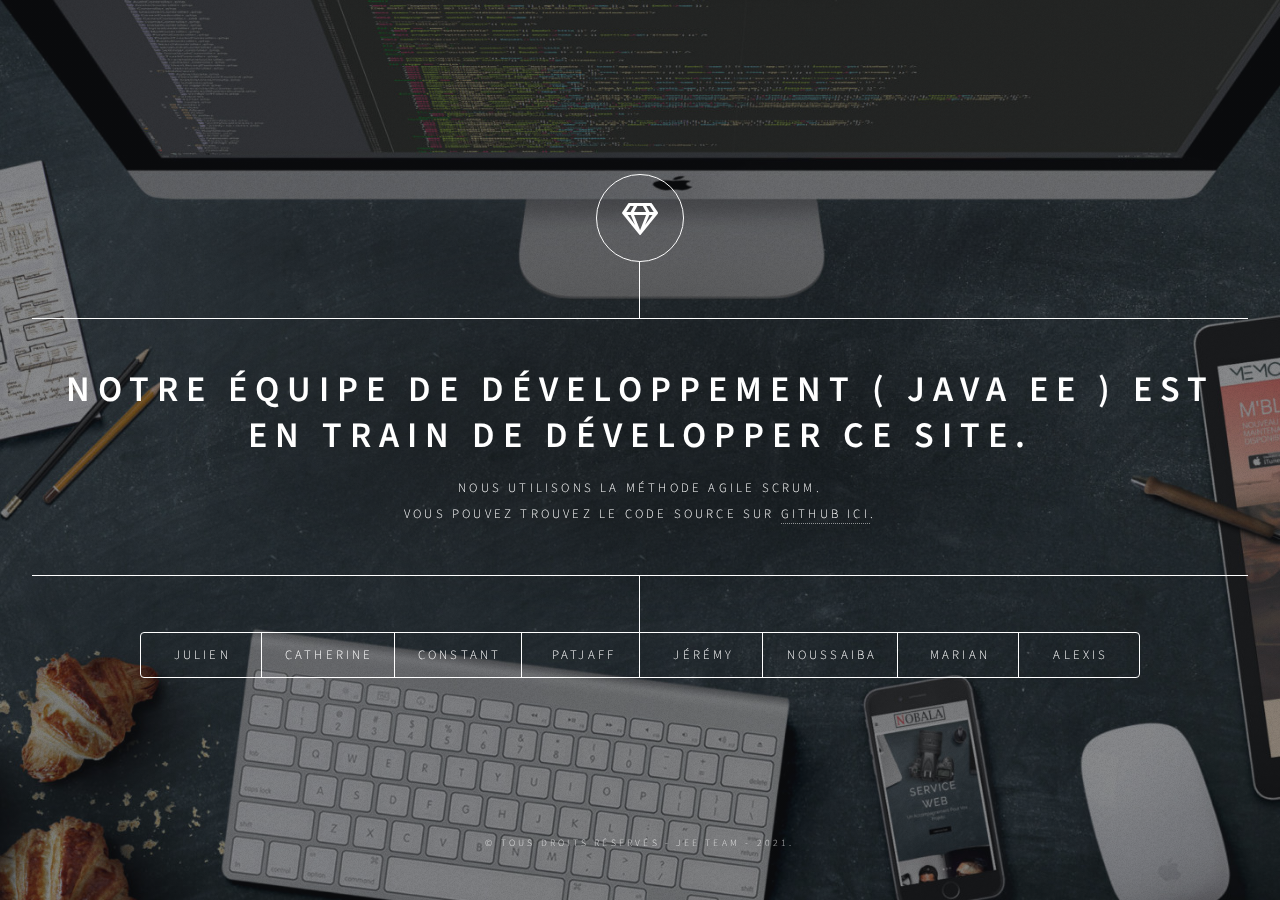
<file: index.html>
<!DOCTYPE HTML>
<!--
	Dimension by HTML5 UP
	html5up.net | @ajlkn
	Free for personal and commercial use under the CCA 3.0 license (html5up.net/license)
-->
<html>
	<head>
		<title>Dimension by HTML5 UP</title>
		<meta charset="utf-8" />
		<meta name="viewport" content="width=device-width, initial-scale=1, user-scalable=no" />
		<link rel="stylesheet" href="assets/css/main.css" />
		<noscript><link rel="stylesheet" href="assets/css/noscript.css" /></noscript>
	</head>
	<body class="is-preload">

		<!-- Wrapper -->
			<div id="wrapper">

				<!-- Header -->
					<header id="header">
						<div class="logo">
							<span class="icon fa-gem"></span>
						</div>
						<div class="content">
							<div class="inner">
								<h1>Notre équipe de développement ( Java EE )
									est en train de développer ce site.</h1>
								<p>Nous utilisons la méthode agile SCRUM.<br />
								vous pouvez trouvez le code source sur <a href="https://github.com/AnisDevFS/AnisDevFS.github.io">GitHub ici</a>.</p>
							</div>
						</div>
						<nav>
							<ul>
								<li><a href="pagesDevs/julien/index.html" target="_blank">Julien</a></li>
								<li><a href="http://scoopthemes.com/templates/Coming-Soon/" target="_blank">Catherine</a></li>
								<li><a target="_blank" href="pagesDevs/constant/constant.html">Constant</a></li>
								<li><a href="pagesDevs/patjaff/index.html" target="_blank">patjaff</a></li>
								<li><a href="http://scoopthemes.com/templates/Coming-Soon/" target="_blank">Jérémy</a></li>
								<li><a href="pagesDevs/Noussaiba/index.html" target="_blank">Noussaiba</a></li>
								<li><a target="_blank" href="http://scoopthemes.com/templates/Coming-Soon/">Marian</a></li>
								<li><a href="pagesDevs/Alexis/index.html" target="_blank">Alexis</a></li>
							</ul>
						</nav>
					</header>

				<!-- Main -->
					<div id="main">

						<!-- Intro -->
							<article id="intro">
								<h2 class="major">Intro</h2>
								<span class="image main"><img src="images/pic01.jpg" alt="" /></span>
								<p>Aenean ornare velit lacus, ac varius enim ullamcorper eu. Proin aliquam facilisis ante interdum congue. Integer mollis, nisl amet convallis, porttitor magna ullamcorper, amet egestas mauris. Ut magna finibus nisi nec lacinia. Nam maximus erat id euismod egestas. By the way, check out my <a href="#work">awesome work</a>.</p>
								<p>Lorem ipsum dolor sit amet, consectetur adipiscing elit. Duis dapibus rutrum facilisis. Class aptent taciti sociosqu ad litora torquent per conubia nostra, per inceptos himenaeos. Etiam tristique libero eu nibh porttitor fermentum. Nullam venenatis erat id vehicula viverra. Nunc ultrices eros ut ultricies condimentum. Mauris risus lacus, blandit sit amet venenatis non, bibendum vitae dolor. Nunc lorem mauris, fringilla in aliquam at, euismod in lectus. Pellentesque habitant morbi tristique senectus et netus et malesuada fames ac turpis egestas. In non lorem sit amet elit placerat maximus. Pellentesque aliquam maximus risus, vel sed vehicula.</p>
							</article>

						<!-- Work -->
							<article id="work">
								<h2 class="major">Work</h2>
								<span class="image main"><img src="images/pic02.jpg" alt="" /></span>
								<p>Adipiscing magna sed dolor elit. Praesent eleifend dignissim arcu, at eleifend sapien imperdiet ac. Aliquam erat volutpat. Praesent urna nisi, fringila lorem et vehicula lacinia quam. Integer sollicitudin mauris nec lorem luctus ultrices.</p>
								<p>Nullam et orci eu lorem consequat tincidunt vivamus et sagittis libero. Mauris aliquet magna magna sed nunc rhoncus pharetra. Pellentesque condimentum sem. In efficitur ligula tate urna. Maecenas laoreet massa vel lacinia pellentesque lorem ipsum dolor. Nullam et orci eu lorem consequat tincidunt. Vivamus et sagittis libero. Mauris aliquet magna magna sed nunc rhoncus amet feugiat tempus.</p>
							</article>

						<!-- About -->
							<article id="about">
								<h2 class="major">About</h2>
								<span class="image main"><img src="images/pic03.jpg" alt="" /></span>
								<p>Lorem ipsum dolor sit amet, consectetur et adipiscing elit. Praesent eleifend dignissim arcu, at eleifend sapien imperdiet ac. Aliquam erat volutpat. Praesent urna nisi, fringila lorem et vehicula lacinia quam. Integer sollicitudin mauris nec lorem luctus ultrices. Aliquam libero et malesuada fames ac ante ipsum primis in faucibus. Cras viverra ligula sit amet ex mollis mattis lorem ipsum dolor sit amet.</p>
							</article>

						<!-- Contact -->
							<article id="contact">
								<h2 class="major">Contact</h2>
								<form method="post" action="#">
									<div class="fields">
										<div class="field half">
											<label for="name">Name</label>
											<input type="text" name="name" id="name" />
										</div>
										<div class="field half">
											<label for="email">Email</label>
											<input type="text" name="email" id="email" />
										</div>
										<div class="field">
											<label for="message">Message</label>
											<textarea name="message" id="message" rows="4"></textarea>
										</div>
									</div>
									<ul class="actions">
										<li><input type="submit" value="Send Message" class="primary" /></li>
										<li><input type="reset" value="Reset" /></li>
									</ul>
								</form>
								<ul class="icons">
									<li><a href="#" class="icon brands fa-twitter"><span class="label">Twitter</span></a></li>
									<li><a href="#" class="icon brands fa-facebook-f"><span class="label">Facebook</span></a></li>
									<li><a href="#" class="icon brands fa-instagram"><span class="label">Instagram</span></a></li>
									<li><a href="#" class="icon brands fa-github"><span class="label">GitHub</span></a></li>
								</ul>
							</article>

						<!-- Elements -->
							<article id="elements">
								<h2 class="major">Elements</h2>

								<section>
									<h3 class="major">Text</h3>
									<p>This is <b>bold</b> and this is <strong>strong</strong>. This is <i>italic</i> and this is <em>emphasized</em>.
									This is <sup>superscript</sup> text and this is <sub>subscript</sub> text.
									This is <u>underlined</u> and this is code: <code>for (;;) { ... }</code>. Finally, <a href="#">this is a link</a>.</p>
									<hr />
									<h2>Heading Level 2</h2>
									<h3>Heading Level 3</h3>
									<h4>Heading Level 4</h4>
									<h5>Heading Level 5</h5>
									<h6>Heading Level 6</h6>
									<hr />
									<h4>Blockquote</h4>
									<blockquote>Fringilla nisl. Donec accumsan interdum nisi, quis tincidunt felis sagittis eget tempus euismod. Vestibulum ante ipsum primis in faucibus vestibulum. Blandit adipiscing eu felis iaculis volutpat ac adipiscing accumsan faucibus. Vestibulum ante ipsum primis in faucibus lorem ipsum dolor sit amet nullam adipiscing eu felis.</blockquote>
									<h4>Preformatted</h4>
									<pre><code>i = 0;

while (!deck.isInOrder()) {
    print 'Iteration ' + i;
    deck.shuffle();
    i++;
}

print 'It took ' + i + ' iterations to sort the deck.';</code></pre>
								</section>

								<section>
									<h3 class="major">Lists</h3>

									<h4>Unordered</h4>
									<ul>
										<li>Dolor pulvinar etiam.</li>
										<li>Sagittis adipiscing.</li>
										<li>Felis enim feugiat.</li>
									</ul>

									<h4>Alternate</h4>
									<ul class="alt">
										<li>Dolor pulvinar etiam.</li>
										<li>Sagittis adipiscing.</li>
										<li>Felis enim feugiat.</li>
									</ul>

									<h4>Ordered</h4>
									<ol>
										<li>Dolor pulvinar etiam.</li>
										<li>Etiam vel felis viverra.</li>
										<li>Felis enim feugiat.</li>
										<li>Dolor pulvinar etiam.</li>
										<li>Etiam vel felis lorem.</li>
										<li>Felis enim et feugiat.</li>
									</ol>
									<h4>Icons</h4>
									<ul class="icons">
										<li><a href="#" class="icon brands fa-twitter"><span class="label">Twitter</span></a></li>
										<li><a href="#" class="icon brands fa-facebook-f"><span class="label">Facebook</span></a></li>
										<li><a href="#" class="icon brands fa-instagram"><span class="label">Instagram</span></a></li>
										<li><a href="#" class="icon brands fa-github"><span class="label">Github</span></a></li>
									</ul>

									<h4>Actions</h4>
									<ul class="actions">
										<li><a href="#" class="button primary">Default</a></li>
										<li><a href="#" class="button">Default</a></li>
									</ul>
									<ul class="actions stacked">
										<li><a href="#" class="button primary">Default</a></li>
										<li><a href="#" class="button">Default</a></li>
									</ul>
								</section>

								<section>
									<h3 class="major">Table</h3>
									<h4>Default</h4>
									<div class="table-wrapper">
										<table>
											<thead>
												<tr>
													<th>Name</th>
													<th>Description</th>
													<th>Price</th>
												</tr>
											</thead>
											<tbody>
												<tr>
													<td>Item One</td>
													<td>Ante turpis integer aliquet porttitor.</td>
													<td>29.99</td>
												</tr>
												<tr>
													<td>Item Two</td>
													<td>Vis ac commodo adipiscing arcu aliquet.</td>
													<td>19.99</td>
												</tr>
												<tr>
													<td>Item Three</td>
													<td> Morbi faucibus arcu accumsan lorem.</td>
													<td>29.99</td>
												</tr>
												<tr>
													<td>Item Four</td>
													<td>Vitae integer tempus condimentum.</td>
													<td>19.99</td>
												</tr>
												<tr>
													<td>Item Five</td>
													<td>Ante turpis integer aliquet porttitor.</td>
													<td>29.99</td>
												</tr>
											</tbody>
											<tfoot>
												<tr>
													<td colspan="2"></td>
													<td>100.00</td>
												</tr>
											</tfoot>
										</table>
									</div>

									<h4>Alternate</h4>
									<div class="table-wrapper">
										<table class="alt">
											<thead>
												<tr>
													<th>Name</th>
													<th>Description</th>
													<th>Price</th>
												</tr>
											</thead>
											<tbody>
												<tr>
													<td>Item One</td>
													<td>Ante turpis integer aliquet porttitor.</td>
													<td>29.99</td>
												</tr>
												<tr>
													<td>Item Two</td>
													<td>Vis ac commodo adipiscing arcu aliquet.</td>
													<td>19.99</td>
												</tr>
												<tr>
													<td>Item Three</td>
													<td> Morbi faucibus arcu accumsan lorem.</td>
													<td>29.99</td>
												</tr>
												<tr>
													<td>Item Four</td>
													<td>Vitae integer tempus condimentum.</td>
													<td>19.99</td>
												</tr>
												<tr>
													<td>Item Five</td>
													<td>Ante turpis integer aliquet porttitor.</td>
													<td>29.99</td>
												</tr>
											</tbody>
											<tfoot>
												<tr>
													<td colspan="2"></td>
													<td>100.00</td>
												</tr>
											</tfoot>
										</table>
									</div>
								</section>

								<section>
									<h3 class="major">Buttons</h3>
									<ul class="actions">
										<li><a href="#" class="button primary">Primary</a></li>
										<li><a href="#" class="button">Default</a></li>
									</ul>
									<ul class="actions">
										<li><a href="#" class="button">Default</a></li>
										<li><a href="#" class="button small">Small</a></li>
									</ul>
									<ul class="actions">
										<li><a href="#" class="button primary icon solid fa-download">Icon</a></li>
										<li><a href="#" class="button icon solid fa-download">Icon</a></li>
									</ul>
									<ul class="actions">
										<li><span class="button primary disabled">Disabled</span></li>
										<li><span class="button disabled">Disabled</span></li>
									</ul>
								</section>

								<section>
									<h3 class="major">Form</h3>
									<form method="post" action="#">
										<div class="fields">
											<div class="field half">
												<label for="demo-name">Name</label>
												<input type="text" name="demo-name" id="demo-name" value="" placeholder="Jane Doe" />
											</div>
											<div class="field half">
												<label for="demo-email">Email</label>
												<input type="email" name="demo-email" id="demo-email" value="" placeholder="jane@untitled.tld" />
											</div>
											<div class="field">
												<label for="demo-category">Category</label>
												<select name="demo-category" id="demo-category">
													<option value="">-</option>
													<option value="1">Manufacturing</option>
													<option value="1">Shipping</option>
													<option value="1">Administration</option>
													<option value="1">Human Resources</option>
												</select>
											</div>
											<div class="field half">
												<input type="radio" id="demo-priority-low" name="demo-priority" checked>
												<label for="demo-priority-low">Low</label>
											</div>
											<div class="field half">
												<input type="radio" id="demo-priority-high" name="demo-priority">
												<label for="demo-priority-high">High</label>
											</div>
											<div class="field half">
												<input type="checkbox" id="demo-copy" name="demo-copy">
												<label for="demo-copy">Email me a copy</label>
											</div>
											<div class="field half">
												<input type="checkbox" id="demo-human" name="demo-human" checked>
												<label for="demo-human">Not a robot</label>
											</div>
											<div class="field">
												<label for="demo-message">Message</label>
												<textarea name="demo-message" id="demo-message" placeholder="Enter your message" rows="6"></textarea>
											</div>
										</div>
										<ul class="actions">
											<li><input type="submit" value="Send Message" class="primary" /></li>
											<li><input type="reset" value="Reset" /></li>
										</ul>
									</form>
								</section>

							</article>

					</div>

				<!-- Footer -->
					<footer id="footer">
						<p class="copyright">&copy; Tous droits réservés - JEE Team - 2021.</p>
					</footer>

			</div>

		<!-- BG -->
			<div id="bg"></div>

		<!-- Scripts -->
			<script src="assets/js/jquery.min.js"></script>
			<script src="assets/js/browser.min.js"></script>
			<script src="assets/js/breakpoints.min.js"></script>
			<script src="assets/js/util.js"></script>
			<script src="assets/js/main.js"></script>

	</body>
</html>
</file>
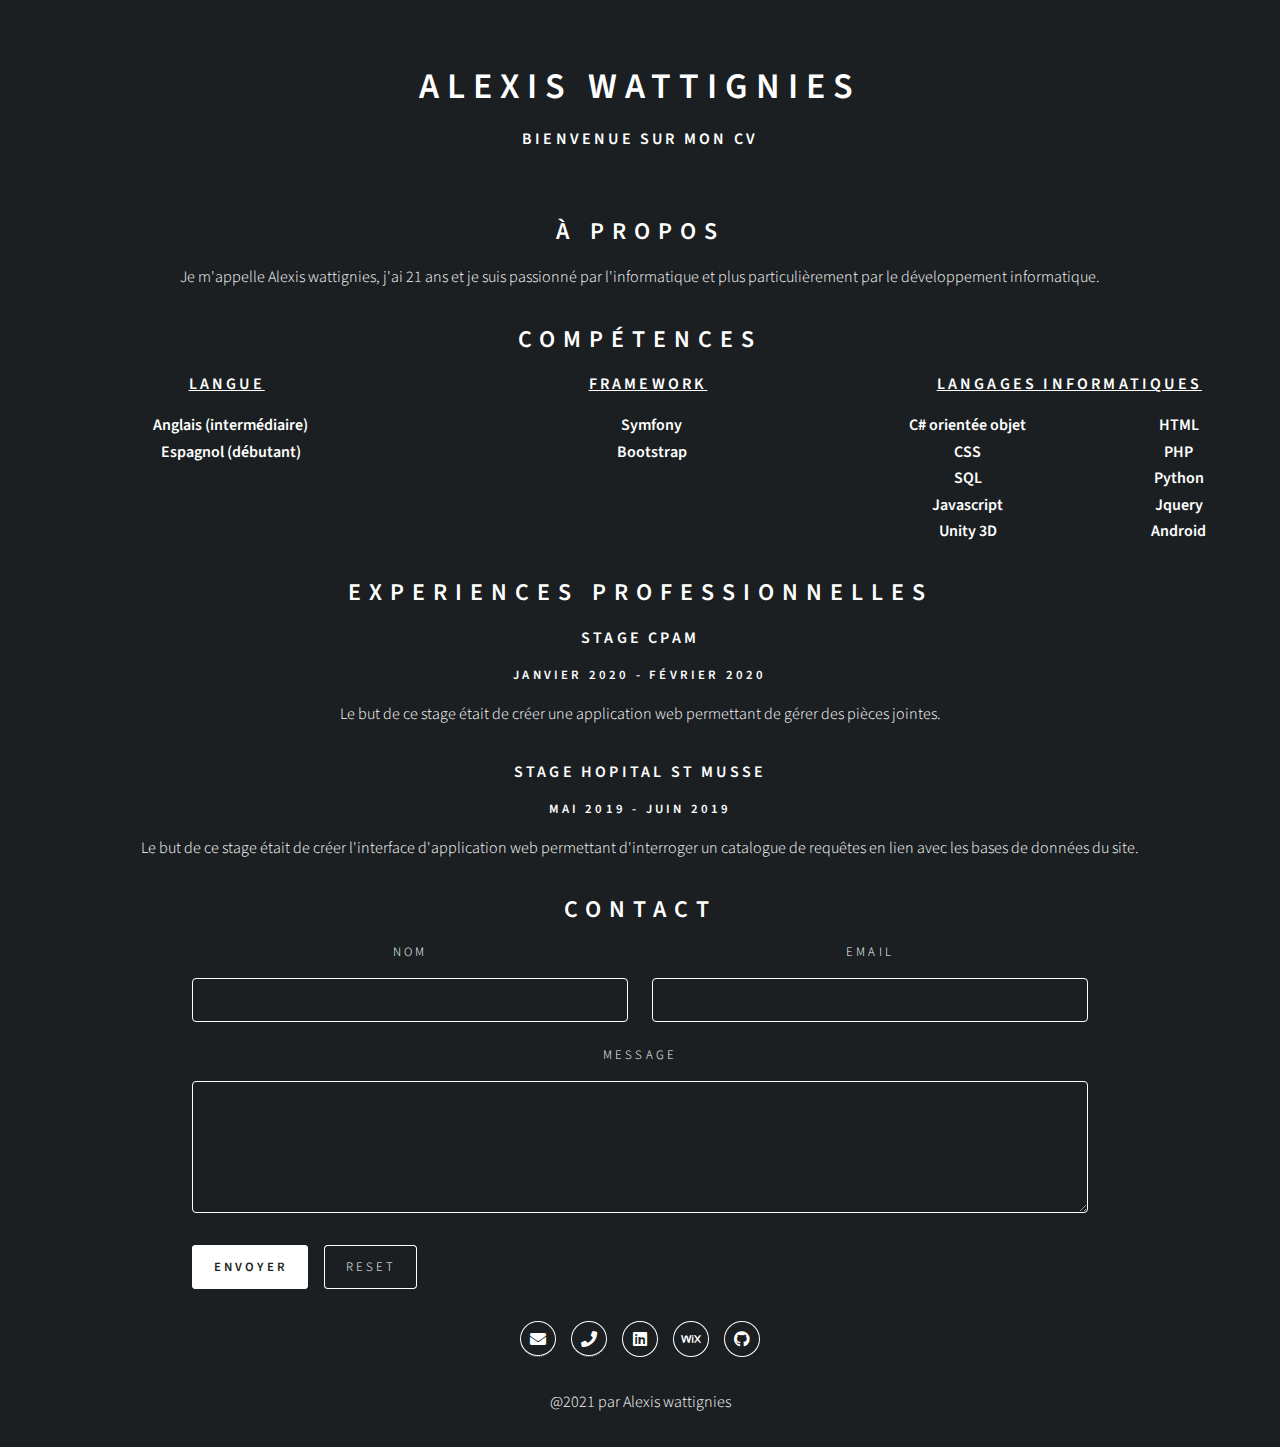
<file: pagesDevs/Alexis/index.html>
<!DOCTYPE html>
<html lang="en">

<head>
    <meta charset="UTF-8">
    <meta http-equiv="X-UA-Compatible" content="IE=edge">
    <meta name="viewport" content="width=device-width, initial-scale=1.0">
    <link rel="stylesheet" href="../../assets/css/main.css" />
    <link rel="stylesheet" href="style.css">
    <title>CV Alexis Wattignies</title>
</head>

<body>
    <main>
        <div class="titre">
            <h1>ALEXIS WATTIGNIES</h1>
            <h3>Bienvenue sur mon CV</h3>
        </div>
        <div class="presentation">
            <h2>À PROPOS</h2>
            <p>Je m'appelle Alexis wattignies, j'ai 21 ans et je suis passionné par l'informatique et plus
                particulièrement par
                le développement informatique.</p>
        </div>
        <div class="competences">
            <h2>Compétences</h2>
            <ul class="wrapper">
                <div class="langue">
                    <h3>Langue</h3>
                    <strong>
                        <li>Anglais (intermédiaire)</li>
                    </strong>
                    <strong>
                        <li>Espagnol (débutant)</li>
                    </strong>
                </div>
                <div>
                    <h3>Framework</h3>
                    <li><strong>Symfony</strong></li>
                    <li><strong>Bootstrap</strong></li>
                </div>
                <div class="langageInfo">
                    <h3>Langages informatiques</h3>
                    <div class="sub-wrapper">
                        <li><strong>C# orientée objet</strong>
                        </li>
                        </li>
                        <li><strong>HTML</strong>
                        </li>
                        <li><strong>CSS</strong>
                        </li>
                        <li><strong>PHP</strong>
                        </li>
                        <li><strong>SQL</strong>
                        </li>
                        <li><strong>Python</strong>
                        </li>
                        <li><strong>Javascript</strong>
                        </li>
                        <li><strong>Jquery</strong>
                        </li>
                        <li><strong>Unity 3D</strong>
                        </li>
                        <li><strong>Android</strong>
                        </li>
                    </div>
                </div>
            </ul>
        </div>

        <div class="experiences">
            <h2>Experiences professionnelles</h2>
            <div>
                <div>
                    <h3>STAGE CPAM</h3>
                    <h4>Janvier 2020 - Février 2020</h4>
                    <p>Le but de ce stage était de créer une application web permettant de gérer des pièces jointes.</p>
                </div>

                <div>
                    <h3>STAGE HOPITAL ST MUSSE</h3>
                    <h4>Mai 2019 - juin 2019</h4>
                    <p>Le but de ce stage était de créer l'interface d'application web permettant d'interroger un
                        catalogue de requêtes en lien avec les bases de données du site.</p>
                </div>
            </div>
        </div>

        <div class="contact">
            <h2>Contact</h2>
            <form method="post" action="#">
                <div class="fields">
                    <div class="field half">
                        <label for="nom">Nom</label>
                        <input type="text" name="nom" id="nom" />
                    </div>
                    <div class="field half">
                        <label for="email">Email</label>
                        <input type="text" name="email" id="email" />
                    </div>
                    <div class="field">
                        <label for="message">Message</label>
                        <textarea name="message" id="message" rows="4"></textarea>
                    </div>
                </div>
                <ul class="actions">
                    <li><input type="submit" value="Envoyer" class="primary" /></li>
                    <li><input type="reset" value="Reset" /></li>
                </ul>
            </form>
            <ul class="icons">
                <li><a href="mailto:alexis.wattignies83@gmail.com" target="_blank" class="fas fa-envelope"></a></li>
                <li><a href="tel:0627743266" class="fas fa-phone"></a></li>
                <li><a href="https://www.linkedin.com/in/alexis-wattignies-11277a172/" target="_blank"
                        class="icon brands fa-linkedin"><span class="label">Linkedin</span></a></li>
                <li><a href="https://alexiswattignies83.wixsite.com/website" target="_blank"
                        class="icon brands fa-wix"><span class="label">Wix</span></a></li>
                <li><a href="https://github.com/AlexWatti" target="_blank" class="icon brands fa-github"><span
                            class="label">GitHub</span></a></li>
            </ul>
        </div>
    </main>
</body>
<footer>
    <p>@2021 par Alexis wattignies</p>
</footer>

</html>
</file>
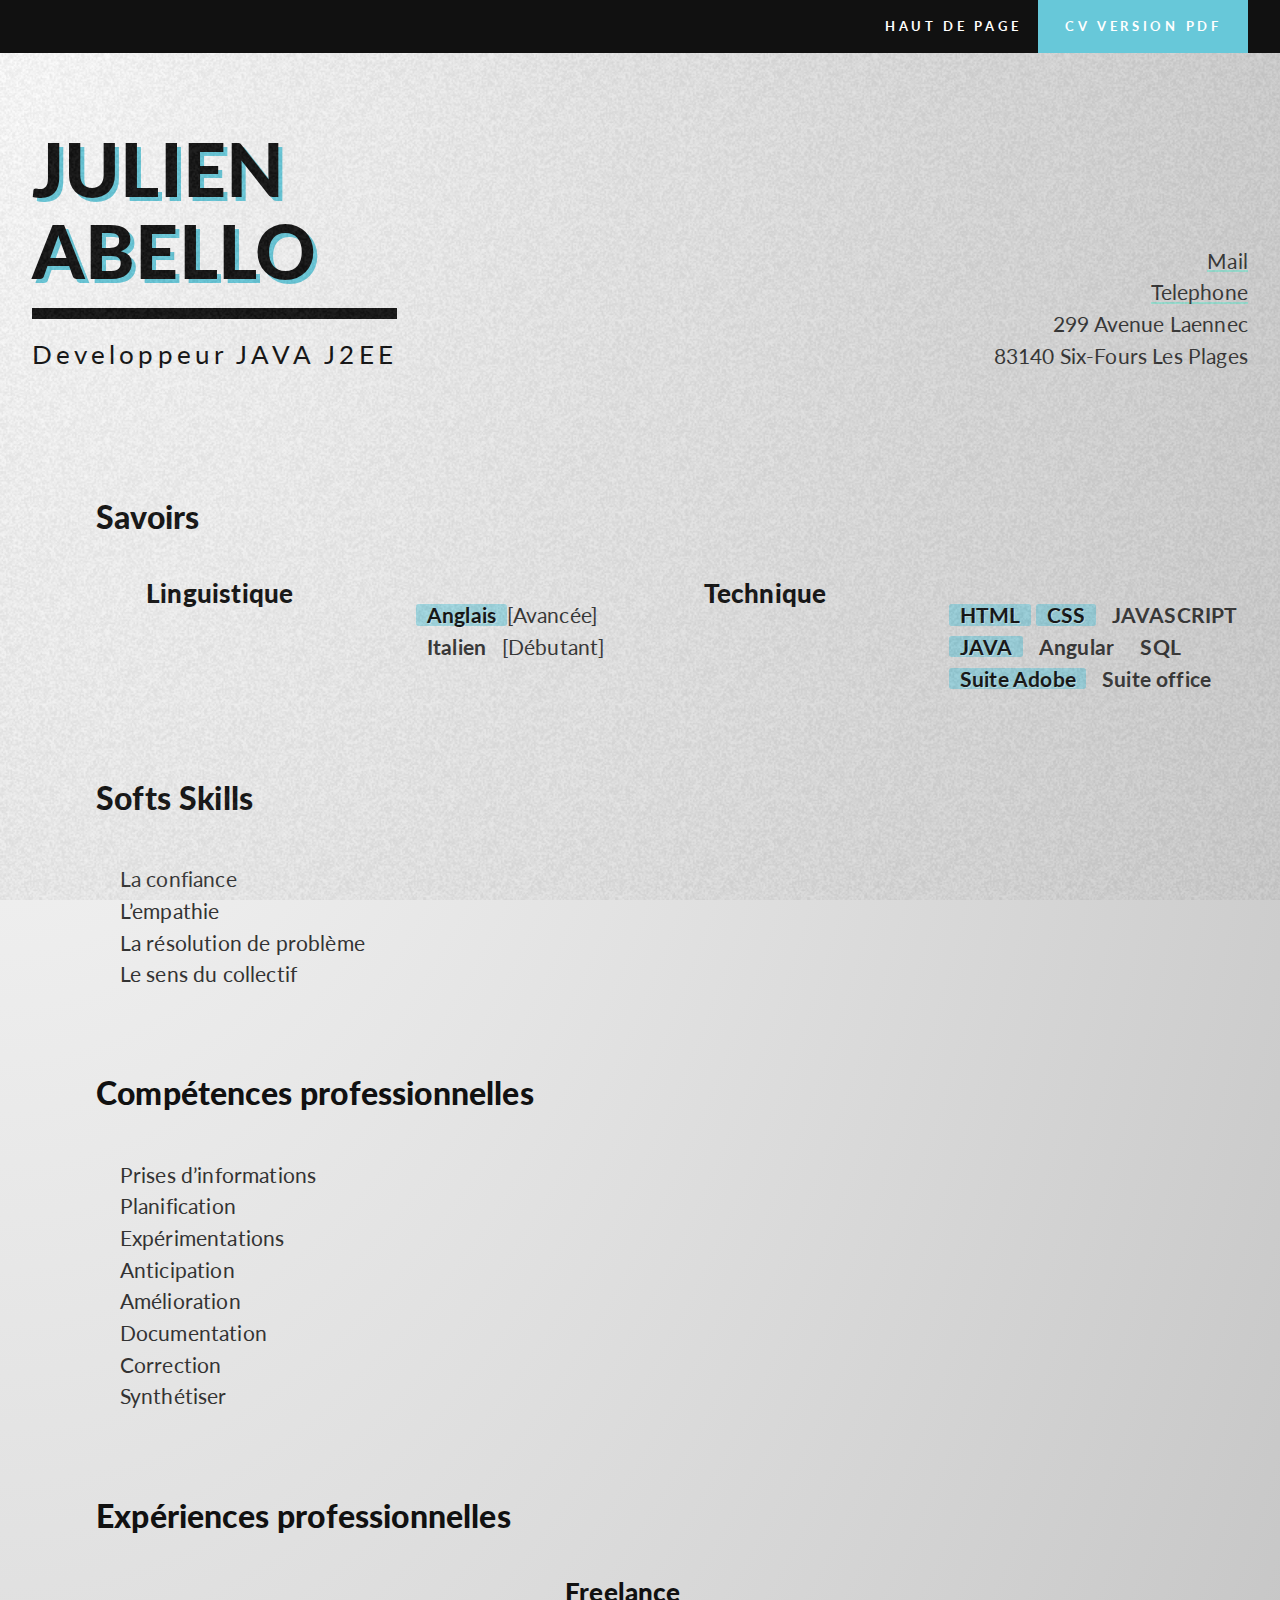
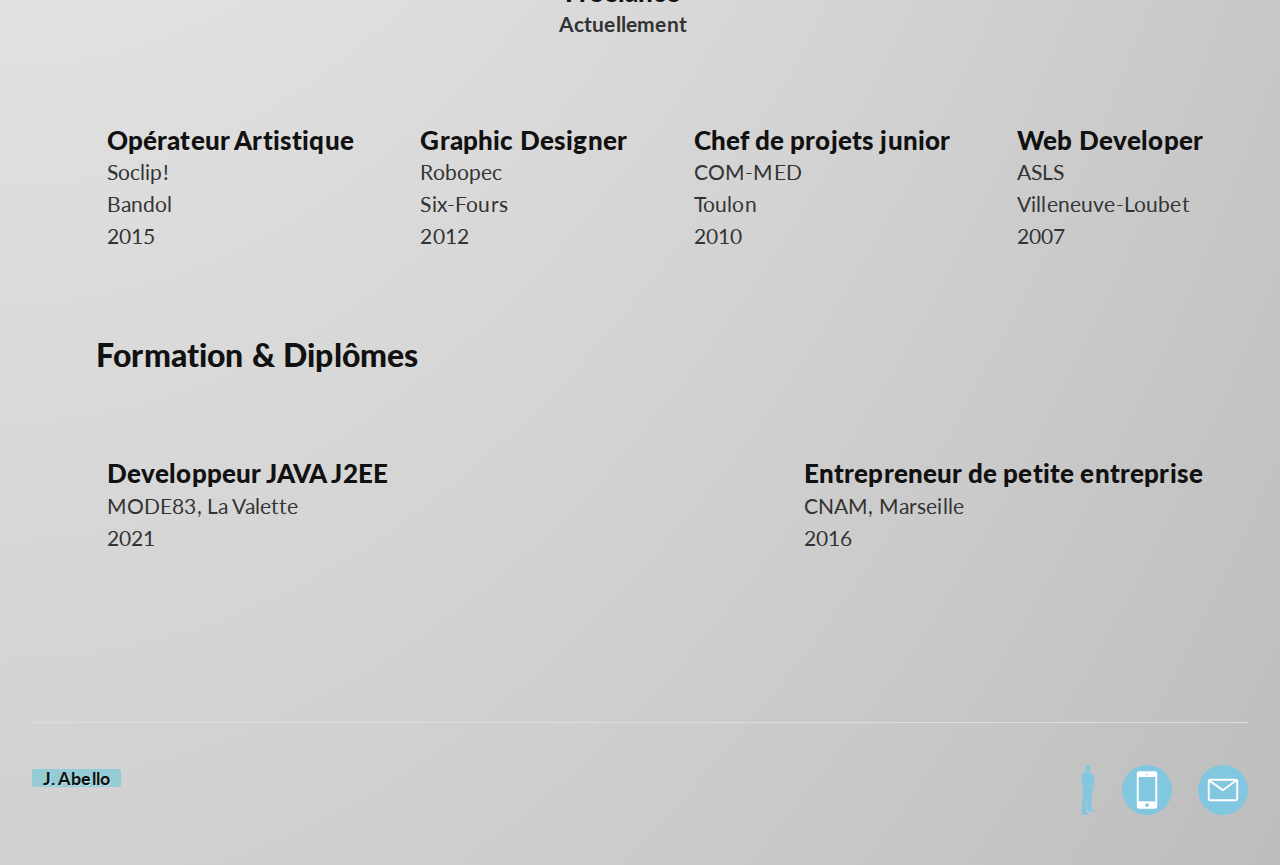
<file: pagesDevs/julien/index.html>
<!DOCTYPE html>
<html lang="fr">

<head>
  <meta charset="UTF-8">
  <meta http-equiv="X-UA-Compatible" content="IE=edge">
  <meta name="viewport" content="width=device-width, initial-scale=1.0">
  <title>CV Julien Abello</title>
  <meta name="description" content="Julien Abello Developpeur JAVA J2EE">
  <meta name="author" content="Abello Julien">
  <meta name="keywords" content="JAVA,Developpeur,Freelance,CV,Frontend,Fullstack,Backend">
  <link rel="icon" href="./img/favicon-152.png" type="image/x-icon" />
  <link rel="stylesheet" href="./css//style.css">
</head>

<body>
  <nav class="Navbar">
    <div class="l-Wrapper">
      <ul class="u-pullRight">
        <li>
          <a class="Navbar" href="#">
            Haut de page
          </a>
        </li>
        <li><a class="Navbar-btn Navbar-btn--main" href="./CV.pdf">
            CV Version PDF
          </a>
        </li>
      </ul>
    </div>
  </nav>
  <article class="l-Wrapper">

    <div class="l-Header">
      <div class="l-Header-col">
        <a href="">
          <h1 class="Title">
            <span class="u-shadow">
              Julien
              <br> Abello
            </span>
            <span class="Title-sub">Developpeur JAVA J2EE</span>
          </h1>
        </a>
      </div>
      <div class="l-Header-col Contact">
        <div>
          <a class="u-link" href="mailto:ghostofavalon@gmail.com">Mail</a>
        </div>
        <div>
          <a class="u-link" href="tel:+33760784464">Telephone</a>
        </div>
        <div>299 Avenue Laennec<br>83140 Six-Fours Les Plages</div>
      </div>
    </div>
    <section class="l-Section">
      <h2 class="l-Section-title">Savoirs</h2>
      <div class="l-Section-content">
        <h3 class="h3">Linguistique</h3>
        <ul>
          <li>
            <strong class="Tag">Anglais</strong>[Avancée]
          </li>
          <li><strong class="Tagless">Italien</strong> [Débutant]</li>
        </ul>
        <h3 class="h3">Technique</h3>
        <ul>
          <li>
            <strong class="Tag">HTML</strong>
            <strong class="Tag">CSS</strong>
            <strong class="Tagless">JAVASCRIPT</strong>
          </li>
          <li>
            <strong class="Tag">JAVA</strong>
            <strong class="Tagless">Angular</strong>
            <strong class="Tagless">SQL</strong>
          </li>
          <li>
            <strong class="Tag">Suite Adobe</strong>
            <strong class="Tagless">Suite office</strong>
          </li>
        </ul>
      </div>
    </section>
    <section class="l-Section">
      <h2 class="l-Section-title">Softs Skills</h2>
      <div class="l-Section-content">
        <ul>
          <li>La confiance</li>
          <li>L’empathie</li>
          <li>La résolution de problème</li>
          <li>Le sens du collectif</li>
        </ul>
      </div>
    </section>
    <section class="l-Section">
      <h2 class="l-Section-title">Compétences professionnelles</h2>
      <div class="l-Section-content">
        <ul>
          <li>Prises d’informations</li>
          <li>Planification</li>
          <li>Expérimentations</li>
          <li>Anticipation</li>
          <li>Amélioration</li>
          <li>Documentation</li>
          <li>Correction</li>
          <li>Synthétiser</li>
        </ul>
      </div>
    </section>
    <section class="l-Section">
      <h2 class="l-Section-title">Expériences professionnelles</h2>
      <div class="l-Section-group now">
        <h3>Freelance</h3>
        Actuellement
      </div>
      <div class="l-Section-content">
        <div class="l-Section-group">
          <h3>Opérateur Artistique</h3>
          Soclip!<br> Bandol
          <br>2015
        </div>
        <div class="l-Section-group">
          <h3>Graphic Designer</h3>
          Robopec<br> Six-Fours
          <br>2012
        </div>
        <div class="l-Section-group">
          <h3>Chef de projets junior</h3>
          COM-MED<br> Toulon
          <br>2010
        </div>
        <div class="l-Section-group">
          <h3>Web Developer</h3>
          ASLS<br> Villeneuve-Loubet
          <br>2007
        </div>
      </div>
    </section>
    <section class="l-Section">
      <h2 class="l-Section-title">Formation & Diplômes</h2>
      <div class="l-Section-content">
        <div class="l-Section-group">
          <h3>Developpeur JAVA J2EE</h3>
          MODE83, La Valette
          <br>2021
        </div>
        <div class="l-Section-group">
          <h3>Entrepreneur de petite entreprise</h3>
          CNAM, Marseille
          <br>2016
        </div>
      </div>
    </section>
  </article>
  <footer>
    <div class="l-Wrapper u-keyline">
      <div class="l-Footer">
        <div class="l-Footer-col">
          <strong class="Tag">J. Abello</strong>
        </div>
        <div class="l-Footer-col Contact">
          <a href="./CV.pdf" class="mobile"><svg viewBox="0 0 8.14 28.46">
              <defs>
                <style>
                  .cls-1 {
                    fill: #81c7df;
                  }
                  .cls-2 {
                    fill: #fff;
                  }
                </style>
              </defs>
              <g id="Calque_2" data-name="Calque 2">
                <g id="Calque_1-2" data-name="Calque 1">
                  <path class="cls-1"
                    d="M1.1,10.77l.36.51c-.06.15-.15.29-.22.44a2.62,2.62,0,0,0-.11,1.18c0,.36.07.72.11,1.08a1.34,1.34,0,0,1-.09.53,2.43,2.43,0,0,0-.07.66,11.16,11.16,0,0,0,.09,1.14c0,.35-.1,1,.1,1.24,0,.44,0,.87,0,1.31A4.05,4.05,0,0,1,1,20a10.72,10.72,0,0,0-.41,2.46,9.81,9.81,0,0,0,0,1.33,1.26,1.26,0,0,1-.05.58,1.88,1.88,0,0,0-.12.48c-.06.37,0,.74,0,1.1,0,.18,0,.95.34.73a1.67,1.67,0,0,0-.06.39,2.27,2.27,0,0,1,0,.45,1.06,1.06,0,0,0,0,.5,1.14,1.14,0,0,0,.42.16.68.68,0,0,0,.4,0,1.69,1.69,0,0,0,.38.19,2.78,2.78,0,0,0,.95.11,4.63,4.63,0,0,0,.91-.12l.43-.13c.15-.05.09-.37,0-.49s-.25-.23-.37-.32-.33-.27-.5-.38-.55-.36-.73-.64c0,0,.34,0,.12-.17.11,0,.22,0,.27-.08s0-.22,0-.31c0-.3,0-.6,0-.91,0-.58.11-1.15.15-1.73s.07-1.23.09-1.85a4.52,4.52,0,0,1,.28-1.71,5.21,5.21,0,0,1-.11,1.84c0,.7.09,1.35.11,2a4.3,4.3,0,0,0,.1,1.08,1.8,1.8,0,0,1,.05.46.44.44,0,0,0,.12.35c.17.16.09.6.09.82s.49.29.69.3a1.55,1.55,0,0,0,.43,0c.12,0,.24.05.37.09a3.7,3.7,0,0,0,.94.16,4.45,4.45,0,0,0,1,0c.19,0,.76-.13.75-.36a.77.77,0,0,0-.09-.39c-.06-.1-.25-.12-.37-.15a1.39,1.39,0,0,1-.78-.25c-.1-.05-.11-.14-.21-.14a.66.66,0,0,1-.3-.12c-.1-.05-.19,0-.24-.12a.06.06,0,0,0-.09,0A1.24,1.24,0,0,0,5.92,25c.16,0,.25.2.39.27C6.25,25.11,6,25,6,24.9a1.08,1.08,0,0,0,0-.53,6.39,6.39,0,0,1,0-1.31,14,14,0,0,0,0-2.59A9.68,9.68,0,0,1,6.05,18c0-.41.09-.81.11-1.21s0-.91,0-1.37c0-.21,0-.42,0-.63s0-.19.07-.26l.21-.14a3.31,3.31,0,0,0,.77-.77,1.66,1.66,0,0,0,.39-1,9.28,9.28,0,0,1,0-1.18,8.11,8.11,0,0,0,.11-1.2c0-.19,0-.36,0-.55a2.28,2.28,0,0,0,0-.58,1.77,1.77,0,0,0-.28-.9.55.55,0,0,1-.2-.43,1.83,1.83,0,0,0,0-.66,5.8,5.8,0,0,1-.13-1,.88.88,0,0,0-.13-.49,4,4,0,0,0-.41-.41C6.21,5,5.89,5,5.67,4.83s-.56-.33-.84-.53,0-.82,0-1,0-.31.18-.32.17-.26.18-.37a6.22,6.22,0,0,1,.06-.86c0-.14.07-.21,0-.35s0-.12,0-.17-.09,0-.09-.11.13.07.13.11C5.29,1,5,.92,5,.76S5,.62,4.88.53s-.15,0-.15-.16L4.38.21A5.38,5.38,0,0,1,3.77,0s0,.09,0,.06h0a.18.18,0,0,0-.12.08h0s0,0,0,0-.08,0-.12,0-.05.14-.06,0,0,.1,0,.12S3.17.18,3,.31A.54.54,0,0,0,3,.68C2.9.6,2.8.79,2.73.85a.65.65,0,0,0-.26.31s.06,0,.09,0,0,.06,0,0-.07.73,0,.72a.09.09,0,0,1,.07,0,2.85,2.85,0,0,0,.09.91.5.5,0,0,0,.1.19c.11,0,.13,0,.14.08A5,5,0,0,1,3,3.7,1.22,1.22,0,0,1,3,4c0,.13-.11.09-.22.1a5.59,5.59,0,0,0-.59.11c-.37.09-.69.29-1,.38a.57.57,0,0,0-.41.6,1.81,1.81,0,0,1-.14.49,4.8,4.8,0,0,0-.15.63,3.08,3.08,0,0,0,0,.61,1.59,1.59,0,0,1-.15.5c-.11.4-.12.83-.2,1.23a1.28,1.28,0,0,0,0,.55,4.59,4.59,0,0,1,.33.44,11.94,11.94,0,0,0,.74,1.16M2.6,1.15s0,0,0,0m0,0s0,0,0,0m.05,0s0,0,0,0M5,.64H5M6,8.9c.08.45.36.8.31,1.28A5.63,5.63,0,0,1,6.8,12a2.08,2.08,0,0,1-.07.5.76.76,0,0,0-.36.11.88.88,0,0,0-.36.55A11.43,11.43,0,0,0,6,12c0-.17,0-.34,0-.51s0-.38,0-.57a5.08,5.08,0,0,0-.15-1A1.37,1.37,0,0,1,6,8.9M3.1.3s0,0,0,0M3,.52s0,0,0,0M3,.4s0,0,0,0M2.53,26.26c.07,0,.21-.06.22.06s-.19.05-.22-.06M1.47,8.6c.06,0,.08-.06.12-.1a2.33,2.33,0,0,1,.57,1.89c-.31-.56-.36-1.23-.69-1.79" />
                </g>
              </g>
            </svg></a>
          <a href="tel:+33760784464"><svg viewBox="0 0 16.21 16.21">
              <g id="Calque_2" data-name="Calque 2">
                <g id="Calque_1-2" data-name="Calque 1">
                  <path class="cls-1" d="M16.21,8.1A8.11,8.11,0,1,1,8.1,0a8.11,8.11,0,0,1,8.11,8.1" />
                  <path class="cls-2"
                    d="M10.66,2H5.55a.76.76,0,0,0-.76.76V13.43a.76.76,0,0,0,.76.75h5.11a.76.76,0,0,0,.76-.75V2.78A.76.76,0,0,0,10.66,2m-3,1a.06.06,0,0,1,.06-.06h.81A.06.06,0,0,1,8.57,3h0a.06.06,0,0,1-.06.06H7.7A.06.06,0,0,1,7.64,3ZM8.11,13.6a.61.61,0,1,1,.6-.6.6.6,0,0,1-.6.6m2.68-1.79-5.37-.05V3.91h5.37Z" />
                </g>
              </g>
            </svg></a>
          <a href="mailto:ghostofavalon@gmail.com"><svg viewBox="0 0 16.21 16.21">
              <g id="Calque_2" data-name="Calque 2">
                <g id="Calque_1-2" data-name="Calque 1">
                  <path class="cls-1" d="M16.21,8.1A8.11,8.11,0,1,1,8.1,0a8.11,8.11,0,0,1,8.11,8.1" />
                  <path class="cls-2"
                    d="M4.08,11.74a.9.9,0,0,1-.9-.9V5.36a.89.89,0,0,1,.9-.89h8.05a.91.91,0,0,1,.9.89v5.48a.91.91,0,0,1-.9.9ZM3.8,5.36v5.48a.27.27,0,0,0,.28.28h8.05a.29.29,0,0,0,.28-.28V5.36a.28.28,0,0,0-.28-.27h-8a.27.27,0,0,0-.28.27" />
                  <rect class="cls-2" x="7.5" y="6.24" width="5.5" height="0.62"
                    transform="translate(-1.89 7.25) rotate(-35.86)" />
                  <path class="cls-2" d="M8.2,7.9,3.9,4.81a.31.31,0,0,0-.35.51l4.3,3.09A.31.31,0,0,0,8.2,7.9" />
                </g>
              </g>
            </svg></a>
        </div>
      </div>
    </div>
  </footer>
  <div class="fx">
    <canvas id="canvas"></canvas>
  </div>
  <script src="./js/main.js"></script>
</body>

</html>
</file>
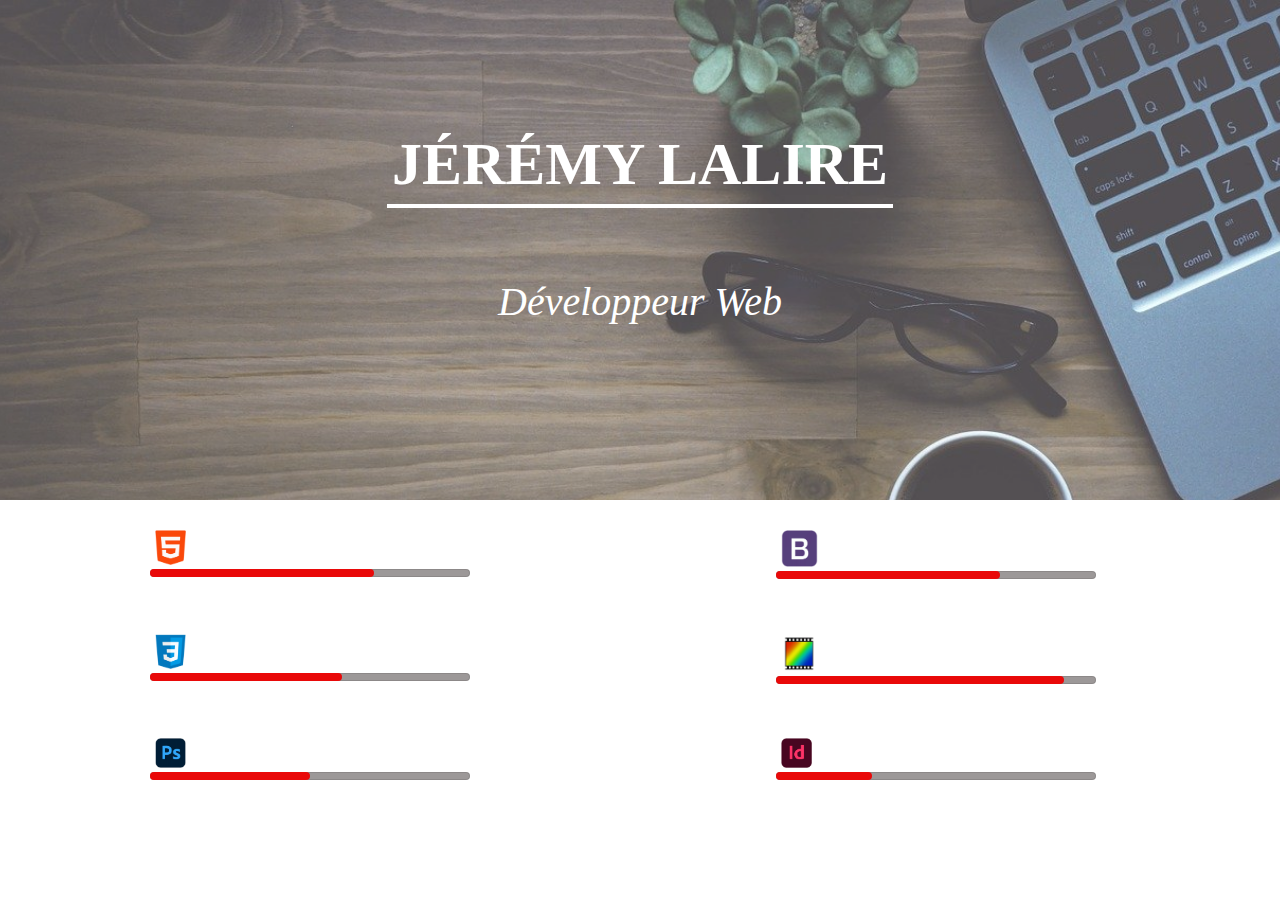
<file: pagesDevs/Jérémy/index.html>
<!DOCTYPE html>
<html lang="fr">

<head>
    <meta charset="UTF-8">
    <meta http-equiv="X-UA-Compatible" content="IE=edge">
    <meta name="viewport" content="width=device-width, initial-scale=1.0">
    <title>C.V Jérémy Lalire</title>
    <meta name="description" content="Passionné par le web et la création graphique, je suis actuellement en formation J2EE. 
    Mes qualités : flexibilité, autonomie, sens créatif, curiosité. Plusieurs logiciels maîtrisés, comme GIMP et Photofiltre,
    ainsi que des langages informatiques">

    <link rel="stylesheet" href="style.css">
</head>

<body>


    <div class="parallax">
        <div class="leh2">
            <h2>JÉRÉMY LALIRE</h2>
        </div>
        <p>Développeur Web</p>
    </div>

    <div class="introduction">
        <div class="wrapper">

            <div class="html">
                <div>
                <img src="img/imagehtml.gif" class="imagehtml" alt=""></div>
                <div class="bar">
                    <div class="percentage has-tip" style="width: 70%" data-perc="50%"> </div>
                </div>
            </div>

            <div class="css">
                <div><img src="img/imagecss.gif" class="imagecss" alt=""></div>
                <div class="bar">
                    <div class="percentage has-tip" style="width: 60%" data-perc="50%"> </div>
                    </div>
                </div>

                <div class="bootstrap">
                    <div><img src="img/imageboot.gif" class="imageboot" alt=""> </div>
                    <div class="bar">
                        <div class="percentage has-tip" style="width: 70%" data-perc="50%"></div>
                        </div>
                    </div>

                    <div class="photofiltre">
                        <div><img src="img/imagephotofiltre.gif" class="imagephotofiltre" alt=""> </div>
                        <div class="bar">
                            <div class="percentage has-tip" style="width: 90%" data-perc="50%">
                            </div>
                        </div>
                    </div>

                    <div class="photoshop">
                        <div><img src="img/imageps.gif" class="imageps" alt=""> </div>
                        <div class="bar">
                            <div class="percentage has-tip" style="width: 50%" data-perc="50%"> </div>
                        </div>
                    </div>

                    <div class="indesign">
                        <div><img src="img/imageid.gif" class="imageid" alt=""> </div>
                        <div class="bar">
                            <div class="percentage has-tip" style="width: 30%" data-perc="50%"> </div>
                        </div>
                    </div>

                </div>




</body>

</html>
</file>
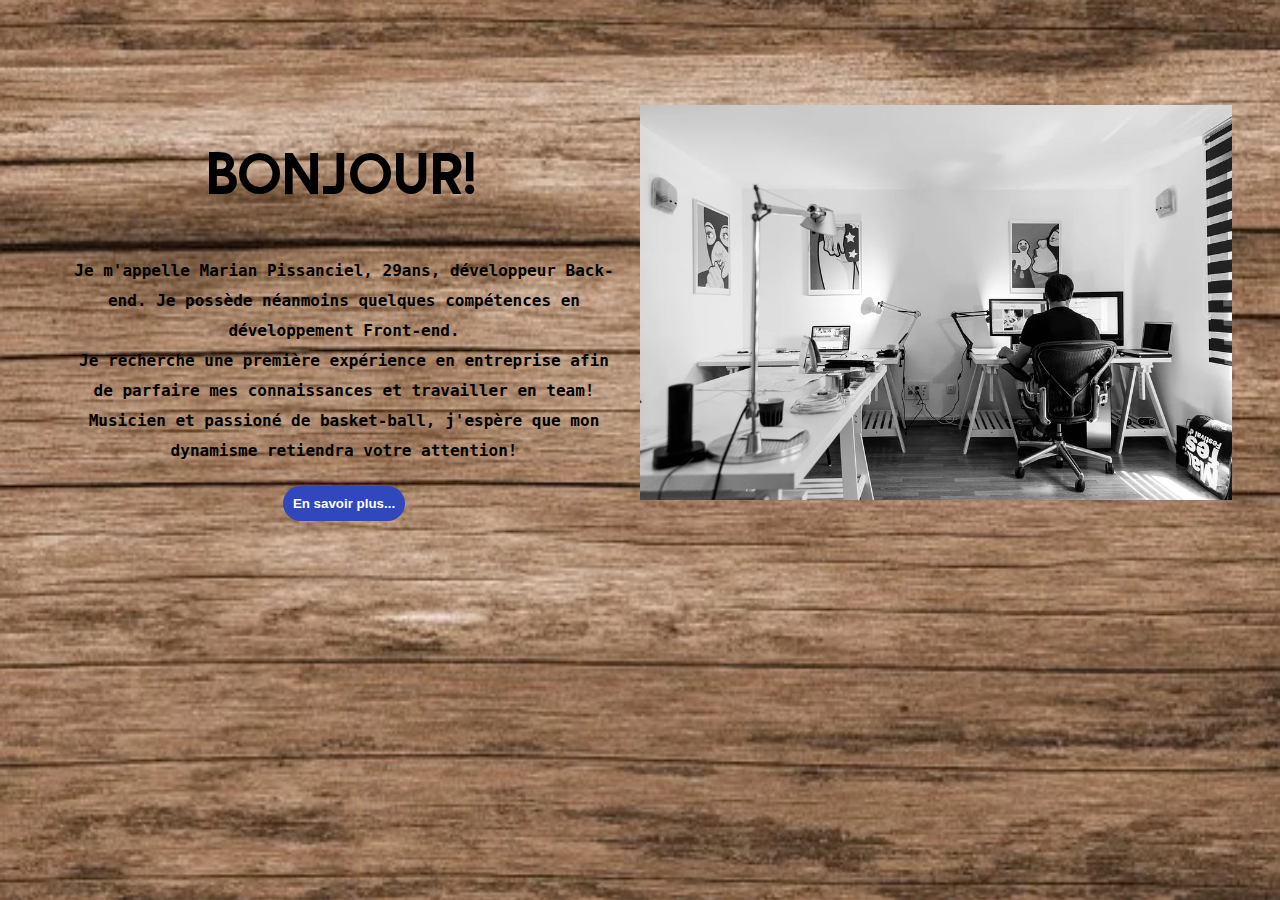
<file: pagesDevs/marian/index.html>
<!DOCTYPE html>
<html lang="fr">
<head>
    <meta charset="UTF-8">
    <meta http-equiv="X-UA-Compatible" content="IE=edge">
    <meta name="viewport" content="width=device-width, initial-scale=1.0">
    <title>Marian</title>
    <link rel="stylesheet" href="style.css">
</head>
<body>
    <main>
        <section>
            <div id="flex">
                <div>
                    <h2>Bonjour!</h2>
                    <p>Je m'appelle Marian Pissanciel, 29ans, développeur Back-end. Je possède néanmoins quelques compétences en développement Front-end.<br> Je recherche une première expérience en entreprise afin de parfaire mes connaissances et travailler en team!<br>
                        Musicien et passioné de basket-ball, j'espère que mon dynamisme retiendra votre attention!
                    </p>
                    <a href="cv.html"><button>En savoir plus...</button></a>
                </div>
                <div>
                    <img src="img/presentation.webp" alt="Bureau web développement">
                </div>
            </div>
        </section>
    </main>
</body>
</html>
</file>
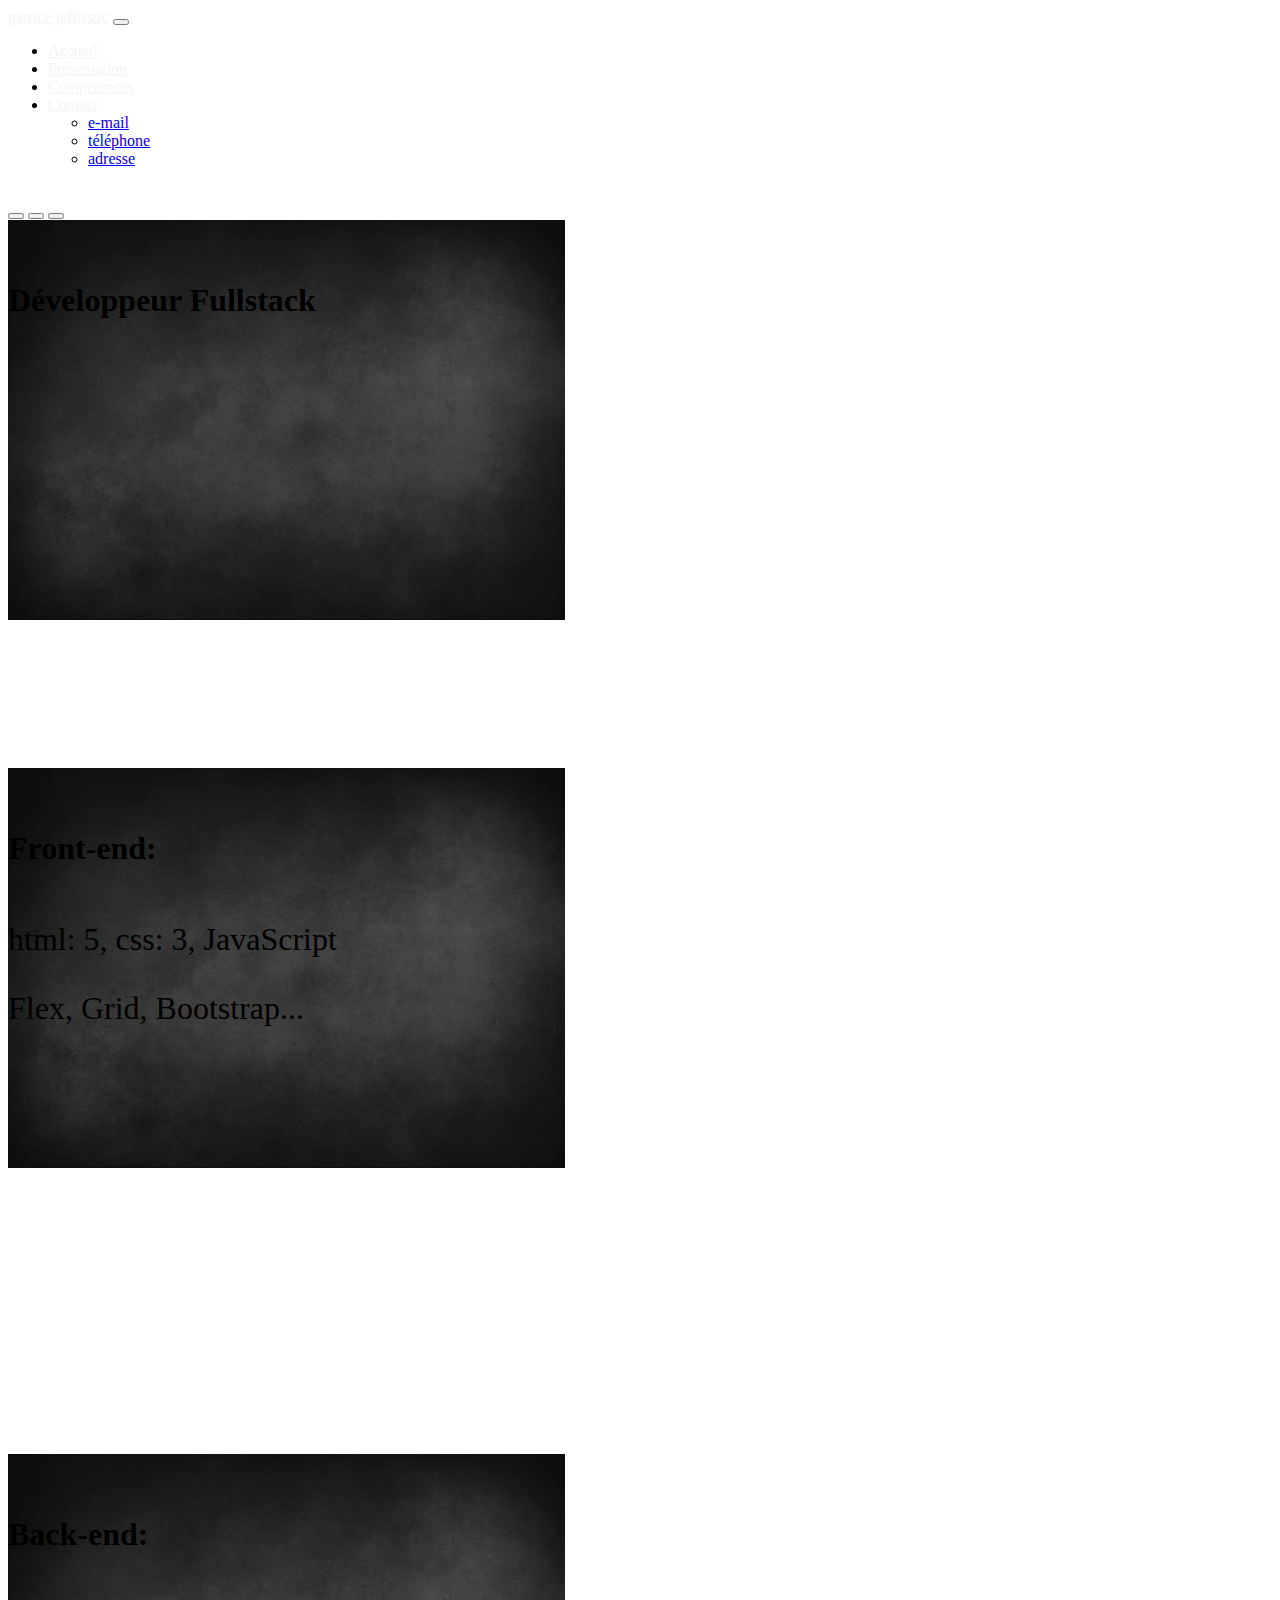
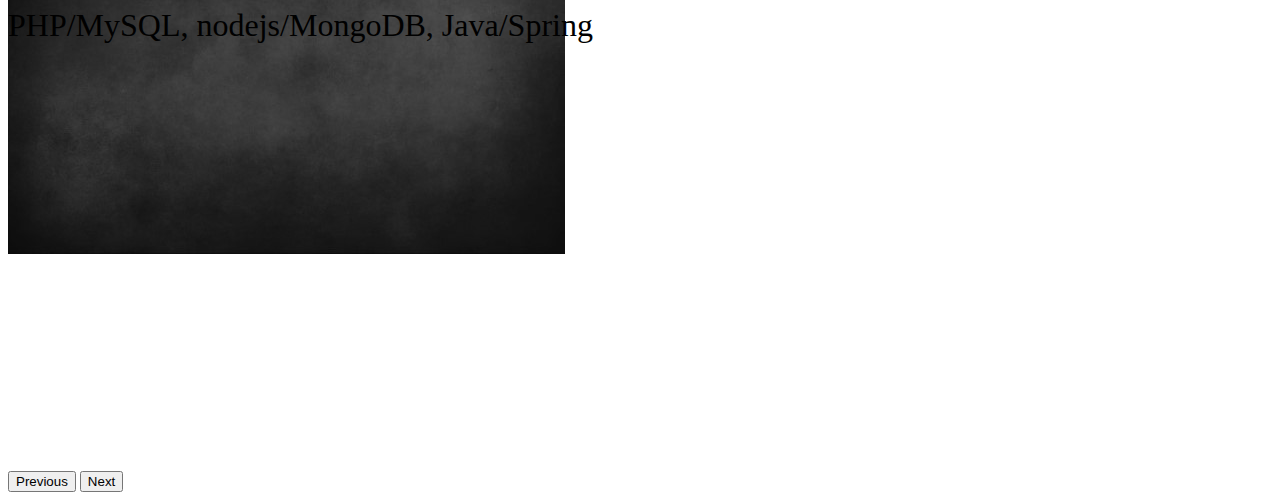
<file: pagesDevs/patjaff/index.html>
<!DOCTYPE html>
<html lang="fr">

<head>

  <meta charset="UTF-8">
  <meta http-equiv="X-UA-Compatible" content="IE=edge">
  <meta name="viewport" content="width=device-width, initial-scale=1.0">
  <title>patjaff cv en ligne</title>
  <link href="https://cdn.jsdelivr.net/npm/bootstrap@5.0.1/dist/css/bootstrap.min.css" rel="stylesheet"
  integrity="sha384-+0n0xVW2eSR5OomGNYDnhzAbDsOXxcvSN1TPprVMTNDbiYZCxYbOOl7+AMvyTG2x" crossorigin="anonymous">
  <link rel="stylesheet" href="css/style.css">
</head>

<body>
  <header>
    <nav class="navbar navbar-expand-lg navbar-light bg-primary">
      <div class="container-fluid">
        <a class="navbar-brand" href="#">patrice jaffrézic</a>
        <button class="navbar-toggler navbar-dark" type="button" data-bs-toggle="collapse" data-bs-target="#navbarNavDropdown"
          aria-controls="navbarNavDropdown" aria-expanded="false" aria-label="Toggle navigation">
          <span class="navbar-toggler-icon"></span>
        </button>
        <div class="collapse navbar-collapse" id="navbarNavDropdown">
          <ul class="navbar-nav">
            <li class="nav-item">
              <a class="nav-link active" aria-current="page" href="#carouselExampleCaptions">Accueil</a>
            </li>
            <li class="nav-item">
              <a class="nav-link" href="#">Présentation</a>
            </li>
            <li class="nav-item">
              <a class="nav-link" href="#">Compétences</a>
            </li>
            <li class="nav-item dropdown">
              <a class="nav-link dropdown-toggle" href="#" id="navbarDropdownMenuLink" role="button"
                data-bs-toggle="dropdown" aria-expanded="false">
                Contact
              </a>
              <ul class="dropdown-menu" aria-labelledby="navbarDropdownMenuLink">
                <li><a class="dropdown-item" href="#">e-mail</a></li>
                <li><a class="dropdown-item" href="#">téléphone</a></li>
                <li><a class="dropdown-item" href="#">adresse</a></li>
              </ul>
            </li>
          </ul>
        </div>
      </div>
    </nav>
  </header>
  <div>&nbsp;</div>
  <main>
    <div class="container">
      <div id="carouselExampleCaptions" class="carousel slide" data-bs-ride="carousel">
        <div class="carousel-indicators">
          <button type="button" data-bs-target="#carouselExampleCaptions" data-bs-slide-to="0" class="active" aria-current="true" aria-label="Slide 1"></button>
          <button type="button" data-bs-target="#carouselExampleCaptions" data-bs-slide-to="1" aria-label="Slide 2"></button>
          <button type="button" data-bs-target="#carouselExampleCaptions" data-bs-slide-to="2" aria-label="Slide 3"></button>
        </div>
        <div class="carousel-inner">
          <div class="carousel-item active">
            <img src="css/img/texture-petite-2.jpg" class="d-block w-100" alt="...">
            <div class="carousel-caption d-none d-md-block">
              <h5>Développeur Fullstack</h5>
              <p></p>
            </div>
          </div>
          <div class="carousel-item">
            <img src="css/img/texture-petite-2.jpg" class="d-block w-100" alt="...">
            <div class="carousel-caption d-none d-md-block">
              <h5>Front-end:</h5>
              <p>html: 5, css: 3, JavaScript</p>
              <p>Flex, Grid, Bootstrap...</p>
            </div>
          </div>
          <div class="carousel-item">
            <img src="css/img/texture-petite-2.jpg" class="d-block w-100" alt="...">
            <div class="carousel-caption d-none d-md-block">
              <h5>Back-end:</h5>
              <p>PHP/MySQL, nodejs/MongoDB, Java/Spring</p>
            </div>
          </div>
        </div>
        <button class="carousel-control-prev" type="button" data-bs-target="#carouselExampleCaptions" data-bs-slide="prev">
          <span class="carousel-control-prev-icon" aria-hidden="true"></span>
          <span class="visually-hidden">Previous</span>
        </button>
        <button class="carousel-control-next" type="button" data-bs-target="#carouselExampleCaptions" data-bs-slide="next">
          <span class="carousel-control-next-icon" aria-hidden="true"></span>
          <span class="visually-hidden">Next</span>
        </button>
      </div>
    </div>
  </main>
  <footer></footer>
  <script src="https://cdn.jsdelivr.net/npm/bootstrap@5.0.1/dist/js/bootstrap.bundle.min.js"
    integrity="sha384-gtEjrD/SeCtmISkJkNUaaKMoLD0//ElJ19smozuHV6z3Iehds+3Ulb9Bn9Plx0x4"
    crossorigin="anonymous"></script>
</body>

</html>
</file>
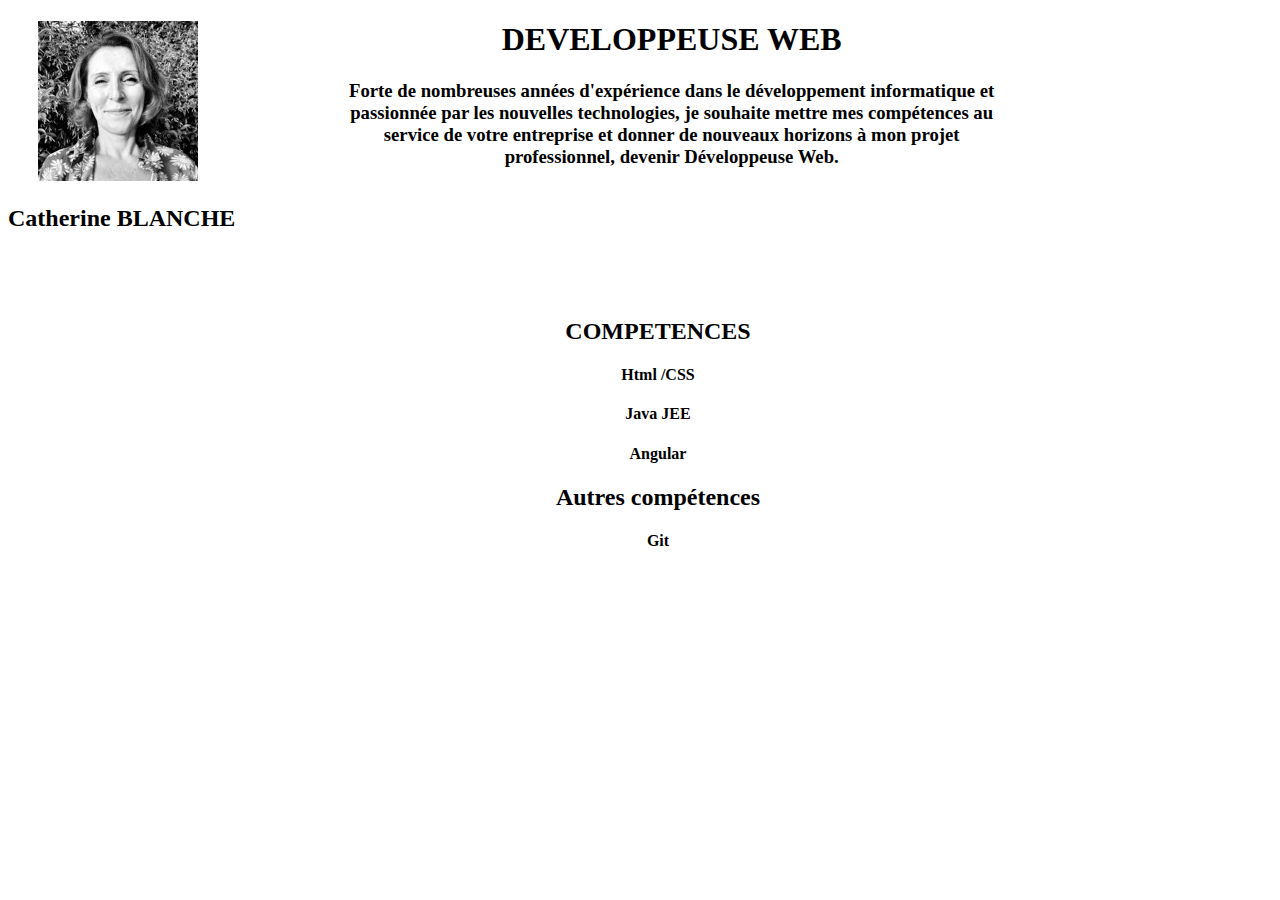
<file: pagesDevs/catherine/catherine.html>
<!DOCTYPE html>
<html lang="en">
<head>
    <meta charset="UTF-8">
    <meta http-equiv="X-UA-Compatible" content="IE=edge">
    <meta name="viewport" content="width=device-width, initial-scale=1.0">
    <link rel="stylesheet" href="style.css">
    <title>Page Catherine</title>
</head>
<body>
 <div class = "presentation">
    <div class="photo-nom">
            <img src="Catherine-photo.jpg">
            <h2>Catherine BLANCHE</h2>  
    </div> 
    <div class = "poste">         
        <h1>DEVELOPPEUSE WEB</h1>
        <h3>Forte de nombreuses années d'expérience dans le développement informatique et passionnée par les nouvelles technologies, je souhaite mettre mes compétences au service de votre entreprise et donner de nouveaux horizons à mon projet professionnel, devenir Développeuse Web.</h3> 
    </div> 
 </div>
 <div class = "competences">
     <h2>COMPETENCES</h2>
     <h4>Html /CSS</h4>
     <h4>Java JEE</h4>
     <h4>Angular</h4>
     <h2>Autres compétences</h2>
     <h4>Git</h4>
 </div>

 
    

</body>
</html>
</file>
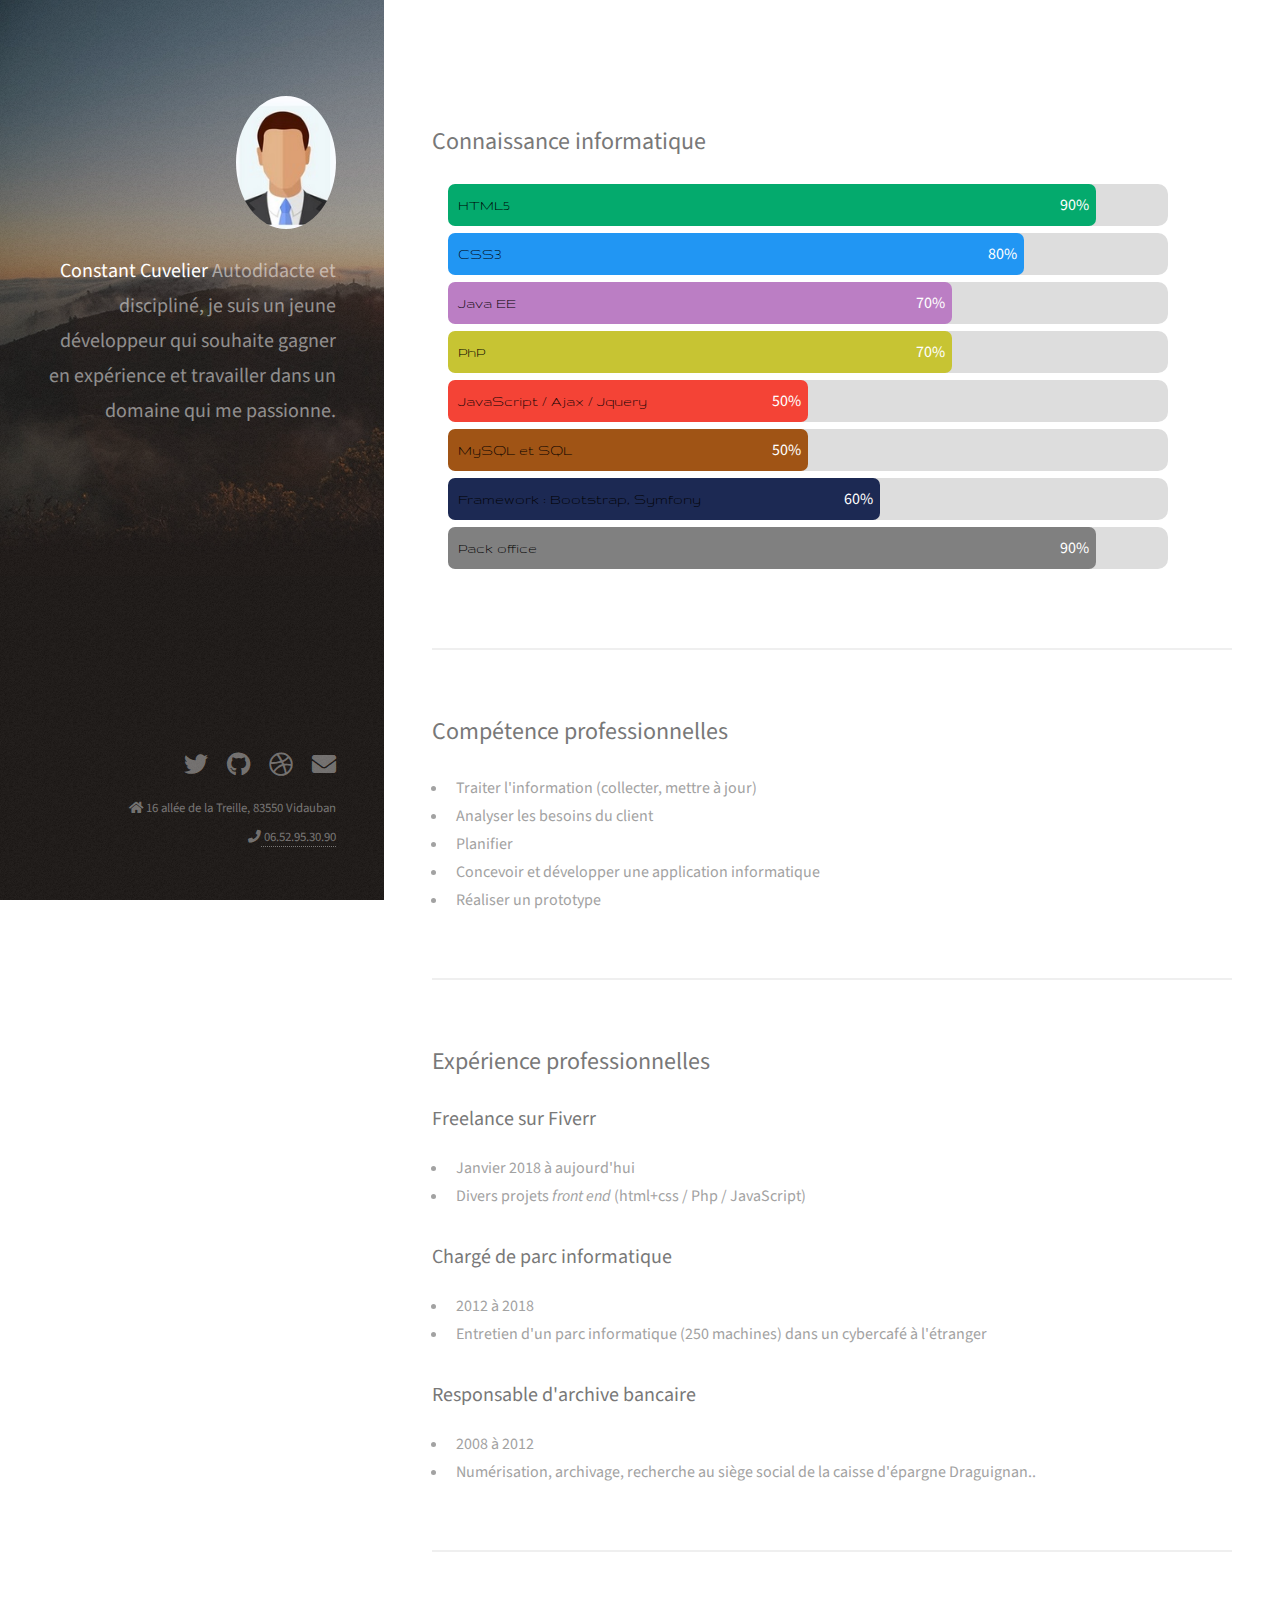
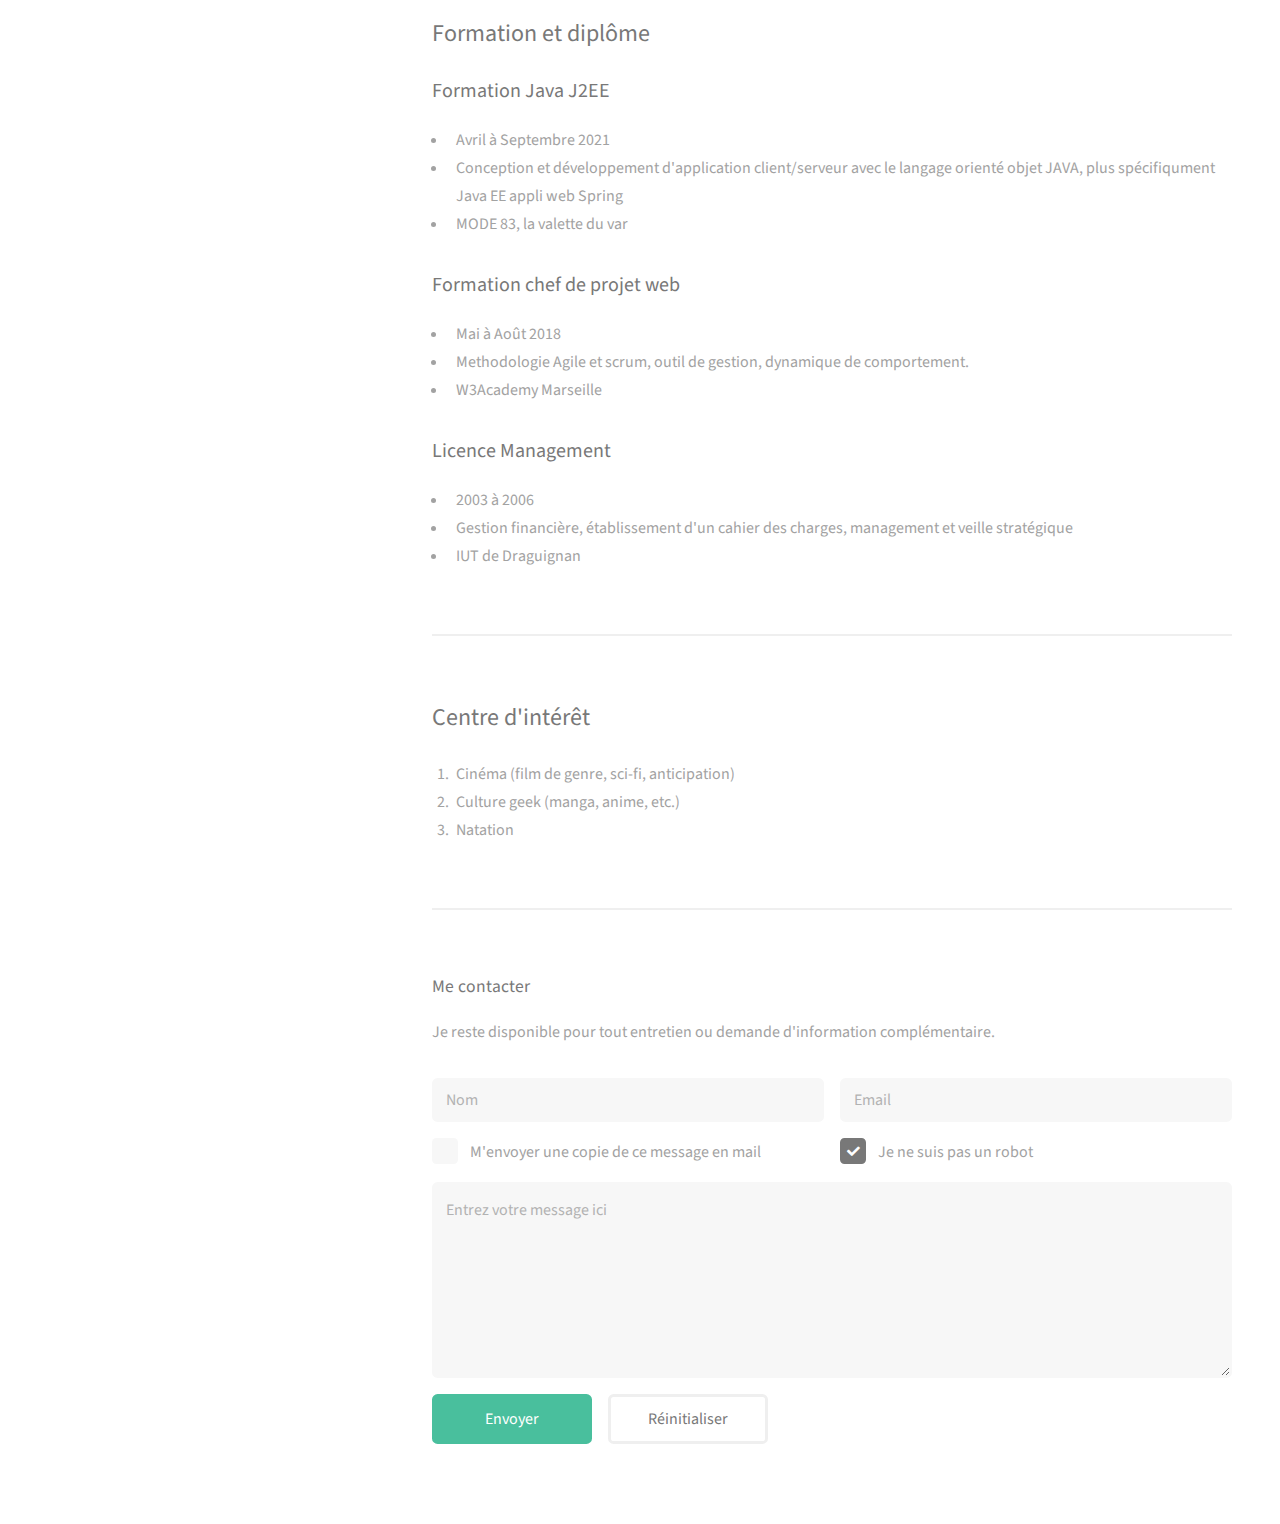
<file: pagesDevs/constant/constant.html>
<!DOCTYPE html>
<html lang="en">

<head>
    <meta charset="UTF-8">
    <meta http-equiv="X-UA-Compatible" content="IE=edge">
    <meta name="viewport" content="width=device-width, initial-scale=1.0">
    <title>Portfolio de Constant</title>
    <link rel="stylesheet" href="assets/css/main.css" />
    <link rel="stylesheet" href="style.css">git
</head>

<body class="is-preload">

    <!-- Présentation -->

    <header id="header">
        <div class="inner">
            <a href="#" class="image avatar"><img src="images/Photo.jpg" alt="" /></a>
            <h1><strong>Constant Cuvelier</strong><br> Autodidacte et discipliné, je suis un jeune développeur qui souhaite
                gagner en expérience et travailler dans un domaine qui me passionne.</h1>
        </div>
    </header>

    <!-- Compétence -->

    <div id="main">

        <!-- Savoirs -->
    
        <section id="one">
            <h2>Connaissance informatique</h2>
            <div>
            <ul>
                <li class="container"><span>HTML5</span>
                    <div class="skills html">90%</div>
                </li>
                <li class="container"><span>CSS3</span>
                    <div class="skills css">80%</div>
                </li>
                <li class="container"><span>Java EE</span>
                    <div class="skills java">70%</div>
                </li>
                <li class="container"><span>PhP</span>
                    <div class="skills php">70%</div>
                </li>
                <li class="container"><span>JavaScript / Ajax / Jquery</span>
                    <div class="skills js">50%</div>
                </li>
                <li class="container"><span>MySQL et SQL</span>
                    <div class="skills db">50%</div>
                </li>
                <li class="container"><span>Framework : Bootstrap, Symfony</span>
                    <div class="skills framework">60%</div>
                </li>
                <li class="container"><span>Pack office</span>
                    <div class="skills office">90%</div>
                </li>
            </ul>
        </div>
        </section>

        <!-- Compétences pro -->

        <section id="two">
            <h2>Compétence professionnelles</h2>
            <ul>
                <li>Traiter l'information (collecter, mettre à jour)</li>
                <li>Analyser les besoins du client</li>
                <li>Planifier</li>
                <li>Concevoir et développer une application informatique</li>
                <li>Réaliser un prototype</li>
            </ul>
        </section>

        <!-- Expérience -->

        <section id="three">
            <h2>Expérience professionnelles</h2>
            <div>
                <h3>Freelance sur Fiverr</h3>
                <ul>
                    <li>Janvier 2018 à aujourd'hui</li>
                    <li>Divers projets <em>front end</em> (html+css / Php / JavaScript)</li>
                </ul>
                <h3>Chargé de parc informatique</h3>
                <ul>
                    <li>2012 à 2018</li>
                    <li>Entretien d'un parc informatique (250 machines) dans un cybercafé à l'étranger</li>
                </ul>
                <h3>Responsable d'archive bancaire</h3>
                <ul>
                    <li>2008 à 2012</li>
                    <li>Numérisation, archivage, recherche au siège social de la caisse d'épargne Draguignan..</li>
                </ul>
            </div>
        </section>

        <section id="four">
            <h2>Formation et diplôme</h2>
            <div>
                <h3>Formation Java J2EE</h3>
                <ul>
                    <li>Avril à Septembre 2021</li>
                    <li>Conception et développement d'application client/serveur avec le langage orienté objet JAVA,
                        plus
                        spécifiqument Java EE appli web Spring </li>
                    <li>MODE 83, la valette du var</li>
                </ul>
                <h3>Formation chef de projet web</h3>
                <ul>
                    <li>Mai à Août 2018</li>
                    <li>Methodologie Agile et scrum, outil de gestion, dynamique de comportement.</li>
                    <li>W3Academy Marseille</li>
                </ul>
                <h3>Licence Management</h3>
                <ul>
                    <li>2003 à 2006</li>
                    <li>Gestion financière, établissement d'un cahier des charges, management et veille stratégique</li>
                    <li>IUT de Draguignan</li>
                </ul>
            </div>
        </section>

        <section id="five">
            <h2>Centre d'intérêt</h2>
            <ol>
                <li>Cinéma (film de genre, sci-fi, anticipation)</li>
                <li>Culture geek (manga, anime, etc.) </li>
                <li>Natation</li>
            </ol>
        </section>

    <!-- Contact -->

        <section>
            <h4>Me contacter</h4>
            <p>Je reste disponible pour tout entretien ou demande d'information complémentaire.</p>
            <form method="post" action="#">
                <div class="row gtr-uniform gtr-50">
                    <div class="col-6 col-12-xsmall">
                        <input type="text" name="demo-name" id="demo-name" value="" placeholder="Nom" />
                    </div>
                    <div class="col-6 col-12-xsmall">
                        <input type="email" name="demo-email" id="demo-email" value="" placeholder="Email" />
                    </div>
                    <div class="col-6 col-12-small">
                        <input type="checkbox" id="demo-copy" name="demo-copy">
                        <label for="demo-copy">M'envoyer une copie de ce message en mail</label>
                    </div>
                    <div class="col-6 col-12-small">
                        <input type="checkbox" id="demo-human" name="demo-human" checked>
                        <label for="demo-human">Je ne suis pas un robot</label>
                    </div>
                    <div class="col-12">
                        <textarea name="demo-message" id="demo-message" placeholder="Entrez votre message ici" rows="6"></textarea>
                    </div>
                    <div class="col-12">
                        <ul class="actions">
                            <li><input type="submit" value="Envoyer" class="primary" /></li>
                            <li><input type="reset" value="Réinitialiser" /></li>
                        </ul>
                    </div>
                </div>
            </form>
        </section>
    </div>

    <footer id="footer">
        <div class="inner">
            <ul class="icons">
                <li><a target="_blank" href="#" class="icon brands fa-twitter"><span class="label">Twitter</span></a>
                </li>
                <li><a target="_blank" href="https://github.com/Silveroc" class="icon brands fa-github"><span
                            class="label">Github</span></a></li>
                <li><a target="_blank" href="#" class="icon brands fa-dribbble"><span class="label">Dribbble</span></a>
                </li>
                <li><a href="mailto:cuvelier.constant@hotmail.com" class="icon solid fa-envelope"><span
                            class="label">Email</span></a></li>
            </ul>
            <ul class="copyright">
                <li class="icon solid fa-home"> 16 allée de la Treille, 83550 Vidauban</li>
                <li class="icon solid fa-phone"><a href="tel:+33652953090"> 06.52.95.30.90</a></li>
            </ul>
        </div>
    </footer>

    <!-- Scripts -->

    <script src="assets/js/jquery.min.js"></script>
    <script src="assets/js/jquery.poptrox.min.js"></script>
    <script src="assets/js/browser.min.js"></script>
    <script src="assets/js/breakpoints.min.js"></script>
    <script src="assets/js/util.js"></script>
    <script src="assets/js/main.js"></script>

</body>

</html>
</file>
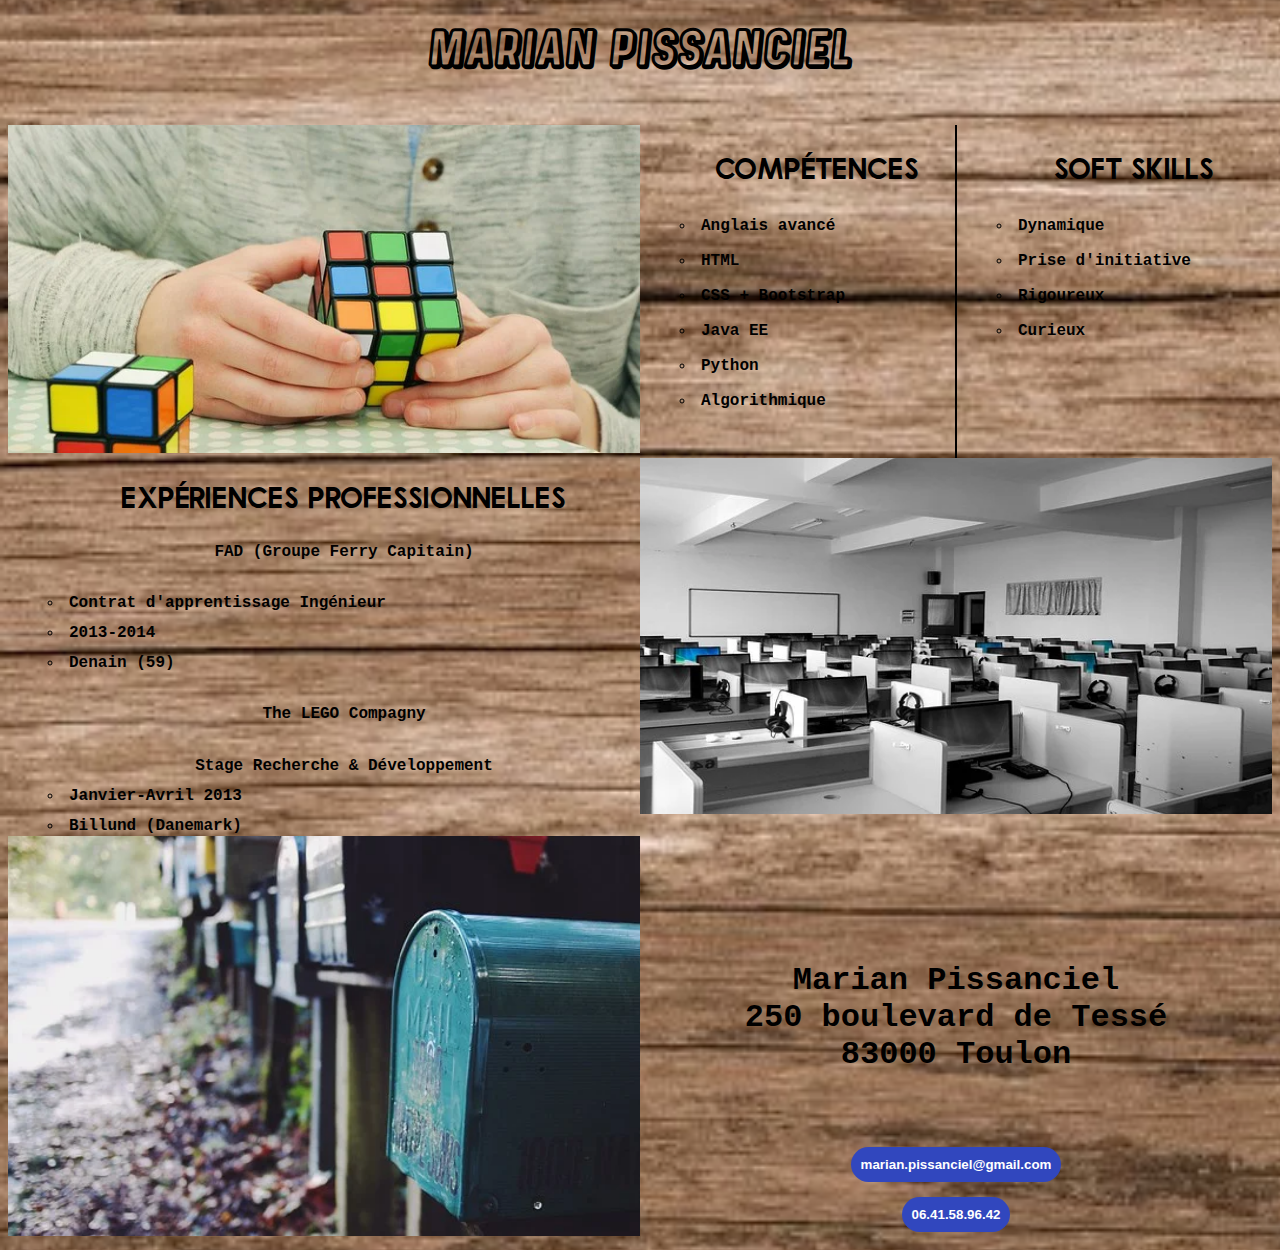
<file: pagesDevs/marian/cv.html>
<!DOCTYPE html>
<html lang="fr">

<head>
    <meta charset="UTF-8">
    <meta http-equiv="X-UA-Compatible" content="IE=edge">
    <meta name="viewport" content="width=device-width, initial-scale=1.0">
    <title>CV Marian</title>
    <link rel="stylesheet" href="style_cv.css">
</head>

<body>
    <main>
        <section>
            <h1>Marian Pissanciel</h1>
            <div id="flex">
                <div>
                    <img src="img/competences.webp" alt="photo de rubik's cube">
                </div>
                <div id="flex2">
                    <div id="bordure">
                        <ul>
                            <li class="titre">
                                <h2>Compétences</h2>
                            </li>
                            <li><strong>Anglais avancé</strong></li>
                            <li><strong>HTML</strong></li>
                            <li><strong>CSS + Bootstrap</strong></li>
                            <li><strong>Java EE</strong></li>
                            <li><strong>Python</strong></li>
                            <li><strong>Algorithmique</strong></li>
                        </ul>
                    </div>
                    <div>
                        <ul>
                            <li class="titre">
                                <h2>Soft Skills</h2>
                            </li>
                            <li>Dynamique</li>
                            <li>Prise d'initiative</li>
                            <li>Rigoureux</li>
                            <li>Curieux</li>
                        </ul>
                    </div>
                </div>
            </div>
        </section>
        <section>
            <div id="flex3">
                <div>
                    <ul>
                        <li class="titre">
                            <h2>Expériences Professionnelles</h2>
                        </li>
                        <li class="titre">
                            <h4>FAD (Groupe Ferry Capitain)</h4>
                        </li>
                        <li>Contrat d'apprentissage Ingénieur</li>
                        <li>2013-2014</li>
                        <li>Denain (59)</li>
                    </ul>
                    <ul>
                        <li class="titre">
                            <h4>The LEGO Compagny</h4>
                        </li>
                        <li class="titre">Stage Recherche &amp; Développement</li>
                        <li>Janvier-Avril 2013</li>
                        <li>Billund (Danemark)</li>

                    </ul>
                </div>
                <div>
                    <img src="img/experiences.webp" alt="Photo de bureau informatique">
                </div>
            </div>
        </section>
        <section>
            <div id="flex4">
                <div>
                    <img src="img/contact.webp" alt="">
                </div>
                <div>
                    <address>
                        <pre>
Marian Pissanciel
250 boulevard de Tessé
83000 Toulon
                        </pre>
                        <a href="mailto:marian.pissanciel@gmail.com"
                            title="Envoyez-moi un e-mail"><button>marian.pissanciel@gmail.com</button></a><br>
                        <a href="tel:+33641589642" title="Ou bien appelez-moi"><button>06.41.58.96.42</button></a>
                    </address>
                </div>
            </div>
        </section>
    </main>
</body>

</html>
</file>
<file: assets/css/noscript.css>
/*
	Dimension by HTML5 UP
	html5up.net | @ajlkn
	Free for personal and commercial use under the CCA 3.0 license (html5up.net/license)
*/

/* BG */

	body.is-preload #bg:before {
		background-color: transparent;
	}

/* Header */

	body.is-preload #header {
		-moz-filter: none;
		-webkit-filter: none;
		-ms-filter: none;
		filter: none;
	}

		body.is-preload #header > * {
			opacity: 1;
		}

		body.is-preload #header .content .inner {
			max-height: none;
			padding: 3rem 2rem;
			opacity: 1;
		}

/* Main */

	#main article {
		opacity: 1;
		margin: 4rem 0 0 0;
	}
</file>
<file: pagesDevs/Alexis/style.css>
body{
    text-align: center;
    margin-top: 5%;
}

.presentation{
    margin-top: 5%;
}

li{
    list-style: none;
}

.wrapper{
    display: grid;
    grid-template-columns: 1fr 1fr 1fr;
}

.sub-wrapper{
    display: grid;
    grid-template-columns: 1fr 1fr;
}

.competences h3{
    text-decoration: underline;
}

.contact{
    margin: 0 15%
}
</file>
<file: pagesDevs/julien/css/style.css>
@import url(https://fonts.googleapis.com/css?family=Lato:400,700,900);
        .Navbar ul {
            list-style: none;
            padding-left: 0;
            margin: 0;
        }

        nav {
            position: fixed;
            overflow: hidden;
            top: 0;
            z-index: 900;
            padding-left: 0;
            margin: 0;
        }

        html {
            font-size: 82.5%;

            box-sizing: border-box;
        }

        .fx {
            position: fixed;
            left: 0;
            top: 0;
            bottom: 0;
            right: 0;
            z-index: 1;
            pointer-events: none; }
          
          .fx canvas {
            position: absolute;
            width: 100%;
            height: 100%;
            left: 0;
            top: 0;
            z-index: 999; }

        *, *:before, *:after {
            box-sizing: inherit
        }

        body {
            margin: 0;

            background: transparent radial-gradient(at calc(var(--mouse-x, 0) * 100%) calc(var(--mouse-y, 0) * 100%), #fff, #00000042) no-repeat 0 0;

        }

        img {
            max-width: 100%;
            height: auto
        }

        .u-cf:before, .u-cf:after {
            content: " ";
            display: table
        }

        .u-cf:after {
            clear: both
        }

        .u-hug {
            margin-top: 0 !important
        }

        .u-pullRight {
            float: right
        }

        .u-keyline {
            position: relative
        }

        .u-keyline:before {
            content: "";
            position: absolute;
            top: 0;
            left: 0;
            right: 0;
            border-top: 1px solid #ddd
        }

        .u-link {
            text-decoration: none;
            position: relative;
            display: inline-block
        }

        .u-link:before {
            content: "";
            position: absolute;
            z-index: -1;
            bottom: .2em;
            width: 100%;
            height: 2px;
            background-color: #96ddcf
        }

        .u-link:visited:before {
            background-color: #ddd
        }

        .u-link:hover:before {
            background-color: #E07B1D
        }

        .u-shadow {
            text-shadow: 4px 4px 0 #67c8d9;
            transition: text-shadow .2s ease-in-out
        }

        a:hover .u-shadow {
            text-shadow: -4px -4px 0 #E07B1D
        }

        body {
            color: #333;
            font-size: 1.6rem;
            font-family: Lato, Helvetica, Arial, sans-serif;
            font-weight: normal;
            line-height: 1.5;
            letter-spacing: .008em;
        }

        h1, h2, h3, h4, h5, h6 {
            color: #111;
            line-height: 1.2;
            font-weight: 900
        }

        h1, h2, h3, h4, h5, h6, ul, p {
            margin-top: 1.6rem;
            margin-bottom: 0
        }

        h3 {
            font-size: 2rem;
            margin-top: 3.2rem
        }

        a {
            color: #333;
        }

        ul {
            padding-left: 1.8rem;
            list-style: none
        }

        .Title {
            font-size: 50px;
            font-size: 8vw;
            font-family: Lato, 'Open Sans', Helvetica, Arial;
            font-weight: 900;
            line-height: 1.1;
            margin-top: 0;
            margin-bottom: 0;
            text-transform: uppercase;
            display: inline-block;
            cursor: default
        }

        @media (max-width:525px) {
            .Title {
                font-size: 42px;
            }
            .l-Section+.l-Section:before {
                font-size: 42px
            }
        }

        @media (max-width:625px) {
            .Navbar-btn {
                display: none!important;

            }
        }

        @media (min-width:937.5px) {
            .Title {
                font-size: 75px
            }
            .l-Section+.l-Section:before {
                font-size: 75px
            }
        }

        .Title-sub {
            font-size: .34em;
            letter-spacing: .16em;
            font-weight: 400;
            text-transform: none;
            display: block;
            margin-top: 1.2rem;
            padding-top: 1.6rem;
            border-top: .45em solid
        }

        .l-Wrapper {
            width: 80vw;
            max-width: 60vw;
            margin-left: auto;
            margin-right: auto
        }

        @media (max-width:760px) {
            .h3 {
                margin-left: 2rem
            }
        }

        @media (max-width:1900px) {
            .l-Wrapper {
                width: 95vw!important;
                max-width: 95vw!important
            }
        }

        .l-Header {
            margin-top: 6.4rem;
            margin-bottom: 3.2rem
        }

        .l-Header-col {
            margin-top: 3.2rem;
            margin-bottom: 3.2rem
        }

        @media (min-width:760px) {
            .l-Section-content {
                display: flex;
                justify-content: space-between;
            }
            .l-Section-content[class*="l-Section-group"] {
                flex-wrap: wrap
            }
            .h3:first-child {
                margin-left: 3.8rem;
            }
            .l-Header {
                display: flex;
                justify-content: space-between;
                align-items: flex-end
            }
            .l-Header-col:last-child:not(:first-child) {
                text-align: right
            }
            .l-Section:before {
                display: none
            }
            .l-Section-title {
                flex: 0 0 24%
            }
            .h3 {
                margin: 0;
            }
        }

        .l-Section {
            margin-top: 6.4rem
        }

        .l-Section+.l-Section {
            position: relative;
            margin-right: 3.4rem
        }


        .l-Section-title, .l-Section-content {
            margin-top: 3.2rem;
            margin-left: 5vw
        }

        .l-Section-content>:first-child, .l-Section-content>h3 {
            margin-top: 0
        }

        .l-Section-content>p:first-child, .l-Section-content>ul:first-child {
            margin-top: .3rem
        }

        .l-Section-group {
            display: block;
            margin-left: 0.8rem
        }

        .l-Footer {
            font-size: 1.4rem;
            display: flex;
            flex-wrap: wrap;
            justify-content: space-between;
            margin: 12.8rem -.8rem 3.2rem;
            padding-top: 3.2rem
        }

        .l-Footer a {
            text-decoration: none;
            display: inline-block
        }

        .l-Footer a:not(:last-child) {
            margin-right: 1.6rem
        }

        .l-Footer a:hover {
            color: #111
        }

        .l-Footer-col {
            padding-left: .8rem;
            padding-right: .8rem
        }

        .Navbar {
            color: #fff;
            font-size: 1rem;
            font-weight: bold;
            line-height: 4rem;
            letter-spacing: .28rem;
            text-transform: uppercase;
            width: 100%;
            background-color: #111
        }

        .Navbar a:not(.Navbar-toggle) {
            color: inherit;
            text-decoration: none
        }

        .Navbar li {
            display: inline-block
        }

        .Navbar a {
            display: block;
            padding: 0 .8rem
        }

        a.Navbar-btn {
            padding-left: 2rem;
            padding-right: 2rem;
            background: #67c8d9
        }

        a.Navbar-btn:hover {
            background: #E07B1D
        }

        .Tag {
            color: #111;
            text-shadow: 1px 1px 0 rgba(255, 255, 255, .4);
            font-weight: 700;
            line-height: 1;
            position: relative;
            display: inline-block;
            padding-left: .8rem;
            padding-right: .8rem
        }

        .Tagless {
            font-weight: 700;
            line-height: 1;
            position: relative;
            display: inline-block;
            padding-left: .8rem;
            padding-right: .8rem
        }

        .Tag:before {
            content: "";
            position: absolute;
            z-index: -1;
            top: 0;
            left: 0;
            right: 0;
            height: 1em;
            bottom: 0;
            margin: auto;
            border-radius: .2rem;
            background-color: #67c8d994;
            transition: all .8s .4s ease-in-out
        }

        .Tag:hover:before {
            transform: scale(1.05, 1.4);
            background-color: #67c8d9;
            transition-delay: 0s;
            transition-duration: .2s
        }

        .now {
            text-align: center;
            font-weight: bold
        }


        svg {
            height: 50px;
            filter: blur(0px);
            transition: transform .4s ease-in-out
        }

        a:hover svg {
            filter: blur(3px) drop-shadow(0px 3px 0 #67c8d956);
            transform: scale(1.1);
        }
</file>
<file: pagesDevs/Jérémy/style.css>
body {

    height: 100%;
    margin: 0;
    padding: 0;
  }
  

  .parallax {
  
    background-image: url("img/table.jpg");
    opacity: 0.8;
  
    /* Set a specific height */
    min-height: 500px;
  
    /* Create the parallax scrolling effect */
    background-attachment: fixed;
    background-position: center;
    background-repeat: no-repeat;
    background-size: cover;
    text-align: center;
  }

  .leh2 {
      text-align: center;
      padding-top: 75px;
      font-size: 40px;
      color: white; 
  }

  h2 {
      display: inline-block;
      border-bottom: solid 2px white;
      padding: 5px  ;
      border-width: 4px;
      
  }

  .parallax > p {
      font-style: italic;
      font-size: 40px;
      color: white;
      margin-top: 20px;
  }
  .corpscv1{
    margin-left: 20px;
  }

.introduction {
    background-color:white;
    background-repeat: no-repeat;
    background-size:100%;
    height: 300px;
    width : 100%;
    margin-left: 120px;
}

.wrapper {
    display: grid;
    grid-template-columns: 1fr 1fr;
    grid-gap: 2px;
    grid-auto-rows: minmax(50px, auto);
    color: white;
    padding-top: 30px;
    padding-left: 30px;
  }
  .html {
    grid-column: 1 / 2;
    grid-row: 1/3;
  }
  .css {
    grid-column: 1 / 2;
    grid-row: 3 / 5;
  }
  .bootstrap {
    grid-column: 2 / 3;
    grid-row: 1 / 3;
  }
  .photofiltre {
    grid-column:2 / 3;
    grid-row: 3 / 5;
  }

  .photoshop {
    grid-column:1 / 2;
    grid-row: 5 / 7;
  }

  .indesign {
    grid-column:2 / 3;
    grid-row: 5 / 7;
  }

  .imagehtml, .imagecss, .imageps, .imageid {
      width: 5%; 
  }

  .imageboot, .imagephotofiltre {
      width: 6%;
  }

  .imagehtml {
      padding-left: 5px;
  }

  .imagecss {
    padding-left: 5px;
}

.imageboot {
    padding-left: 5px;
}

.imagephotofiltre {
    padding-left: 5px;
}

.imageps {
    padding-left: 5px;
}

.imageid {
    padding-left: 5px;
}

.imagecss > p {
    padding-left: 100px;
}

.photofiltre > p {
    padding-top: 0px;
}

.bar {
    text-align: center;
    width: 20em;
    height: 0.5em;
    border-radius: 0.5em;
    position: relative;
    background: #9c9898;
    box-shadow: inset 0 0 0 1px rgba(0, 0, 0, 0.1);
  }

  .bar .percentage {
    position: relative;
    font-size: 1em;
    background: rgb(233, 9, 9);
    height: 0.5em;
    border-radius: 0.5em;
  }
</file>
<file: pagesDevs/marian/style.css>
body {
    font-family: monospace;
    font-size: large;
    font-weight: bold;
    background-image: url(img/wood.webp);
    background-size: cover;
    background-position-y: 50px;
}
@font-face {
    font-family: "mypolice";
    src: url(Qualy\ Bold.ttf);
}
#flex {
    margin: 7% 40px;
    display: flex;
    justify-content: space-around;
    align-items: center;
}
#flex div {
    text-align: center;
    width: 50%;
}
img {
    width: 100%;
}
a {
    text-decoration: none;
}
button {
    border: none;
    background-color: rgb(49, 71, 190);
    border-radius: 20px;
    padding: 10px;
    cursor: pointer;
    color: white;
    font-weight: bold;
}
button:hover {
    background-color: rgb(25, 55, 223);
}
p {
    /* padding: 20px; */
    margin: 20px;
    line-height: 30px;
}
h2 {
    font-family: "mypolice";
    font-size: 3em;
}
</file>
<file: pagesDevs/patjaff/css/style.css>
.myp{
    color: red;
}
.nav-link{
    color: whitesmoke !important;
}
.navbar-brand{
    color: whitesmoke !important;
}
/* .carousel-item>img{
   
} */
.carousel-caption>h5, p{
    transform: translateY(-395px);
    font-size: xx-large;
}
</file>
<file: pagesDevs/catherine/style.css>
.presentation {
    width: 1000px;
    margin-bottom: 150px;
}
.photo-nom {
    float: left;
    margin-right: 100px;
}
.photo-nom img {
    margin-left: 30px;
}
.poste {
    text-align: center;
}
.competences {
    text-align: center;
    width: 1000px;
    margin-left: 150px;
}
</file>
<file: pagesDevs/marian/style_cv.css>
/* GENERAL */
body {
    font-family: monospace;
    font-size: large;
    font-weight: bold;
    /* margin: 0; */
    background-image: url(img/wood.webp);
    background-size: cover;
    background-position-y: 15px;
}
@font-face {
    font-family: "mypolice";
    src: url(Qualy\ Bold.ttf);
}
@font-face {
    font-family: "police_nom";
    src: url(PrequelDemo-ShadowItalic.otf);
}
/* PREMIERE DIV FLEX */
#flex {
    margin-top: 50px;
    display: flex;
    justify-content: space-around;
    align-content: stretch;
}
#flex div {
    text-align: center;
    width: 50%;
}
img {
    width: 100%;
}
/* DIV INTERNE A DIV1 */
#flex2 {
    display: flex;
    justify-content: center;
}
#flex2 div {
    margin: 0;
}
li {
    line-height: 35px;
    list-style-position: inside;
    text-align: start;
    list-style-type: circle;
}
li.titre {
    list-style-type: none;
    text-align: center;
}
#bordure {
    border-right: 2px solid black;
}
/* DEUXIEME DIV FLEX */
#flex3 {
    display: flex;
    justify-content: space-around;
}
#flex3 div {
    text-align: center;
    width: 50%;
}
#flex3 div:first-child {
    height: 378px;
}
#flex3 li {
    line-height: 30px;
}
/* DERNIERE DIV FLEX */
#flex4 {
    display: flex;
    justify-content: center;
}
#flex4 div {
    width: 50%;
    text-align: center;
}
button {
    border: none;
    background-color: rgb(49, 71, 190);
    border-radius: 20px;
    padding: 10px;
    cursor: pointer;
    color: white;
    font-weight: bold;
    margin-bottom: 10px;
}
button:hover {
    background-color: rgb(25, 55, 223);
}
address {
    margin-top: 20%;
    font-size: 2em;
    font-style: normal;
}
h2, h3 {
    font-family: "mypolice";
}
h1 {
    font-family: "police_nom";
    text-align: center;
    font-size: 2em;
}
</file>
<file: assets/css/main.css>
@import url(fontawesome-all.min.css);
@import url("https://fonts.googleapis.com/css?family=Source+Sans+Pro:300italic,600italic,300,600");

/*
	Dimension by HTML5 UP
	html5up.net | @ajlkn
	Free for personal and commercial use under the CCA 3.0 license (html5up.net/license)
*/

html, body, div, span, applet, object,
iframe, h1, h2, h3, h4, h5, h6, p, blockquote,
pre, a, abbr, acronym, address, big, cite,
code, del, dfn, em, img, ins, kbd, q, s, samp,
small, strike, strong, sub, sup, tt, var, b,
u, i, center, dl, dt, dd, ol, ul, li, fieldset,
form, label, legend, table, caption, tbody,
tfoot, thead, tr, th, td, article, aside,
canvas, details, embed, figure, figcaption,
footer, header, hgroup, menu, nav, output, ruby,
section, summary, time, mark, audio, video {
	margin: 0;
	padding: 0;
	border: 0;
	font-size: 100%;
	font: inherit;
	vertical-align: baseline;}

article, aside, details, figcaption, figure,
footer, header, hgroup, menu, nav, section {
	display: block;}

body {
	line-height: 1;
}

ol, ul {
	list-style: none;
}

blockquote, q {
	quotes: none;
}

	blockquote:before, blockquote:after, q:before, q:after {
		content: '';
		content: none;
	}

table {
	border-collapse: collapse;
	border-spacing: 0;
}

body {
	-webkit-text-size-adjust: none;
}

mark {
	background-color: transparent;
	color: inherit;
}

input::-moz-focus-inner {
	border: 0;
	padding: 0;
}

input, select, textarea {
	-moz-appearance: none;
	-webkit-appearance: none;
	-ms-appearance: none;
	appearance: none;
}

/* Basic */

	@-ms-viewport {
		width: device-width;
	}

	@media screen and (max-width: 480px) {

		html, body {
			min-width: 320px;
		}

	}

	html {
		box-sizing: border-box;
	}

	*, *:before, *:after {
		box-sizing: inherit;
	}

	body {
		background: #1b1f22;
	}

		body.is-preload *, body.is-preload *:before, body.is-preload *:after {
			/* -moz-animation: none !important;
			-webkit-animation: none !important;
			-ms-animation: none !important;
			animation: none !important;
			-moz-transition: none !important;
			-webkit-transition: none !important;
			-ms-transition: none !important;
			transition: none !important; */
		}

/* Type */

	html {
		font-size: 16pt;
	}

		@media screen and (max-width: 1680px) {

			html {
				font-size: 12pt;
			}

		}

		@media screen and (max-width: 736px) {

			html {
				font-size: 11pt;
			}

		}

		@media screen and (max-width: 360px) {

			html {
				font-size: 10pt;
			}

		}

	body, input, select, textarea {
		color: #ffffff;
		font-family: "Source Sans Pro", sans-serif;
		font-weight: 300;
		font-size: 1rem;
		line-height: 1.65;
	}

	a {
		-moz-transition: color 0.2s ease-in-out, background-color 0.2s ease-in-out, border-bottom-color 0.2s ease-in-out;
		-webkit-transition: color 0.2s ease-in-out, background-color 0.2s ease-in-out, border-bottom-color 0.2s ease-in-out;
		-ms-transition: color 0.2s ease-in-out, background-color 0.2s ease-in-out, border-bottom-color 0.2s ease-in-out;
		transition: color 0.2s ease-in-out, background-color 0.2s ease-in-out, border-bottom-color 0.2s ease-in-out;
		border-bottom: dotted 1px rgba(255, 255, 255, 0.5);
		text-decoration: none;
		color: inherit;
	}

		a:hover {
			border-bottom-color: transparent;
		}

	strong, b {
		color: #ffffff;
		font-weight: 600;
	}

	em, i {
		font-style: italic;
	}

	p {
		margin: 0 0 2rem 0;
	}

	h1, h2, h3, h4, h5, h6 {
		color: #ffffff;
		font-weight: 600;
		line-height: 1.5;
		margin: 0 0 1rem 0;
		text-transform: uppercase;
		letter-spacing: 0.2rem;
	}

		h1 a, h2 a, h3 a, h4 a, h5 a, h6 a {
			color: inherit;
			text-decoration: none;
		}

		h1.major, h2.major, h3.major, h4.major, h5.major, h6.major {
			border-bottom: solid 1px #ffffff;
			width: -moz-max-content;
			width: -webkit-max-content;
			width: -ms-max-content;
			width: max-content;
			padding-bottom: 0.5rem;
			margin: 0 0 2rem 0;
		}

	h1 {
		font-size: 2.25rem;
		line-height: 1.3;
		letter-spacing: 0.5rem;
	}

	h2 {
		font-size: 1.5rem;
		line-height: 1.4;
		letter-spacing: 0.5rem;
	}

	h3 {
		font-size: 1rem;
	}

	h4 {
		font-size: 0.8rem;
	}

	h5 {
		font-size: 0.7rem;
	}

	h6 {
		font-size: 0.6rem;
	}

	@media screen and (max-width: 736px) {

		h1 {
			font-size: 1.75rem;
			line-height: 1.4;
		}

		h2 {
			font-size: 1.25em;
			line-height: 1.5;
		}

	}

	sub {
		font-size: 0.8rem;
		position: relative;
		top: 0.5rem;
	}

	sup {
		font-size: 0.8rem;
		position: relative;
		top: -0.5rem;
	}

	blockquote {
		border-left: solid 4px #ffffff;
		font-style: italic;
		margin: 0 0 2rem 0;
		padding: 0.5rem 0 0.5rem 2rem;
	}

	code {
		background: rgba(255, 255, 255, 0.075);
		border-radius: 4px;
		font-family: "Courier New", monospace;
		font-size: 0.9rem;
		margin: 0 0.25rem;
		padding: 0.25rem 0.65rem;
	}

	pre {
		-webkit-overflow-scrolling: touch;
		font-family: "Courier New", monospace;
		font-size: 0.9rem;
		margin: 0 0 2rem 0;
	}

		pre code {
			display: block;
			line-height: 1.75;
			padding: 1rem 1.5rem;
			overflow-x: auto;
		}

	hr {
		border: 0;
		border-bottom: solid 1px #ffffff;
		margin: 2.75rem 0;
	}

	.align-left {
		text-align: left;
	}

	.align-center {
		text-align: center;
	}

	.align-right {
		text-align: right;
	}

/* Form */

	form {
		margin: 0 0 2rem 0;
	}

		form > :last-child {
			margin-bottom: 0;
		}

		form > .fields {
			display: -moz-flex;
			display: -webkit-flex;
			display: -ms-flex;
			display: flex;
			-moz-flex-wrap: wrap;
			-webkit-flex-wrap: wrap;
			-ms-flex-wrap: wrap;
			flex-wrap: wrap;
			width: calc(100% + 3rem);
			margin: -1.5rem 0 2rem -1.5rem;
		}

			form > .fields > .field {
				-moz-flex-grow: 0;
				-webkit-flex-grow: 0;
				-ms-flex-grow: 0;
				flex-grow: 0;
				-moz-flex-shrink: 0;
				-webkit-flex-shrink: 0;
				-ms-flex-shrink: 0;
				flex-shrink: 0;
				padding: 1.5rem 0 0 1.5rem;
				width: calc(100% - 1.5rem);
			}

				form > .fields > .field.half {
					width: calc(50% - 0.75rem);
				}

				form > .fields > .field.third {
					width: calc(100%/3 - 0.5rem);
				}

				form > .fields > .field.quarter {
					width: calc(25% - 0.375rem);
				}

		@media screen and (max-width: 480px) {

			form > .fields {
				width: calc(100% + 3rem);
				margin: -1.5rem 0 2rem -1.5rem;
			}

				form > .fields > .field {
					padding: 1.5rem 0 0 1.5rem;
					width: calc(100% - 1.5rem);
				}

					form > .fields > .field.half {
						width: calc(100% - 1.5rem);
					}

					form > .fields > .field.third {
						width: calc(100% - 1.5rem);
					}

					form > .fields > .field.quarter {
						width: calc(100% - 1.5rem);
					}

		}

	label {
		color: #ffffff;
		display: block;
		font-size: 0.8rem;
		font-weight: 300;
		letter-spacing: 0.2rem;
		line-height: 1.5;
		margin: 0 0 1rem 0;
		text-transform: uppercase;
	}

	input[type="text"],
	input[type="password"],
	input[type="email"],
	input[type="tel"],
	select,
	textarea {
		-moz-appearance: none;
		-webkit-appearance: none;
		-ms-appearance: none;
		appearance: none;
		-moz-transition: border-color 0.2s ease-in-out, box-shadow 0.2s ease-in-out, background-color 0.2s ease-in-out;
		-webkit-transition: border-color 0.2s ease-in-out, box-shadow 0.2s ease-in-out, background-color 0.2s ease-in-out;
		-ms-transition: border-color 0.2s ease-in-out, box-shadow 0.2s ease-in-out, background-color 0.2s ease-in-out;
		transition: border-color 0.2s ease-in-out, box-shadow 0.2s ease-in-out, background-color 0.2s ease-in-out;
		background-color: transparent;
		border-radius: 4px;
		border: solid 1px #ffffff;
		color: inherit;
		display: block;
		outline: 0;
		padding: 0 1rem;
		text-decoration: none;
		width: 100%;
	}

		input[type="text"]:invalid,
		input[type="password"]:invalid,
		input[type="email"]:invalid,
		input[type="tel"]:invalid,
		select:invalid,
		textarea:invalid {
			box-shadow: none;
		}

		input[type="text"]:focus,
		input[type="password"]:focus,
		input[type="email"]:focus,
		input[type="tel"]:focus,
		select:focus,
		textarea:focus {
			background: rgba(255, 255, 255, 0.075);
			border-color: #ffffff;
			box-shadow: 0 0 0 1px #ffffff;
		}

	select {
		background-image: url("data:image/svg+xml;charset=utf8,%3Csvg xmlns='http://www.w3.org/2000/svg' width='40' height='40' preserveAspectRatio='none' viewBox='0 0 40 40'%3E%3Cpath d='M9.4,12.3l10.4,10.4l10.4-10.4c0.2-0.2,0.5-0.4,0.9-0.4c0.3,0,0.6,0.1,0.9,0.4l3.3,3.3c0.2,0.2,0.4,0.5,0.4,0.9 c0,0.4-0.1,0.6-0.4,0.9L20.7,31.9c-0.2,0.2-0.5,0.4-0.9,0.4c-0.3,0-0.6-0.1-0.9-0.4L4.3,17.3c-0.2-0.2-0.4-0.5-0.4-0.9 c0-0.4,0.1-0.6,0.4-0.9l3.3-3.3c0.2-0.2,0.5-0.4,0.9-0.4S9.1,12.1,9.4,12.3z' fill='%23ffffff' /%3E%3C/svg%3E");
		background-size: 1.25rem;
		background-repeat: no-repeat;
		background-position: calc(100% - 1rem) center;
		height: 2.75rem;
		padding-right: 2.75rem;
		text-overflow: ellipsis;
	}

		select option {
			color: #ffffff;
			background: #1b1f22;
		}

		select:focus::-ms-value {
			background-color: transparent;
		}

		select::-ms-expand {
			display: none;
		}

	input[type="text"],
	input[type="password"],
	input[type="email"],
	select {
		height: 2.75rem;
	}

	textarea {
		padding: 0.75rem 1rem;
	}

	input[type="checkbox"],
	input[type="radio"] {
		-moz-appearance: none;
		-webkit-appearance: none;
		-ms-appearance: none;
		appearance: none;
		display: block;
		float: left;
		margin-right: -2rem;
		opacity: 0;
		width: 1rem;
		z-index: -1;
	}

		input[type="checkbox"] + label,
		input[type="radio"] + label {
			text-decoration: none;
			-moz-user-select: none;
			-webkit-user-select: none;
			-ms-user-select: none;
			user-select: none;
			color: #ffffff;
			cursor: pointer;
			display: inline-block;
			font-size: 0.8rem;
			font-weight: 300;
			margin: 0 0 0.5rem 0;
			padding-left: 2.65rem;
			padding-right: 0.75rem;
			position: relative;
		}

			input[type="checkbox"] + label:before,
			input[type="radio"] + label:before {
				-moz-osx-font-smoothing: grayscale;
				-webkit-font-smoothing: antialiased;
				display: inline-block;
				font-style: normal;
				font-variant: normal;
				text-rendering: auto;
				line-height: 1;
				text-transform: none !important;
				font-family: 'Font Awesome 5 Free';
				font-weight: 900;
			}

			input[type="checkbox"] + label:before,
			input[type="radio"] + label:before {
				-moz-transition: border-color 0.2s ease-in-out, box-shadow 0.2s ease-in-out, background-color 0.2s ease-in-out;
				-webkit-transition: border-color 0.2s ease-in-out, box-shadow 0.2s ease-in-out, background-color 0.2s ease-in-out;
				-ms-transition: border-color 0.2s ease-in-out, box-shadow 0.2s ease-in-out, background-color 0.2s ease-in-out;
				transition: border-color 0.2s ease-in-out, box-shadow 0.2s ease-in-out, background-color 0.2s ease-in-out;
				border-radius: 4px;
				border: solid 1px #ffffff;
				content: '';
				display: inline-block;
				height: 1.65rem;
				left: 0;
				line-height: 1.65rem;
				position: absolute;
				text-align: center;
				top: -0.15rem;
				width: 1.65rem;
			}

		input[type="checkbox"]:checked + label:before,
		input[type="radio"]:checked + label:before {
			background: #ffffff !important;
			border-color: #ffffff !important;
			color: #1b1f22;
			content: '\f00c';
		}

		input[type="checkbox"]:focus + label:before,
		input[type="radio"]:focus + label:before {
			background: rgba(255, 255, 255, 0.075);
			border-color: #ffffff;
			box-shadow: 0 0 0 1px #ffffff;
		}

	input[type="checkbox"] + label:before {
		border-radius: 4px;
	}

	input[type="radio"] + label:before {
		border-radius: 100%;
	}

	::-webkit-input-placeholder {
		color: rgba(255, 255, 255, 0.5) !important;
		opacity: 1.0;
	}

	:-moz-placeholder {
		color: rgba(255, 255, 255, 0.5) !important;
		opacity: 1.0;
	}

	::-moz-placeholder {
		color: rgba(255, 255, 255, 0.5) !important;
		opacity: 1.0;
	}

	:-ms-input-placeholder {
		color: rgba(255, 255, 255, 0.5) !important;
		opacity: 1.0;
	}

	.formerize-placeholder {
		color: rgba(255, 255, 255, 0.5) !important;
		opacity: 1.0;
	}

/* Box */

	.box {
		border-radius: 4px;
		border: solid 1px #ffffff;
		margin-bottom: 2rem;
		padding: 1.5em;
	}

		.box > :last-child,
		.box > :last-child > :last-child,
		.box > :last-child > :last-child > :last-child {
			margin-bottom: 0;
		}

		.box.alt {
			border: 0;
			border-radius: 0;
			padding: 0;
		}

/* Icon */

	.icon {
		text-decoration: none;
		border-bottom: none;
		position: relative;
	}

		.icon:before {
			-moz-osx-font-smoothing: grayscale;
			-webkit-font-smoothing: antialiased;
			display: inline-block;
			font-style: normal;
			font-variant: normal;
			text-rendering: auto;
			line-height: 1;
			text-transform: none !important;
			font-family: 'Font Awesome 5 Free';
			font-weight: 400;
		}

		.icon > .label {
			display: none;
		}

		.icon:before {
			line-height: inherit;
		}

		.icon.solid:before {
			font-weight: 900;
		}

		.icon.brands:before {
			font-family: 'Font Awesome 5 Brands';
		}

/* Image */

	.image {
		border-radius: 4px;
		border: 0;
		display: inline-block;
		position: relative;
	}

		.image:before {
			pointer-events: none;
			background-image: url("../../images/overlay.png");
			background-color: rgba(19, 21, 25, 0.5);
			border-radius: 4px;
			content: '';
			display: block;
			height: 100%;
			left: 0;
			opacity: 0.5;
			position: absolute;
			top: 0;
			width: 100%;
		}

		.image img {
			border-radius: 4px;
			display: block;
		}

		.image.left, .image.right {
			max-width: 40%;
		}

			.image.left img, .image.right img {
				width: 100%;
			}

		.image.left {
			float: left;
			padding: 0 1.5em 1em 0;
			top: 0.25em;
		}

		.image.right {
			float: right;
			padding: 0 0 1em 1.5em;
			top: 0.25em;
		}

		.image.fit {
			display: block;
			margin: 0 0 2rem 0;
			width: 100%;
		}

			.image.fit img {
				width: 100%;
			}

		.image.main {
			display: block;
			margin: 2.5rem 0;
			width: 100%;
		}

			.image.main img {
				width: 100%;
			}

		@media screen and (max-width: 736px) {

			.image.main {
				margin: 2rem 0;
			}

		}

		@media screen and (max-width: 480px) {

			.image.main {
				margin: 1.5rem 0;
			}

		}

/* List */

	ol {
		list-style: decimal;
		margin: 0 0 2rem 0;
		padding-left: 1.25em;
	}

		ol li {
			padding-left: 0.25em;
		}

	ul {
		list-style: disc;
		margin: 0 0 2rem 0;
		padding-left: 1em;
	}

		ul li {
			padding-left: 0.5em;
		}

		ul.alt {
			list-style: none;
			padding-left: 0;
		}

			ul.alt li {
				border-top: solid 1px #ffffff;
				padding: 0.5em 0;
			}

				ul.alt li:first-child {
					border-top: 0;
					padding-top: 0;
				}

	dl {
		margin: 0 0 2rem 0;
	}

		dl dt {
			display: block;
			font-weight: 600;
			margin: 0 0 1rem 0;
		}

		dl dd {
			margin-left: 2rem;
		}

/* Actions */

	ul.actions {
		display: -moz-flex;
		display: -webkit-flex;
		display: -ms-flex;
		display: flex;
		cursor: default;
		list-style: none;
		margin-left: -1rem;
		padding-left: 0;
	}

		ul.actions li {
			padding: 0 0 0 1rem;
			vertical-align: middle;
		}

		ul.actions.special {
			-moz-justify-content: center;
			-webkit-justify-content: center;
			-ms-justify-content: center;
			justify-content: center;
			width: 100%;
			margin-left: 0;
		}

			ul.actions.special li:first-child {
				padding-left: 0;
			}

		ul.actions.stacked {
			-moz-flex-direction: column;
			-webkit-flex-direction: column;
			-ms-flex-direction: column;
			flex-direction: column;
			margin-left: 0;
		}

			ul.actions.stacked li {
				padding: 1.3rem 0 0 0;
			}

				ul.actions.stacked li:first-child {
					padding-top: 0;
				}

		ul.actions.fit {
			width: calc(100% + 1rem);
		}

			ul.actions.fit li {
				-moz-flex-grow: 1;
				-webkit-flex-grow: 1;
				-ms-flex-grow: 1;
				flex-grow: 1;
				-moz-flex-shrink: 1;
				-webkit-flex-shrink: 1;
				-ms-flex-shrink: 1;
				flex-shrink: 1;
				width: 100%;
			}

				ul.actions.fit li > * {
					width: 100%;
				}

			ul.actions.fit.stacked {
				width: 100%;
			}

		@media screen and (max-width: 480px) {

			ul.actions:not(.fixed) {
				-moz-flex-direction: column;
				-webkit-flex-direction: column;
				-ms-flex-direction: column;
				flex-direction: column;
				margin-left: 0;
				width: 100% !important;
			}

				ul.actions:not(.fixed) li {
					-moz-flex-grow: 1;
					-webkit-flex-grow: 1;
					-ms-flex-grow: 1;
					flex-grow: 1;
					-moz-flex-shrink: 1;
					-webkit-flex-shrink: 1;
					-ms-flex-shrink: 1;
					flex-shrink: 1;
					padding: 1rem 0 0 0;
					text-align: center;
					width: 100%;
				}

					ul.actions:not(.fixed) li > * {
						width: 100%;
					}

					ul.actions:not(.fixed) li:first-child {
						padding-top: 0;
					}

					ul.actions:not(.fixed) li input[type="submit"],
					ul.actions:not(.fixed) li input[type="reset"],
					ul.actions:not(.fixed) li input[type="button"],
					ul.actions:not(.fixed) li button,
					ul.actions:not(.fixed) li .button {
						width: 100%;
					}

						ul.actions:not(.fixed) li input[type="submit"].icon:before,
						ul.actions:not(.fixed) li input[type="reset"].icon:before,
						ul.actions:not(.fixed) li input[type="button"].icon:before,
						ul.actions:not(.fixed) li button.icon:before,
						ul.actions:not(.fixed) li .button.icon:before {
							margin-left: -0.5em;
						}

		}

/* Icons */

	ul.icons {
		cursor: default;
		list-style: none;
		padding-left: 0;
	}

		ul.icons li {
			display: inline-block;
			padding: 0 0.75em 0 0;
		}

			ul.icons li:last-child {
				padding-right: 0;
			}

			ul.icons li a {
				border-radius: 100%;
				box-shadow: inset 0 0 0 1px #ffffff;
				display: inline-block;
				height: 2.25rem;
				line-height: 2.25rem;
				text-align: center;
				width: 2.25rem;
			}

				ul.icons li a:hover {
					background-color: rgba(255, 255, 255, 0.075);
				}

				ul.icons li a:active {
					background-color: rgba(255, 255, 255, 0.175);
				}

/* Table */

	.table-wrapper {
		-webkit-overflow-scrolling: touch;
		overflow-x: auto;
	}

	table {
		margin: 0 0 2rem 0;
		width: 100%;
	}

		table tbody tr {
			border: solid 1px #ffffff;
			border-left: 0;
			border-right: 0;
		}

			table tbody tr:nth-child(2n + 1) {
				background-color: rgba(255, 255, 255, 0.075);
			}

		table td {
			padding: 0.75em 0.75em;
		}

		table th {
			color: #ffffff;
			font-size: 0.9em;
			font-weight: 600;
			padding: 0 0.75em 0.75em 0.75em;
			text-align: left;
		}

		table thead {
			border-bottom: solid 2px #ffffff;
		}

		table tfoot {
			border-top: solid 2px #ffffff;
		}

		table.alt {
			border-collapse: separate;
		}

			table.alt tbody tr td {
				border: solid 1px #ffffff;
				border-left-width: 0;
				border-top-width: 0;
			}

				table.alt tbody tr td:first-child {
					border-left-width: 1px;
				}

			table.alt tbody tr:first-child td {
				border-top-width: 1px;
			}

			table.alt thead {
				border-bottom: 0;
			}

			table.alt tfoot {
				border-top: 0;
			}

/* Button */

	input[type="submit"],
	input[type="reset"],
	input[type="button"],
	button,
	.button {
		-moz-appearance: none;
		-webkit-appearance: none;
		-ms-appearance: none;
		appearance: none;
		-moz-transition: background-color 0.2s ease-in-out, color 0.2s ease-in-out;
		-webkit-transition: background-color 0.2s ease-in-out, color 0.2s ease-in-out;
		-ms-transition: background-color 0.2s ease-in-out, color 0.2s ease-in-out;
		transition: background-color 0.2s ease-in-out, color 0.2s ease-in-out;
		background-color: transparent;
		border-radius: 4px;
		border: 0;
		box-shadow: inset 0 0 0 1px #ffffff;
		color: #ffffff !important;
		cursor: pointer;
		display: inline-block;
		font-size: 0.8rem;
		font-weight: 300;
		height: 2.75rem;
		letter-spacing: 0.2rem;
		line-height: 2.75rem;
		outline: 0;
		padding: 0 1.25rem 0 1.35rem;
		text-align: center;
		text-decoration: none;
		text-transform: uppercase;
		white-space: nowrap;
	}

		input[type="submit"]:hover,
		input[type="reset"]:hover,
		input[type="button"]:hover,
		button:hover,
		.button:hover {
			background-color: rgba(255, 255, 255, 0.075);
		}

		input[type="submit"]:active,
		input[type="reset"]:active,
		input[type="button"]:active,
		button:active,
		.button:active {
			background-color: rgba(255, 255, 255, 0.175);
		}

		input[type="submit"].icon:before,
		input[type="reset"].icon:before,
		input[type="button"].icon:before,
		button.icon:before,
		.button.icon:before {
			margin-right: 0.5em;
		}

		input[type="submit"].fit,
		input[type="reset"].fit,
		input[type="button"].fit,
		button.fit,
		.button.fit {
			width: 100%;
		}

		input[type="submit"].small,
		input[type="reset"].small,
		input[type="button"].small,
		button.small,
		.button.small {
			font-size: 0.6rem;
			height: 2.0625rem;
			line-height: 2.0625rem;
		}

		input[type="submit"].primary,
		input[type="reset"].primary,
		input[type="button"].primary,
		button.primary,
		.button.primary {
			background-color: #ffffff;
			color: #1b1f22 !important;
			font-weight: 600;
		}

		input[type="submit"].disabled, input[type="submit"]:disabled,
		input[type="reset"].disabled,
		input[type="reset"]:disabled,
		input[type="button"].disabled,
		input[type="button"]:disabled,
		button.disabled,
		button:disabled,
		.button.disabled,
		.button:disabled {
			pointer-events: none;
			cursor: default;
			opacity: 0.25;
		}

	input[type="submit"],
	input[type="reset"],
	input[type="button"],
	button {
		line-height: calc(2.75rem - 2px);
	}

/* BG */

	#bg {
		-moz-transform: scale(1.0);
		-webkit-transform: scale(1.0);
		-ms-transform: scale(1.0);
		transform: scale(1.0);
		-webkit-backface-visibility: hidden;
		position: fixed;
		top: 0;
		left: 0;
		width: 100%;
		height: 100vh;
		z-index: 1;
	}

		#bg:before, #bg:after {
			content: '';
			display: block;
			position: absolute;
			top: 0;
			left: 0;
			width: 100%;
			height: 100%;
		}

		#bg:before {
			-moz-transition: background-color 2.5s ease-in-out;
			-webkit-transition: background-color 2.5s ease-in-out;
			-ms-transition: background-color 2.5s ease-in-out;
			transition: background-color 2.5s ease-in-out;
			-moz-transition-delay: 0.75s;
			-webkit-transition-delay: 0.75s;
			-ms-transition-delay: 0.75s;
			transition-delay: 0.75s;
			background-image: linear-gradient(to top, rgba(19, 21, 25, 0.5), rgba(19, 21, 25, 0.5)), url("../../images/overlay.png");
			background-size: auto,
 256px 256px;
			background-position: center,
 center;
			background-repeat: no-repeat,
 repeat;
			z-index: 2;
		}

		#bg:after {
			-moz-transform: scale(1.125);
			-webkit-transform: scale(1.125);
			-ms-transform: scale(1.125);
			transform: scale(1.125);
			-moz-transition: -moz-transform 0.325s ease-in-out, -moz-filter 0.325s ease-in-out;
			-webkit-transition: -webkit-transform 0.325s ease-in-out, -webkit-filter 0.325s ease-in-out;
			-ms-transition: -ms-transform 0.325s ease-in-out, -ms-filter 0.325s ease-in-out;
			transition: transform 0.325s ease-in-out, filter 0.325s ease-in-out;
			background-image: url("../../images/bg.jpg");
			background-position: center;
			background-size: cover;
			background-repeat: no-repeat;
			z-index: 1;
		}

		body.is-article-visible #bg:after {
			-moz-transform: scale(1.0825);
			-webkit-transform: scale(1.0825);
			-ms-transform: scale(1.0825);
			transform: scale(1.0825);
			-moz-filter: blur(0.2rem);
			-webkit-filter: blur(0.2rem);
			-ms-filter: blur(0.2rem);
			filter: blur(0.2rem);
		}

		body.is-preload #bg:before {
			background-color: #000000;
		}

/* Wrapper */

	#wrapper {
		display: -moz-flex;
		display: -webkit-flex;
		display: -ms-flex;
		display: flex;
		-moz-flex-direction: column;
		-webkit-flex-direction: column;
		-ms-flex-direction: column;
		flex-direction: column;
		-moz-align-items: center;
		-webkit-align-items: center;
		-ms-align-items: center;
		align-items: center;
		-moz-justify-content: space-between;
		-webkit-justify-content: space-between;
		-ms-justify-content: space-between;
		justify-content: space-between;
		position: relative;
		min-height: 100vh;
		width: 100%;
		padding: 4rem 2rem;
		z-index: 3;
	}

		#wrapper:before {
			content: '';
			display: block;
		}

		@media screen and (max-width: 1680px) {

			#wrapper {
				padding: 3rem 2rem;
			}

		}

		@media screen and (max-width: 736px) {

			#wrapper {
				padding: 2rem 1rem;
			}

		}

		@media screen and (max-width: 480px) {

			#wrapper {
				padding: 1rem;
			}

		}

/* Header */

	#header {
		display: -moz-flex;
		display: -webkit-flex;
		display: -ms-flex;
		display: flex;
		-moz-flex-direction: column;
		-webkit-flex-direction: column;
		-ms-flex-direction: column;
		flex-direction: column;
		-moz-align-items: center;
		-webkit-align-items: center;
		-ms-align-items: center;
		align-items: center;
		-moz-transition: -moz-transform 0.325s ease-in-out, -moz-filter 0.325s ease-in-out, opacity 0.325s ease-in-out;
		-webkit-transition: -webkit-transform 0.325s ease-in-out, -webkit-filter 0.325s ease-in-out, opacity 0.325s ease-in-out;
		-ms-transition: -ms-transform 0.325s ease-in-out, -ms-filter 0.325s ease-in-out, opacity 0.325s ease-in-out;
		transition: transform 0.325s ease-in-out, filter 0.325s ease-in-out, opacity 0.325s ease-in-out;
		background-image: -moz-radial-gradient(rgba(0, 0, 0, 0.25) 25%, rgba(0, 0, 0, 0) 55%);
		background-image: -webkit-radial-gradient(rgba(0, 0, 0, 0.25) 25%, rgba(0, 0, 0, 0) 55%);
		background-image: -ms-radial-gradient(rgba(0, 0, 0, 0.25) 25%, rgba(0, 0, 0, 0) 55%);
		background-image: radial-gradient(rgba(0, 0, 0, 0.25) 25%, rgba(0, 0, 0, 0) 55%);
		max-width: 100%;
		text-align: center;
	}

		#header > * {
			-moz-transition: opacity 0.325s ease-in-out;
			-webkit-transition: opacity 0.325s ease-in-out;
			-ms-transition: opacity 0.325s ease-in-out;
			transition: opacity 0.325s ease-in-out;
			position: relative;
			margin-top: 3.5rem;
		}

			#header > *:before {
				content: '';
				display: block;
				position: absolute;
				top: calc(-3.5rem - 1px);
				left: calc(50% - 1px);
				width: 1px;
				height: calc(3.5rem + 1px);
				background: #ffffff;
			}

		#header > :first-child {
			margin-top: 0;
		}

			#header > :first-child:before {
				display: none;
			}

		#header .logo {
			width: 5.5rem;
			height: 5.5rem;
			line-height: 5.5rem;
			border: solid 1px #ffffff;
			border-radius: 100%;
		}

			#header .logo .icon:before {
				font-size: 2rem;
			}

		#header .content {
			border-style: solid;
			border-color: #ffffff;
			border-top-width: 1px;
			border-bottom-width: 1px;
			max-width: 100%;
		}

			#header .content .inner {
				-moz-transition: max-height 0.75s ease, padding 0.75s ease, opacity 0.325s ease-in-out;
				-webkit-transition: max-height 0.75s ease, padding 0.75s ease, opacity 0.325s ease-in-out;
				-ms-transition: max-height 0.75s ease, padding 0.75s ease, opacity 0.325s ease-in-out;
				transition: max-height 0.75s ease, padding 0.75s ease, opacity 0.325s ease-in-out;
				-moz-transition-delay: 0.25s;
				-webkit-transition-delay: 0.25s;
				-ms-transition-delay: 0.25s;
				transition-delay: 0.25s;
				padding: 3rem 2rem;
				max-height: 40rem;
				overflow: hidden;
			}

				#header .content .inner > :last-child {
					margin-bottom: 0;
				}

			#header .content p {
				text-transform: uppercase;
				letter-spacing: 0.2rem;
				font-size: 0.8rem;
				line-height: 2;
			}

		#header nav ul {
			display: -moz-flex;
			display: -webkit-flex;
			display: -ms-flex;
			display: flex;
			margin-bottom: 0;
			list-style: none;
			padding-left: 0;
			border: solid 1px #ffffff;
			border-radius: 4px;
		}

			#header nav ul li {
				padding-left: 0;
				border-left: solid 1px #ffffff;
			}

				#header nav ul li:first-child {
					border-left: 0;
				}

				#header nav ul li a {
					display: block;
					min-width: 7.5rem;
					height: 2.75rem;
					line-height: 2.75rem;
					padding: 0 1.25rem 0 1.45rem;
					text-transform: uppercase;
					letter-spacing: 0.2rem;
					font-size: 0.8rem;
					border-bottom: 0;
				}

					#header nav ul li a:hover {
						background-color: rgba(255, 255, 255, 0.075);
					}

					#header nav ul li a:active {
						background-color: rgba(255, 255, 255, 0.175);
					}

		#header nav.use-middle:after {
			content: '';
			display: block;
			position: absolute;
			top: 0;
			left: calc(50% - 1px);
			width: 1px;
			height: 100%;
			background: #ffffff;
		}

		#header nav.use-middle ul li.is-middle {
			border-left: 0;
		}

		body.is-article-visible #header {
			-moz-transform: scale(0.95);
			-webkit-transform: scale(0.95);
			-ms-transform: scale(0.95);
			transform: scale(0.95);
			-moz-filter: blur(0.1rem);
			-webkit-filter: blur(0.1rem);
			-ms-filter: blur(0.1rem);
			filter: blur(0.1rem);
			opacity: 0;
		}

		body.is-preload #header {
			-moz-filter: blur(0.125rem);
			-webkit-filter: blur(0.125rem);
			-ms-filter: blur(0.125rem);
			filter: blur(0.125rem);
		}

			body.is-preload #header > * {
				opacity: 0;
			}

			body.is-preload #header .content .inner {
				max-height: 0;
				padding-top: 0;
				padding-bottom: 0;
				opacity: 0;
			}

		@media screen and (max-width: 980px) {

			#header .content p br {
				display: none;
			}

		}

		@media screen and (max-width: 736px) {

			#header > * {
				margin-top: 2rem;
			}

				#header > *:before {
					top: calc(-2rem - 1px);
					height: calc(2rem + 1px);
				}

			#header .logo {
				width: 4.75rem;
				height: 4.75rem;
				line-height: 4.75rem;
			}

				#header .logo .icon:before {
					font-size: 1.75rem;
				}

			#header .content .inner {
				padding: 2.5rem 1rem;
			}

			#header .content p {
				line-height: 1.875;
			}

		}

		@media screen and (max-width: 480px) {

			#header {
				padding: 1.5rem 0;
			}

				#header .content .inner {
					padding: 2.5rem 0;
				}

				#header nav ul {
					-moz-flex-direction: column;
					-webkit-flex-direction: column;
					-ms-flex-direction: column;
					flex-direction: column;
					min-width: 10rem;
					max-width: 100%;
				}

					#header nav ul li {
						border-left: 0;
						border-top: solid 1px #ffffff;
					}

						#header nav ul li:first-child {
							border-top: 0;
						}

						#header nav ul li a {
							height: 3rem;
							line-height: 3rem;
							min-width: 0;
							width: 100%;
						}

				#header nav.use-middle:after {
					display: none;
				}

		}

/* Main */

	#main {
		-moz-flex-grow: 1;
		-webkit-flex-grow: 1;
		-ms-flex-grow: 1;
		flex-grow: 1;
		-moz-flex-shrink: 1;
		-webkit-flex-shrink: 1;
		-ms-flex-shrink: 1;
		flex-shrink: 1;
		display: -moz-flex;
		display: -webkit-flex;
		display: -ms-flex;
		display: flex;
		-moz-align-items: center;
		-webkit-align-items: center;
		-ms-align-items: center;
		align-items: center;
		-moz-justify-content: center;
		-webkit-justify-content: center;
		-ms-justify-content: center;
		justify-content: center;
		-moz-flex-direction: column;
		-webkit-flex-direction: column;
		-ms-flex-direction: column;
		flex-direction: column;
		position: relative;
		max-width: 100%;
		z-index: 3;
	}

		#main article {
			-moz-transform: translateY(0.25rem);
			-webkit-transform: translateY(0.25rem);
			-ms-transform: translateY(0.25rem);
			transform: translateY(0.25rem);
			-moz-transition: opacity 0.325s ease-in-out, -moz-transform 0.325s ease-in-out;
			-webkit-transition: opacity 0.325s ease-in-out, -webkit-transform 0.325s ease-in-out;
			-ms-transition: opacity 0.325s ease-in-out, -ms-transform 0.325s ease-in-out;
			transition: opacity 0.325s ease-in-out, transform 0.325s ease-in-out;
			padding: 4.5rem 2.5rem 1.5rem 2.5rem ;
			position: relative;
			width: 40rem;
			max-width: 100%;
			background-color: rgba(27, 31, 34, 0.85);
			border-radius: 4px;
			opacity: 0;
		}

			#main article.active {
				-moz-transform: translateY(0);
				-webkit-transform: translateY(0);
				-ms-transform: translateY(0);
				transform: translateY(0);
				opacity: 1;
			}

			#main article .close {
				display: block;
				position: absolute;
				top: 0;
				right: 0;
				width: 4rem;
				height: 4rem;
				cursor: pointer;
				text-indent: 4rem;
				overflow: hidden;
				white-space: nowrap;
			}

				#main article .close:before {
					-moz-transition: background-color 0.2s ease-in-out;
					-webkit-transition: background-color 0.2s ease-in-out;
					-ms-transition: background-color 0.2s ease-in-out;
					transition: background-color 0.2s ease-in-out;
					content: '';
					display: block;
					position: absolute;
					top: 0.75rem;
					left: 0.75rem;
					width: 2.5rem;
					height: 2.5rem;
					border-radius: 100%;
					background-position: center;
					background-image: url("data:image/svg+xml;charset=utf8,%3Csvg xmlns='http://www.w3.org/2000/svg' xmlns:xlink='http://www.w3.org/1999/xlink' width='20px' height='20px' viewBox='0 0 20 20' zoomAndPan='disable'%3E%3Cstyle%3Eline %7B stroke: %23ffffff%3B stroke-width: 1%3B %7D%3C/style%3E%3Cline x1='2' y1='2' x2='18' y2='18' /%3E%3Cline x1='18' y1='2' x2='2' y2='18' /%3E%3C/svg%3E");
					background-size: 20px 20px;
					background-repeat: no-repeat;
				}

				#main article .close:hover:before {
					background-color: rgba(255, 255, 255, 0.075);
				}

				#main article .close:active:before {
					background-color: rgba(255, 255, 255, 0.175);
				}

		@media screen and (max-width: 736px) {

			#main article {
				padding: 3.5rem 2rem 0.5rem 2rem ;
			}

				#main article .close:before {
					top: 0.875rem;
					left: 0.875rem;
					width: 2.25rem;
					height: 2.25rem;
					background-size: 14px 14px;
				}

		}

		@media screen and (max-width: 480px) {

			#main article {
				padding: 3rem 1.5rem 0.5rem 1.5rem ;
			}

		}

/* Footer */

	#footer {
		-moz-transition: -moz-transform 0.325s ease-in-out, -moz-filter 0.325s ease-in-out, opacity 0.325s ease-in-out;
		-webkit-transition: -webkit-transform 0.325s ease-in-out, -webkit-filter 0.325s ease-in-out, opacity 0.325s ease-in-out;
		-ms-transition: -ms-transform 0.325s ease-in-out, -ms-filter 0.325s ease-in-out, opacity 0.325s ease-in-out;
		transition: transform 0.325s ease-in-out, filter 0.325s ease-in-out, opacity 0.325s ease-in-out;
		width: 100%;
		max-width: 100%;
		margin-top: 2rem;
		text-align: center;
	}

		#footer .copyright {
			letter-spacing: 0.2rem;
			font-size: 0.6rem;
			opacity: 0.75;
			margin-bottom: 0;
			text-transform: uppercase;
		}

		body.is-article-visible #footer {
			-moz-transform: scale(0.95);
			-webkit-transform: scale(0.95);
			-ms-transform: scale(0.95);
			transform: scale(0.95);
			-moz-filter: blur(0.1rem);
			-webkit-filter: blur(0.1rem);
			-ms-filter: blur(0.1rem);
			filter: blur(0.1rem);
			opacity: 0;
		}

		body.is-preload #footer {
			opacity: 0;
		}
</file>
<file: pagesDevs/constant/assets/css/main.css>
@import url("fontawesome-all.min.css");
@import url("https://fonts.googleapis.com/css?family=Source+Sans+Pro:400,400italic");

/*
	Strata by HTML5 UP
	html5up.net | @ajlkn
	Free for personal and commercial use under the CCA 3.0 license (html5up.net/license)
*/

html, body, div, span, applet, object,
iframe, h1, h2, h3, h4, h5, h6, p, blockquote,
pre, a, abbr, acronym, address, big, cite,
code, del, dfn, em, img, ins, kbd, q, s, samp,
small, strike, strong, sub, sup, tt, var, b,
u, i, center, dl, dt, dd, ol, ul, li, fieldset,
form, label, legend, table, caption, tbody,
tfoot, thead, tr, th, td, article, aside,
canvas, details, embed, figure, figcaption,
footer, header, hgroup, menu, nav, output, ruby,
section, summary, time, mark, audio, video {
	margin: 0;
	padding: 0;
	border: 0;
	font-size: 100%;
	font: inherit;
	vertical-align: baseline;}

article, aside, details, figcaption, figure,
footer, header, hgroup, menu, nav, section {
	display: block;}

body {
	line-height: 1;
}

ol, ul {
	list-style: none;
}

blockquote, q {
	quotes: none;
}

	blockquote:before, blockquote:after, q:before, q:after {
		content: '';
		content: none;
	}

table {
	border-collapse: collapse;
	border-spacing: 0;
}

body {
	-webkit-text-size-adjust: none;
}

mark {
	background-color: transparent;
	color: inherit;
}

input::-moz-focus-inner {
	border: 0;
	padding: 0;
}

input, select, textarea {
	-moz-appearance: none;
	-webkit-appearance: none;
	-ms-appearance: none;
	appearance: none;
}

/* Basic */

	html {
		box-sizing: border-box;
	}

	*, *:before, *:after {
		box-sizing: inherit;
	}

	body {
		background: #fff;
	}

		body.is-preload *, body.is-preload *:before, body.is-preload *:after {
			-moz-animation: none !important;
			-webkit-animation: none !important;
			-ms-animation: none !important;
			animation: none !important;
			-moz-transition: none !important;
			-webkit-transition: none !important;
			-ms-transition: none !important;
			transition: none !important;
		}

	body, input, select, textarea {
		color: #a2a2a2;
		font-family: "Source Sans Pro", Helvetica, sans-serif;
		font-size: 16pt;
		font-weight: 400;
		line-height: 1.75em;
	}

	a {
		-moz-transition: color 0.2s ease-in-out, border-color 0.2s ease-in-out;
		-webkit-transition: color 0.2s ease-in-out, border-color 0.2s ease-in-out;
		-ms-transition: color 0.2s ease-in-out, border-color 0.2s ease-in-out;
		transition: color 0.2s ease-in-out, border-color 0.2s ease-in-out;
		border-bottom: dotted 1px;
		color: #49bf9d;
		text-decoration: none;
	}

		a:hover {
			border-bottom-color: transparent;
			color: #49bf9d !important;
			text-decoration: none;
		}

	strong, b {
		color: #787878;
		font-weight: 400;
	}

	em, i {
		font-style: italic;
	}

	p {
		margin: 0 0 2em 0;
	}

	h1, h2, h3, h4, h5, h6 {
		color: #787878;
		font-weight: 400;
		line-height: 1em;
		margin: 0 0 1em 0;
	}

		h1 a, h2 a, h3 a, h4 a, h5 a, h6 a {
			color: inherit;
			text-decoration: none;
		}

	h1 {
		font-size: 2em;
		line-height: 1.5em;
	}

	h2 {
		font-size: 1.5em;
		line-height: 1.5em;
	}

	h3 {
		font-size: 1.25em;
		line-height: 1.5em;
	}

	h4 {
		font-size: 1.1em;
		line-height: 1.5em;
	}

	h5 {
		font-size: 0.9em;
		line-height: 1.5em;
	}

	h6 {
		font-size: 0.7em;
		line-height: 1.5em;
	}

	sub {
		font-size: 0.8em;
		position: relative;
		top: 0.5em;
	}

	sup {
		font-size: 0.8em;
		position: relative;
		top: -0.5em;
	}

	hr {
		border: 0;
		border-bottom: solid 2px #efefef;
		margin: 2em 0;
	}

		hr.major {
			margin: 3em 0;
		}

	blockquote {
		border-left: solid 6px #efefef;
		font-style: italic;
		margin: 0 0 2em 0;
		padding: 0.5em 0 0.5em 1.5em;
	}

	code {
		background: #f7f7f7;
		border-radius: 0.35em;
		border: solid 2px #efefef;
		font-family: "Courier New", monospace;
		font-size: 0.9em;
		margin: 0 0.25em;
		padding: 0.25em 0.65em;
	}

	pre {
		-webkit-overflow-scrolling: touch;
		font-family: "Courier New", monospace;
		font-size: 0.9em;
		margin: 0 0 2em 0;
	}

		pre code {
			display: block;
			line-height: 1.75em;
			padding: 1em 1.5em;
			overflow-x: auto;
		}

	.align-left {
		text-align: left;
	}

	.align-center {
		text-align: center;
	}

	.align-right {
		text-align: right;
	}

/* Container */

	.container {
		margin: 0 auto;
		max-width: calc(100% - 4em);
		width: 100%;
	}

		.container.xsmall {
			width: 25%;
		}

		.container.small {
			width: 50%;
		}

		.container.medium {
			width: 75%;
		}

		.container.large {
			width: 125%;
		}

		.container.xlarge {
			width: 150%;
		}

		.container.max {
			width: 100%;
		}

		@media screen and (max-width: 980px) {

			.container {
				width: 100% !important;
				max-width: 100% !important;
			}

		}

		@media screen and (max-width: 480px) {

			.container {
				max-width: calc(100% - 3em);
			}

		}

/* Row */

	.row {
		display: flex;
		flex-wrap: wrap;
		box-sizing: border-box;
		align-items: stretch;
	}

		.row > * {
			box-sizing: border-box;
		}

		.row.gtr-uniform > * > :last-child {
			margin-bottom: 0;
		}

		.row.aln-left {
			justify-content: flex-start;
		}

		.row.aln-center {
			justify-content: center;
		}

		.row.aln-right {
			justify-content: flex-end;
		}

		.row.aln-top {
			align-items: flex-start;
		}

		.row.aln-middle {
			align-items: center;
		}

		.row.aln-bottom {
			align-items: flex-end;
		}

		.row > .imp {
			order: -1;
		}

		.row > .col-1 {
			width: 8.33333%;
		}

		.row > .off-1 {
			margin-left: 8.33333%;
		}

		.row > .col-2 {
			width: 16.66667%;
		}

		.row > .off-2 {
			margin-left: 16.66667%;
		}

		.row > .col-3 {
			width: 25%;
		}

		.row > .off-3 {
			margin-left: 25%;
		}

		.row > .col-4 {
			width: 33.33333%;
		}

		.row > .off-4 {
			margin-left: 33.33333%;
		}

		.row > .col-5 {
			width: 41.66667%;
		}

		.row > .off-5 {
			margin-left: 41.66667%;
		}

		.row > .col-6 {
			width: 50%;
		}

		.row > .off-6 {
			margin-left: 50%;
		}

		.row > .col-7 {
			width: 58.33333%;
		}

		.row > .off-7 {
			margin-left: 58.33333%;
		}

		.row > .col-8 {
			width: 66.66667%;
		}

		.row > .off-8 {
			margin-left: 66.66667%;
		}

		.row > .col-9 {
			width: 75%;
		}

		.row > .off-9 {
			margin-left: 75%;
		}

		.row > .col-10 {
			width: 83.33333%;
		}

		.row > .off-10 {
			margin-left: 83.33333%;
		}

		.row > .col-11 {
			width: 91.66667%;
		}

		.row > .off-11 {
			margin-left: 91.66667%;
		}

		.row > .col-12 {
			width: 100%;
		}

		.row > .off-12 {
			margin-left: 100%;
		}

		.row.gtr-0 {
			margin-top: 0;
			margin-left: 0em;
		}

			.row.gtr-0 > * {
				padding: 0 0 0 0em;
			}

			.row.gtr-0.gtr-uniform {
				margin-top: 0em;
			}

				.row.gtr-0.gtr-uniform > * {
					padding-top: 0em;
				}

		.row.gtr-25 {
			margin-top: 0;
			margin-left: -0.625em;
		}

			.row.gtr-25 > * {
				padding: 0 0 0 0.625em;
			}

			.row.gtr-25.gtr-uniform {
				margin-top: -0.625em;
			}

				.row.gtr-25.gtr-uniform > * {
					padding-top: 0.625em;
				}

		.row.gtr-50 {
			margin-top: 0;
			margin-left: -1.25em;
		}

			.row.gtr-50 > * {
				padding: 0 0 0 1.25em;
			}

			.row.gtr-50.gtr-uniform {
				margin-top: -1.25em;
			}

				.row.gtr-50.gtr-uniform > * {
					padding-top: 1.25em;
				}

		.row {
			margin-top: 0;
			margin-left: -2.5em;
		}

			.row > * {
				padding: 0 0 0 2.5em;
			}

			.row.gtr-uniform {
				margin-top: -2.5em;
			}

				.row.gtr-uniform > * {
					padding-top: 2.5em;
				}

		.row.gtr-150 {
			margin-top: 0;
			margin-left: -3.75em;
		}

			.row.gtr-150 > * {
				padding: 0 0 0 3.75em;
			}

			.row.gtr-150.gtr-uniform {
				margin-top: -3.75em;
			}

				.row.gtr-150.gtr-uniform > * {
					padding-top: 3.75em;
				}

		.row.gtr-200 {
			margin-top: 0;
			margin-left: -5em;
		}

			.row.gtr-200 > * {
				padding: 0 0 0 5em;
			}

			.row.gtr-200.gtr-uniform {
				margin-top: -5em;
			}

				.row.gtr-200.gtr-uniform > * {
					padding-top: 5em;
				}

		@media screen and (max-width: 1800px) {

			.row {
				display: flex;
				flex-wrap: wrap;
				box-sizing: border-box;
				align-items: stretch;
			}

				.row > * {
					box-sizing: border-box;
				}

				.row.gtr-uniform > * > :last-child {
					margin-bottom: 0;
				}

				.row.aln-left {
					justify-content: flex-start;
				}

				.row.aln-center {
					justify-content: center;
				}

				.row.aln-right {
					justify-content: flex-end;
				}

				.row.aln-top {
					align-items: flex-start;
				}

				.row.aln-middle {
					align-items: center;
				}

				.row.aln-bottom {
					align-items: flex-end;
				}

				.row > .imp-xlarge {
					order: -1;
				}

				.row > .col-1-xlarge {
					width: 8.33333%;
				}

				.row > .off-1-xlarge {
					margin-left: 8.33333%;
				}

				.row > .col-2-xlarge {
					width: 16.66667%;
				}

				.row > .off-2-xlarge {
					margin-left: 16.66667%;
				}

				.row > .col-3-xlarge {
					width: 25%;
				}

				.row > .off-3-xlarge {
					margin-left: 25%;
				}

				.row > .col-4-xlarge {
					width: 33.33333%;
				}

				.row > .off-4-xlarge {
					margin-left: 33.33333%;
				}

				.row > .col-5-xlarge {
					width: 41.66667%;
				}

				.row > .off-5-xlarge {
					margin-left: 41.66667%;
				}

				.row > .col-6-xlarge {
					width: 50%;
				}

				.row > .off-6-xlarge {
					margin-left: 50%;
				}

				.row > .col-7-xlarge {
					width: 58.33333%;
				}

				.row > .off-7-xlarge {
					margin-left: 58.33333%;
				}

				.row > .col-8-xlarge {
					width: 66.66667%;
				}

				.row > .off-8-xlarge {
					margin-left: 66.66667%;
				}

				.row > .col-9-xlarge {
					width: 75%;
				}

				.row > .off-9-xlarge {
					margin-left: 75%;
				}

				.row > .col-10-xlarge {
					width: 83.33333%;
				}

				.row > .off-10-xlarge {
					margin-left: 83.33333%;
				}

				.row > .col-11-xlarge {
					width: 91.66667%;
				}

				.row > .off-11-xlarge {
					margin-left: 91.66667%;
				}

				.row > .col-12-xlarge {
					width: 100%;
				}

				.row > .off-12-xlarge {
					margin-left: 100%;
				}

				.row.gtr-0 {
					margin-top: 0;
					margin-left: 0em;
				}

					.row.gtr-0 > * {
						padding: 0 0 0 0em;
					}

					.row.gtr-0.gtr-uniform {
						margin-top: 0em;
					}

						.row.gtr-0.gtr-uniform > * {
							padding-top: 0em;
						}

				.row.gtr-25 {
					margin-top: 0;
					margin-left: -0.625em;
				}

					.row.gtr-25 > * {
						padding: 0 0 0 0.625em;
					}

					.row.gtr-25.gtr-uniform {
						margin-top: -0.625em;
					}

						.row.gtr-25.gtr-uniform > * {
							padding-top: 0.625em;
						}

				.row.gtr-50 {
					margin-top: 0;
					margin-left: -1.25em;
				}

					.row.gtr-50 > * {
						padding: 0 0 0 1.25em;
					}

					.row.gtr-50.gtr-uniform {
						margin-top: -1.25em;
					}

						.row.gtr-50.gtr-uniform > * {
							padding-top: 1.25em;
						}

				.row {
					margin-top: 0;
					margin-left: -2.5em;
				}

					.row > * {
						padding: 0 0 0 2.5em;
					}

					.row.gtr-uniform {
						margin-top: -2.5em;
					}

						.row.gtr-uniform > * {
							padding-top: 2.5em;
						}

				.row.gtr-150 {
					margin-top: 0;
					margin-left: -3.75em;
				}

					.row.gtr-150 > * {
						padding: 0 0 0 3.75em;
					}

					.row.gtr-150.gtr-uniform {
						margin-top: -3.75em;
					}

						.row.gtr-150.gtr-uniform > * {
							padding-top: 3.75em;
						}

				.row.gtr-200 {
					margin-top: 0;
					margin-left: -5em;
				}

					.row.gtr-200 > * {
						padding: 0 0 0 5em;
					}

					.row.gtr-200.gtr-uniform {
						margin-top: -5em;
					}

						.row.gtr-200.gtr-uniform > * {
							padding-top: 5em;
						}

		}

		@media screen and (max-width: 1280px) {

			.row {
				display: flex;
				flex-wrap: wrap;
				box-sizing: border-box;
				align-items: stretch;
			}

				.row > * {
					box-sizing: border-box;
				}

				.row.gtr-uniform > * > :last-child {
					margin-bottom: 0;
				}

				.row.aln-left {
					justify-content: flex-start;
				}

				.row.aln-center {
					justify-content: center;
				}

				.row.aln-right {
					justify-content: flex-end;
				}

				.row.aln-top {
					align-items: flex-start;
				}

				.row.aln-middle {
					align-items: center;
				}

				.row.aln-bottom {
					align-items: flex-end;
				}

				.row > .imp-large {
					order: -1;
				}

				.row > .col-1-large {
					width: 8.33333%;
				}

				.row > .off-1-large {
					margin-left: 8.33333%;
				}

				.row > .col-2-large {
					width: 16.66667%;
				}

				.row > .off-2-large {
					margin-left: 16.66667%;
				}

				.row > .col-3-large {
					width: 25%;
				}

				.row > .off-3-large {
					margin-left: 25%;
				}

				.row > .col-4-large {
					width: 33.33333%;
				}

				.row > .off-4-large {
					margin-left: 33.33333%;
				}

				.row > .col-5-large {
					width: 41.66667%;
				}

				.row > .off-5-large {
					margin-left: 41.66667%;
				}

				.row > .col-6-large {
					width: 50%;
				}

				.row > .off-6-large {
					margin-left: 50%;
				}

				.row > .col-7-large {
					width: 58.33333%;
				}

				.row > .off-7-large {
					margin-left: 58.33333%;
				}

				.row > .col-8-large {
					width: 66.66667%;
				}

				.row > .off-8-large {
					margin-left: 66.66667%;
				}

				.row > .col-9-large {
					width: 75%;
				}

				.row > .off-9-large {
					margin-left: 75%;
				}

				.row > .col-10-large {
					width: 83.33333%;
				}

				.row > .off-10-large {
					margin-left: 83.33333%;
				}

				.row > .col-11-large {
					width: 91.66667%;
				}

				.row > .off-11-large {
					margin-left: 91.66667%;
				}

				.row > .col-12-large {
					width: 100%;
				}

				.row > .off-12-large {
					margin-left: 100%;
				}

				.row.gtr-0 {
					margin-top: 0;
					margin-left: 0em;
				}

					.row.gtr-0 > * {
						padding: 0 0 0 0em;
					}

					.row.gtr-0.gtr-uniform {
						margin-top: 0em;
					}

						.row.gtr-0.gtr-uniform > * {
							padding-top: 0em;
						}

				.row.gtr-25 {
					margin-top: 0;
					margin-left: -0.5em;
				}

					.row.gtr-25 > * {
						padding: 0 0 0 0.5em;
					}

					.row.gtr-25.gtr-uniform {
						margin-top: -0.5em;
					}

						.row.gtr-25.gtr-uniform > * {
							padding-top: 0.5em;
						}

				.row.gtr-50 {
					margin-top: 0;
					margin-left: -1em;
				}

					.row.gtr-50 > * {
						padding: 0 0 0 1em;
					}

					.row.gtr-50.gtr-uniform {
						margin-top: -1em;
					}

						.row.gtr-50.gtr-uniform > * {
							padding-top: 1em;
						}

				.row {
					margin-top: 0;
					margin-left: -2em;
				}

					.row > * {
						padding: 0 0 0 2em;
					}

					.row.gtr-uniform {
						margin-top: -2em;
					}

						.row.gtr-uniform > * {
							padding-top: 2em;
						}

				.row.gtr-150 {
					margin-top: 0;
					margin-left: -3em;
				}

					.row.gtr-150 > * {
						padding: 0 0 0 3em;
					}

					.row.gtr-150.gtr-uniform {
						margin-top: -3em;
					}

						.row.gtr-150.gtr-uniform > * {
							padding-top: 3em;
						}

				.row.gtr-200 {
					margin-top: 0;
					margin-left: -4em;
				}

					.row.gtr-200 > * {
						padding: 0 0 0 4em;
					}

					.row.gtr-200.gtr-uniform {
						margin-top: -4em;
					}

						.row.gtr-200.gtr-uniform > * {
							padding-top: 4em;
						}

		}

		@media screen and (max-width: 980px) {

			.row {
				display: flex;
				flex-wrap: wrap;
				box-sizing: border-box;
				align-items: stretch;
			}

				.row > * {
					box-sizing: border-box;
				}

				.row.gtr-uniform > * > :last-child {
					margin-bottom: 0;
				}

				.row.aln-left {
					justify-content: flex-start;
				}

				.row.aln-center {
					justify-content: center;
				}

				.row.aln-right {
					justify-content: flex-end;
				}

				.row.aln-top {
					align-items: flex-start;
				}

				.row.aln-middle {
					align-items: center;
				}

				.row.aln-bottom {
					align-items: flex-end;
				}

				.row > .imp-medium {
					order: -1;
				}

				.row > .col-1-medium {
					width: 8.33333%;
				}

				.row > .off-1-medium {
					margin-left: 8.33333%;
				}

				.row > .col-2-medium {
					width: 16.66667%;
				}

				.row > .off-2-medium {
					margin-left: 16.66667%;
				}

				.row > .col-3-medium {
					width: 25%;
				}

				.row > .off-3-medium {
					margin-left: 25%;
				}

				.row > .col-4-medium {
					width: 33.33333%;
				}

				.row > .off-4-medium {
					margin-left: 33.33333%;
				}

				.row > .col-5-medium {
					width: 41.66667%;
				}

				.row > .off-5-medium {
					margin-left: 41.66667%;
				}

				.row > .col-6-medium {
					width: 50%;
				}

				.row > .off-6-medium {
					margin-left: 50%;
				}

				.row > .col-7-medium {
					width: 58.33333%;
				}

				.row > .off-7-medium {
					margin-left: 58.33333%;
				}

				.row > .col-8-medium {
					width: 66.66667%;
				}

				.row > .off-8-medium {
					margin-left: 66.66667%;
				}

				.row > .col-9-medium {
					width: 75%;
				}

				.row > .off-9-medium {
					margin-left: 75%;
				}

				.row > .col-10-medium {
					width: 83.33333%;
				}

				.row > .off-10-medium {
					margin-left: 83.33333%;
				}

				.row > .col-11-medium {
					width: 91.66667%;
				}

				.row > .off-11-medium {
					margin-left: 91.66667%;
				}

				.row > .col-12-medium {
					width: 100%;
				}

				.row > .off-12-medium {
					margin-left: 100%;
				}

				.row.gtr-0 {
					margin-top: 0;
					margin-left: 0em;
				}

					.row.gtr-0 > * {
						padding: 0 0 0 0em;
					}

					.row.gtr-0.gtr-uniform {
						margin-top: 0em;
					}

						.row.gtr-0.gtr-uniform > * {
							padding-top: 0em;
						}

				.row.gtr-25 {
					margin-top: 0;
					margin-left: -0.5em;
				}

					.row.gtr-25 > * {
						padding: 0 0 0 0.5em;
					}

					.row.gtr-25.gtr-uniform {
						margin-top: -0.5em;
					}

						.row.gtr-25.gtr-uniform > * {
							padding-top: 0.5em;
						}

				.row.gtr-50 {
					margin-top: 0;
					margin-left: -1em;
				}

					.row.gtr-50 > * {
						padding: 0 0 0 1em;
					}

					.row.gtr-50.gtr-uniform {
						margin-top: -1em;
					}

						.row.gtr-50.gtr-uniform > * {
							padding-top: 1em;
						}

				.row {
					margin-top: 0;
					margin-left: -2em;
				}

					.row > * {
						padding: 0 0 0 2em;
					}

					.row.gtr-uniform {
						margin-top: -2em;
					}

						.row.gtr-uniform > * {
							padding-top: 2em;
						}

				.row.gtr-150 {
					margin-top: 0;
					margin-left: -3em;
				}

					.row.gtr-150 > * {
						padding: 0 0 0 3em;
					}

					.row.gtr-150.gtr-uniform {
						margin-top: -3em;
					}

						.row.gtr-150.gtr-uniform > * {
							padding-top: 3em;
						}

				.row.gtr-200 {
					margin-top: 0;
					margin-left: -4em;
				}

					.row.gtr-200 > * {
						padding: 0 0 0 4em;
					}

					.row.gtr-200.gtr-uniform {
						margin-top: -4em;
					}

						.row.gtr-200.gtr-uniform > * {
							padding-top: 4em;
						}

		}

		@media screen and (max-width: 736px) {

			.row {
				display: flex;
				flex-wrap: wrap;
				box-sizing: border-box;
				align-items: stretch;
			}

				.row > * {
					box-sizing: border-box;
				}

				.row.gtr-uniform > * > :last-child {
					margin-bottom: 0;
				}

				.row.aln-left {
					justify-content: flex-start;
				}

				.row.aln-center {
					justify-content: center;
				}

				.row.aln-right {
					justify-content: flex-end;
				}

				.row.aln-top {
					align-items: flex-start;
				}

				.row.aln-middle {
					align-items: center;
				}

				.row.aln-bottom {
					align-items: flex-end;
				}

				.row > .imp-small {
					order: -1;
				}

				.row > .col-1-small {
					width: 8.33333%;
				}

				.row > .off-1-small {
					margin-left: 8.33333%;
				}

				.row > .col-2-small {
					width: 16.66667%;
				}

				.row > .off-2-small {
					margin-left: 16.66667%;
				}

				.row > .col-3-small {
					width: 25%;
				}

				.row > .off-3-small {
					margin-left: 25%;
				}

				.row > .col-4-small {
					width: 33.33333%;
				}

				.row > .off-4-small {
					margin-left: 33.33333%;
				}

				.row > .col-5-small {
					width: 41.66667%;
				}

				.row > .off-5-small {
					margin-left: 41.66667%;
				}

				.row > .col-6-small {
					width: 50%;
				}

				.row > .off-6-small {
					margin-left: 50%;
				}

				.row > .col-7-small {
					width: 58.33333%;
				}

				.row > .off-7-small {
					margin-left: 58.33333%;
				}

				.row > .col-8-small {
					width: 66.66667%;
				}

				.row > .off-8-small {
					margin-left: 66.66667%;
				}

				.row > .col-9-small {
					width: 75%;
				}

				.row > .off-9-small {
					margin-left: 75%;
				}

				.row > .col-10-small {
					width: 83.33333%;
				}

				.row > .off-10-small {
					margin-left: 83.33333%;
				}

				.row > .col-11-small {
					width: 91.66667%;
				}

				.row > .off-11-small {
					margin-left: 91.66667%;
				}

				.row > .col-12-small {
					width: 100%;
				}

				.row > .off-12-small {
					margin-left: 100%;
				}

				.row.gtr-0 {
					margin-top: 0;
					margin-left: 0em;
				}

					.row.gtr-0 > * {
						padding: 0 0 0 0em;
					}

					.row.gtr-0.gtr-uniform {
						margin-top: 0em;
					}

						.row.gtr-0.gtr-uniform > * {
							padding-top: 0em;
						}

				.row.gtr-25 {
					margin-top: 0;
					margin-left: -0.375em;
				}

					.row.gtr-25 > * {
						padding: 0 0 0 0.375em;
					}

					.row.gtr-25.gtr-uniform {
						margin-top: -0.375em;
					}

						.row.gtr-25.gtr-uniform > * {
							padding-top: 0.375em;
						}

				.row.gtr-50 {
					margin-top: 0;
					margin-left: -0.75em;
				}

					.row.gtr-50 > * {
						padding: 0 0 0 0.75em;
					}

					.row.gtr-50.gtr-uniform {
						margin-top: -0.75em;
					}

						.row.gtr-50.gtr-uniform > * {
							padding-top: 0.75em;
						}

				.row {
					margin-top: 0;
					margin-left: -1.5em;
				}

					.row > * {
						padding: 0 0 0 1.5em;
					}

					.row.gtr-uniform {
						margin-top: -1.5em;
					}

						.row.gtr-uniform > * {
							padding-top: 1.5em;
						}

				.row.gtr-150 {
					margin-top: 0;
					margin-left: -2.25em;
				}

					.row.gtr-150 > * {
						padding: 0 0 0 2.25em;
					}

					.row.gtr-150.gtr-uniform {
						margin-top: -2.25em;
					}

						.row.gtr-150.gtr-uniform > * {
							padding-top: 2.25em;
						}

				.row.gtr-200 {
					margin-top: 0;
					margin-left: -3em;
				}

					.row.gtr-200 > * {
						padding: 0 0 0 3em;
					}

					.row.gtr-200.gtr-uniform {
						margin-top: -3em;
					}

						.row.gtr-200.gtr-uniform > * {
							padding-top: 3em;
						}

		}

		@media screen and (max-width: 480px) {

			.row {
				display: flex;
				flex-wrap: wrap;
				box-sizing: border-box;
				align-items: stretch;
			}

				.row > * {
					box-sizing: border-box;
				}

				.row.gtr-uniform > * > :last-child {
					margin-bottom: 0;
				}

				.row.aln-left {
					justify-content: flex-start;
				}

				.row.aln-center {
					justify-content: center;
				}

				.row.aln-right {
					justify-content: flex-end;
				}

				.row.aln-top {
					align-items: flex-start;
				}

				.row.aln-middle {
					align-items: center;
				}

				.row.aln-bottom {
					align-items: flex-end;
				}

				.row > .imp-xsmall {
					order: -1;
				}

				.row > .col-1-xsmall {
					width: 8.33333%;
				}

				.row > .off-1-xsmall {
					margin-left: 8.33333%;
				}

				.row > .col-2-xsmall {
					width: 16.66667%;
				}

				.row > .off-2-xsmall {
					margin-left: 16.66667%;
				}

				.row > .col-3-xsmall {
					width: 25%;
				}

				.row > .off-3-xsmall {
					margin-left: 25%;
				}

				.row > .col-4-xsmall {
					width: 33.33333%;
				}

				.row > .off-4-xsmall {
					margin-left: 33.33333%;
				}

				.row > .col-5-xsmall {
					width: 41.66667%;
				}

				.row > .off-5-xsmall {
					margin-left: 41.66667%;
				}

				.row > .col-6-xsmall {
					width: 50%;
				}

				.row > .off-6-xsmall {
					margin-left: 50%;
				}

				.row > .col-7-xsmall {
					width: 58.33333%;
				}

				.row > .off-7-xsmall {
					margin-left: 58.33333%;
				}

				.row > .col-8-xsmall {
					width: 66.66667%;
				}

				.row > .off-8-xsmall {
					margin-left: 66.66667%;
				}

				.row > .col-9-xsmall {
					width: 75%;
				}

				.row > .off-9-xsmall {
					margin-left: 75%;
				}

				.row > .col-10-xsmall {
					width: 83.33333%;
				}

				.row > .off-10-xsmall {
					margin-left: 83.33333%;
				}

				.row > .col-11-xsmall {
					width: 91.66667%;
				}

				.row > .off-11-xsmall {
					margin-left: 91.66667%;
				}

				.row > .col-12-xsmall {
					width: 100%;
				}

				.row > .off-12-xsmall {
					margin-left: 100%;
				}

				.row.gtr-0 {
					margin-top: 0;
					margin-left: 0em;
				}

					.row.gtr-0 > * {
						padding: 0 0 0 0em;
					}

					.row.gtr-0.gtr-uniform {
						margin-top: 0em;
					}

						.row.gtr-0.gtr-uniform > * {
							padding-top: 0em;
						}

				.row.gtr-25 {
					margin-top: 0;
					margin-left: -0.375em;
				}

					.row.gtr-25 > * {
						padding: 0 0 0 0.375em;
					}

					.row.gtr-25.gtr-uniform {
						margin-top: -0.375em;
					}

						.row.gtr-25.gtr-uniform > * {
							padding-top: 0.375em;
						}

				.row.gtr-50 {
					margin-top: 0;
					margin-left: -0.75em;
				}

					.row.gtr-50 > * {
						padding: 0 0 0 0.75em;
					}

					.row.gtr-50.gtr-uniform {
						margin-top: -0.75em;
					}

						.row.gtr-50.gtr-uniform > * {
							padding-top: 0.75em;
						}

				.row {
					margin-top: 0;
					margin-left: -1.5em;
				}

					.row > * {
						padding: 0 0 0 1.5em;
					}

					.row.gtr-uniform {
						margin-top: -1.5em;
					}

						.row.gtr-uniform > * {
							padding-top: 1.5em;
						}

				.row.gtr-150 {
					margin-top: 0;
					margin-left: -2.25em;
				}

					.row.gtr-150 > * {
						padding: 0 0 0 2.25em;
					}

					.row.gtr-150.gtr-uniform {
						margin-top: -2.25em;
					}

						.row.gtr-150.gtr-uniform > * {
							padding-top: 2.25em;
						}

				.row.gtr-200 {
					margin-top: 0;
					margin-left: -3em;
				}

					.row.gtr-200 > * {
						padding: 0 0 0 3em;
					}

					.row.gtr-200.gtr-uniform {
						margin-top: -3em;
					}

						.row.gtr-200.gtr-uniform > * {
							padding-top: 3em;
						}

		}

/* Section/Article */

	section.special, article.special {
		text-align: center;
	}

	header p {
		color: #b2b2b2;
		position: relative;
		margin: 0 0 1.5em 0;
	}

	header h2 + p {
		font-size: 1.25em;
		margin-top: -1em;
		line-height: 1.5em;
	}

	header h3 + p {
		font-size: 1.1em;
		margin-top: -0.8em;
		line-height: 1.5em;
	}

	header h4 + p,
	header h5 + p,
	header h6 + p {
		font-size: 0.9em;
		margin-top: -0.6em;
		line-height: 1.5em;
	}

	header.major h2 {
		font-size: 2em;
	}

/* Form */

	form {
		margin: 0 0 2em 0;
	}

	label {
		color: #787878;
		display: block;
		font-size: 0.9em;
		font-weight: 400;
		margin: 0 0 1em 0;
	}

	input[type="text"],
	input[type="password"],
	input[type="email"],
	select,
	textarea {
		-moz-appearance: none;
		-webkit-appearance: none;
		-ms-appearance: none;
		appearance: none;
		background: #f7f7f7;
		border-radius: 0.35em;
		border: solid 2px transparent;
		color: inherit;
		display: block;
		outline: 0;
		padding: 0 0.75em;
		text-decoration: none;
		width: 100%;
	}

		input[type="text"]:invalid,
		input[type="password"]:invalid,
		input[type="email"]:invalid,
		select:invalid,
		textarea:invalid {
			box-shadow: none;
		}

		input[type="text"]:focus,
		input[type="password"]:focus,
		input[type="email"]:focus,
		select:focus,
		textarea:focus {
			border-color: #49bf9d;
		}

	select {
		background-image: url("data:image/svg+xml;charset=utf8,%3Csvg xmlns='http://www.w3.org/2000/svg' width='40' height='40' preserveAspectRatio='none' viewBox='0 0 40 40'%3E%3Cpath d='M9.4,12.3l10.4,10.4l10.4-10.4c0.2-0.2,0.5-0.4,0.9-0.4c0.3,0,0.6,0.1,0.9,0.4l3.3,3.3c0.2,0.2,0.4,0.5,0.4,0.9 c0,0.4-0.1,0.6-0.4,0.9L20.7,31.9c-0.2,0.2-0.5,0.4-0.9,0.4c-0.3,0-0.6-0.1-0.9-0.4L4.3,17.3c-0.2-0.2-0.4-0.5-0.4-0.9 c0-0.4,0.1-0.6,0.4-0.9l3.3-3.3c0.2-0.2,0.5-0.4,0.9-0.4S9.1,12.1,9.4,12.3z' fill='%23dfdfdf' /%3E%3C/svg%3E");
		background-size: 1.25rem;
		background-repeat: no-repeat;
		background-position: calc(100% - 1rem) center;
		height: 2.75em;
		padding-right: 2.75em;
		text-overflow: ellipsis;
	}

		select option {
			color: #787878;
			background: #fff;
		}

		select:focus::-ms-value {
			background-color: transparent;
		}

		select::-ms-expand {
			display: none;
		}

	input[type="text"],
	input[type="password"],
	input[type="email"],
	select {
		height: 2.75em;
	}

	textarea {
		padding: 0.75em;
	}

	input[type="checkbox"],
	input[type="radio"] {
		-moz-appearance: none;
		-webkit-appearance: none;
		-ms-appearance: none;
		appearance: none;
		display: block;
		float: left;
		margin-right: -2em;
		opacity: 0;
		width: 1em;
		z-index: -1;
	}

		input[type="checkbox"] + label,
		input[type="radio"] + label {
			text-decoration: none;
			color: #a2a2a2;
			cursor: pointer;
			display: inline-block;
			font-size: 1em;
			font-weight: 400;
			padding-left: 2.4em;
			padding-right: 0.75em;
			position: relative;
		}

			input[type="checkbox"] + label:before,
			input[type="radio"] + label:before {
				-moz-osx-font-smoothing: grayscale;
				-webkit-font-smoothing: antialiased;
				display: inline-block;
				font-style: normal;
				font-variant: normal;
				text-rendering: auto;
				line-height: 1;
				text-transform: none !important;
				font-family: 'Font Awesome 5 Free';
				font-weight: 900;
			}

			input[type="checkbox"] + label:before,
			input[type="radio"] + label:before {
				background: #f7f7f7;
				border-radius: 0.35em;
				border: solid 2px transparent;
				content: '';
				display: inline-block;
				font-size: 0.8em;
				height: 2.0625em;
				left: 0;
				line-height: 1.85625em;
				position: absolute;
				text-align: center;
				top: 0;
				width: 2.0625em;
			}

		input[type="checkbox"]:checked + label:before,
		input[type="radio"]:checked + label:before {
			background: #787878;
			border-color: #787878;
			color: #fff;
			content: '\f00c';
		}

		input[type="checkbox"]:focus + label:before,
		input[type="radio"]:focus + label:before {
			border-color: #49bf9d;
		}

	input[type="checkbox"] + label:before {
		border-radius: 0.35em;
	}

	input[type="radio"] + label:before {
		border-radius: 100%;
	}

	::-webkit-input-placeholder {
		color: #b2b2b2 !important;
		opacity: 1.0;
	}

	:-moz-placeholder {
		color: #b2b2b2 !important;
		opacity: 1.0;
	}

	::-moz-placeholder {
		color: #b2b2b2 !important;
		opacity: 1.0;
	}

	:-ms-input-placeholder {
		color: #b2b2b2 !important;
		opacity: 1.0;
	}

/* Box */

	.box {
		border-radius: 0.35em;
		border: solid 2px #efefef;
		margin-bottom: 2em;
		padding: 1.5em;
	}

		.box > :last-child,
		.box > :last-child > :last-child,
		.box > :last-child > :last-child > :last-child {
			margin-bottom: 0;
		}

		.box.alt {
			border: 0;
			border-radius: 0;
			padding: 0;
		}

/* Icon */

	.icon {
		text-decoration: none;
		border-bottom: none;
		position: relative;
	}

		.icon:before {
			-moz-osx-font-smoothing: grayscale;
			-webkit-font-smoothing: antialiased;
			display: inline-block;
			font-style: normal;
			font-variant: normal;
			text-rendering: auto;
			line-height: 1;
			text-transform: none !important;
			font-family: 'Font Awesome 5 Free';
			font-weight: 400;
		}

		.icon > .label {
			display: none;
		}

		.icon:before {
			line-height: inherit;
		}

		.icon.solid:before {
			font-weight: 900;
		}

		.icon.brands:before {
			font-family: 'Font Awesome 5 Brands';
		}

/* Image */

	.image {
		border-radius: 0.35em;
		border: 0;
		display: inline-block;
		position: relative;
	}

		.image:before {
			-moz-transition: opacity 0.2s ease-in-out;
			-webkit-transition: opacity 0.2s ease-in-out;
			-ms-transition: opacity 0.2s ease-in-out;
			transition: opacity 0.2s ease-in-out;
			background: url("images/overlay.png");
			border-radius: 0.35em;
			content: '';
			display: block;
			height: 100%;
			left: 0;
			opacity: 0.5;
			position: absolute;
			top: 0;
			width: 100%;
		}

		.image.thumb {
			text-align: center;
		}

			.image.thumb:after {
				-moz-transition: opacity 0.2s ease-in-out;
				-webkit-transition: opacity 0.2s ease-in-out;
				-ms-transition: opacity 0.2s ease-in-out;
				transition: opacity 0.2s ease-in-out;
				border-radius: 0.35em;
				border: solid 3px rgba(255, 255, 255, 0.5);
				color: #fff;
				content: 'View';
				display: inline-block;
				font-size: 0.8em;
				font-weight: 400;
				left: 50%;
				line-height: 2.25em;
				margin: -1.25em 0 0 -3em;
				opacity: 0;
				padding: 0 1.5em;
				position: absolute;
				text-align: center;
				text-decoration: none;
				top: 50%;
				white-space: nowrap;
			}

			.image.thumb:hover:after {
				opacity: 1.0;
			}

			.image.thumb:hover:before {
				background: url("images/overlay.png"), url("images/overlay.png");
				opacity: 1.0;
			}

		.image img {
			border-radius: 0.35em;
			display: block;
		}

		.image.left {
			float: left;
			margin: 0 1.5em 1em 0;
			top: 0.25em;
		}

		.image.right {
			float: right;
			margin: 0 0 1em 1.5em;
			top: 0.25em;
		}

		.image.left, .image.right {
			max-width: 40%;
		}

			.image.left img, .image.right img {
				width: 100%;
			}

		.image.fit {
			display: block;
			margin: 0 0 2em 0;
			width: 100%;
		}

			.image.fit img {
				width: 100%;
			}

		.image.avatar {
			border-radius: 100%;
		}

			.image.avatar:before {
				display: none;
			}

			.image.avatar img {
				border-radius: 100%;
				width: 100%;
			}

/* List */

	ol {
		list-style: decimal;
		margin: 0 0 2em 0;
		padding-left: 1.25em;
	}

		ol li {
			padding-left: 0.25em;
		}

	ul {
		list-style: disc;
		margin: 0 0 2em 0;
		padding-left: 1em;
	}

		ul li {
			padding-left: 0.5em;
		}

		ul.alt {
			list-style: none;
			padding-left: 0;
		}

			ul.alt li {
				border-top: solid 2px #efefef;
				padding: 0.5em 0;
			}

				ul.alt li:first-child {
					border-top: 0;
					padding-top: 0;
				}

	dl {
		margin: 0 0 2em 0;
	}

/* Icons */

	ul.icons {
		cursor: default;
		list-style: none;
		padding-left: 0;
	}

		ul.icons li {
			display: inline-block;
			padding: 0 1em 0 0;
		}

			ul.icons li:last-child {
				padding-right: 0;
			}

			ul.icons li .icon:before {
				font-size: 1.5em;
			}

/* Labeled Icons */

	ul.labeled-icons {
		list-style: none;
		padding: 0;
	}

		ul.labeled-icons li {
			line-height: 1.75em;
			margin: 1.5em 0 0 0;
			padding-left: 2.25em;
			position: relative;
		}

			ul.labeled-icons li:first-child {
				margin-top: 0;
			}

			ul.labeled-icons li a {
				color: inherit;
			}

			ul.labeled-icons li h3 {
				color: #b2b2b2;
				left: 0;
				position: absolute;
				text-align: center;
				top: 0;
				width: 1em;
			}

/* Actions */

	ul.actions {
		display: -moz-flex;
		display: -webkit-flex;
		display: -ms-flex;
		display: flex;
		cursor: default;
		list-style: none;
		margin-left: -1em;
		padding-left: 0;
	}

		ul.actions li {
			padding: 0 0 0 1em;
			vertical-align: middle;
		}

		ul.actions.special {
			-moz-justify-content: center;
			-webkit-justify-content: center;
			-ms-justify-content: center;
			justify-content: center;
			width: 100%;
			margin-left: 0;
		}

			ul.actions.special li:first-child {
				padding-left: 0;
			}

		ul.actions.stacked {
			-moz-flex-direction: column;
			-webkit-flex-direction: column;
			-ms-flex-direction: column;
			flex-direction: column;
			margin-left: 0;
		}

			ul.actions.stacked li {
				padding: 1.3em 0 0 0;
			}

				ul.actions.stacked li:first-child {
					padding-top: 0;
				}

		ul.actions.fit {
			width: calc(100% + 1em);
		}

			ul.actions.fit li {
				-moz-flex-grow: 1;
				-webkit-flex-grow: 1;
				-ms-flex-grow: 1;
				flex-grow: 1;
				-moz-flex-shrink: 1;
				-webkit-flex-shrink: 1;
				-ms-flex-shrink: 1;
				flex-shrink: 1;
				width: 100%;
			}

				ul.actions.fit li > * {
					width: 100%;
				}

			ul.actions.fit.stacked {
				width: 100%;
			}

		@media screen and (max-width: 480px) {

			ul.actions:not(.fixed) {
				-moz-flex-direction: column;
				-webkit-flex-direction: column;
				-ms-flex-direction: column;
				flex-direction: column;
				margin-left: 0;
				width: 100% !important;
			}

				ul.actions:not(.fixed) li {
					-moz-flex-grow: 1;
					-webkit-flex-grow: 1;
					-ms-flex-grow: 1;
					flex-grow: 1;
					-moz-flex-shrink: 1;
					-webkit-flex-shrink: 1;
					-ms-flex-shrink: 1;
					flex-shrink: 1;
					padding: 1em 0 0 0;
					text-align: center;
					width: 100%;
				}

					ul.actions:not(.fixed) li > * {
						width: 100%;
					}

					ul.actions:not(.fixed) li:first-child {
						padding-top: 0;
					}

					ul.actions:not(.fixed) li input[type="submit"],
					ul.actions:not(.fixed) li input[type="reset"],
					ul.actions:not(.fixed) li input[type="button"],
					ul.actions:not(.fixed) li button,
					ul.actions:not(.fixed) li .button {
						width: 100%;
					}

						ul.actions:not(.fixed) li input[type="submit"].icon:before,
						ul.actions:not(.fixed) li input[type="reset"].icon:before,
						ul.actions:not(.fixed) li input[type="button"].icon:before,
						ul.actions:not(.fixed) li button.icon:before,
						ul.actions:not(.fixed) li .button.icon:before {
							margin-left: -0.5em;
						}

		}

/* Table */

	.table-wrapper {
		-webkit-overflow-scrolling: touch;
		overflow-x: auto;
	}

	table {
		margin: 0 0 2em 0;
		width: 100%;
	}

		table tbody tr {
			border: solid 1px #efefef;
			border-left: 0;
			border-right: 0;
		}

			table tbody tr:nth-child(2n + 1) {
				background-color: #f7f7f7;
			}

		table td {
			padding: 0.75em 0.75em;
		}

		table th {
			color: #787878;
			font-size: 0.9em;
			font-weight: 400;
			padding: 0 0.75em 0.75em 0.75em;
			text-align: left;
		}

		table thead {
			border-bottom: solid 2px #efefef;
		}

		table tfoot {
			border-top: solid 2px #efefef;
		}

		table.alt {
			border-collapse: separate;
		}

			table.alt tbody tr td {
				border: solid 2px #efefef;
				border-left-width: 0;
				border-top-width: 0;
			}

				table.alt tbody tr td:first-child {
					border-left-width: 2px;
				}

			table.alt tbody tr:first-child td {
				border-top-width: 2px;
			}

			table.alt thead {
				border-bottom: 0;
			}

			table.alt tfoot {
				border-top: 0;
			}

/* Button */

	input[type="submit"],
	input[type="reset"],
	input[type="button"],
	.button {
		-moz-appearance: none;
		-webkit-appearance: none;
		-ms-appearance: none;
		appearance: none;
		-moz-transition: background-color 0.2s ease-in-out, color 0.2s ease-in-out, border-color 0.2s ease-in-out;
		-webkit-transition: background-color 0.2s ease-in-out, color 0.2s ease-in-out, border-color 0.2s ease-in-out;
		-ms-transition: background-color 0.2s ease-in-out, color 0.2s ease-in-out, border-color 0.2s ease-in-out;
		transition: background-color 0.2s ease-in-out, color 0.2s ease-in-out, border-color 0.2s ease-in-out;
		background-color: transparent;
		border-radius: 0.35em;
		border: solid 3px #efefef;
		color: #787878 !important;
		cursor: pointer;
		display: inline-block;
		font-weight: 400;
		height: 3.15em;
		height: calc(2.75em + 6px);
		line-height: 2.75em;
		min-width: 10em;
		padding: 0 1.5em;
		text-align: center;
		text-decoration: none;
		white-space: nowrap;
	}

		input[type="submit"]:hover,
		input[type="reset"]:hover,
		input[type="button"]:hover,
		.button:hover {
			border-color: #49bf9d;
			color: #49bf9d !important;
		}

		input[type="submit"]:active,
		input[type="reset"]:active,
		input[type="button"]:active,
		.button:active {
			background-color: rgba(73, 191, 157, 0.1);
			border-color: #49bf9d;
			color: #49bf9d !important;
		}

		input[type="submit"].icon,
		input[type="reset"].icon,
		input[type="button"].icon,
		.button.icon {
			padding-left: 1.35em;
		}

			input[type="submit"].icon:before,
			input[type="reset"].icon:before,
			input[type="button"].icon:before,
			.button.icon:before {
				margin-right: 0.5em;
			}

		input[type="submit"].fit,
		input[type="reset"].fit,
		input[type="button"].fit,
		.button.fit {
			min-width: 0;
			width: 100%;
		}

		input[type="submit"].small,
		input[type="reset"].small,
		input[type="button"].small,
		.button.small {
			font-size: 0.8em;
		}

		input[type="submit"].large,
		input[type="reset"].large,
		input[type="button"].large,
		.button.large {
			font-size: 1.35em;
		}

		input[type="submit"].primary,
		input[type="reset"].primary,
		input[type="button"].primary,
		.button.primary {
			background-color: #49bf9d;
			border-color: #49bf9d;
			color: #ffffff !important;
		}

			input[type="submit"].primary:hover,
			input[type="reset"].primary:hover,
			input[type="button"].primary:hover,
			.button.primary:hover {
				background-color: #5cc6a7;
				border-color: #5cc6a7;
			}

			input[type="submit"].primary:active,
			input[type="reset"].primary:active,
			input[type="button"].primary:active,
			.button.primary:active {
				background-color: #3eb08f;
				border-color: #3eb08f;
			}

		input[type="submit"].disabled, input[type="submit"]:disabled,
		input[type="reset"].disabled,
		input[type="reset"]:disabled,
		input[type="button"].disabled,
		input[type="button"]:disabled,
		.button.disabled,
		.button:disabled {
			background-color: #e7e7e7 !important;
			border-color: #e7e7e7 !important;
			color: #b2b2b2 !important;
			cursor: default;
		}

/* Work Item */

	.work-item {
		margin: 0 0 2em 0;
	}

		.work-item .image {
			margin: 0 0 1.5em 0;
		}

		.work-item h3 {
			font-size: 1em;
			margin: 0 0 0.5em 0;
		}

		.work-item p {
			font-size: 0.8em;
			line-height: 1.5em;
			margin: 0;
		}

/* Header */

	#header {
		display: -moz-flex;
		display: -webkit-flex;
		display: -ms-flex;
		display: flex;
		-moz-flex-direction: column;
		-webkit-flex-direction: column;
		-ms-flex-direction: column;
		flex-direction: column;
		-moz-align-items: -moz-flex-end;
		-webkit-align-items: -webkit-flex-end;
		-ms-align-items: -ms-flex-end;
		align-items: flex-end;
		-moz-justify-content: space-between;
		-webkit-justify-content: space-between;
		-ms-justify-content: space-between;
		justify-content: space-between;
		background-color: #1f1815;
		background-attachment: scroll,								scroll;
		background-image: url("images/overlay.png"), url("../../images/bg.jpg");
		background-position: top left,							top left;
		background-repeat: repeat,								no-repeat;
		background-size: auto,								150%;
		color: rgba(255, 255, 255, 0.5);
		height: 100%;
		left: 0;
		padding: 8em 4em;
		position: fixed;
		text-align: right;
		top: 0;
		width: 35%;
	}

		#header > * {
			-moz-flex-shrink: 0;
			-webkit-flex-shrink: 0;
			-ms-flex-shrink: 0;
			flex-shrink: 0;
			width: 100%;
		}

		#header > .inner {
			-moz-flex-grow: 1;
			-webkit-flex-grow: 1;
			-ms-flex-grow: 1;
			flex-grow: 1;
			margin: 0 0 2em 0;
		}

		#header strong, #header b {
			color: #ffffff;
		}

		#header h2, #header h3, #header h4, #header h5, #header h6 {
			color: #ffffff;
		}

		#header h1 {
			color: rgba(255, 255, 255, 0.5);
			font-size: 1.35em;
			line-height: 1.75em;
			margin: 0;
		}

		#header .image.avatar {
			margin: 0 0 1em 0;
			width: 6.25em;
		}

/* Footer */

	#footer .icons {
		margin: 1em 0 0 0;
	}

		#footer .icons a {
			color: rgba(255, 255, 255, 0.4);
		}

	#footer .copyright {
		color: rgba(255, 255, 255, 0.4);
		font-size: 0.8em;
		list-style: none;
		margin: 1em 0 0 0;
		padding: 0;
	}

		#footer .copyright li {
			border-left: solid 1px rgba(255, 255, 255, 0.25);
			display: inline-block;
			line-height: 1em;
			margin-left: 0.75em;
			padding-left: 0.75em;
		}

			#footer .copyright li:first-child {
				border-left: 0;
				margin-left: 0;
				padding-left: 0;
			}

			#footer .copyright li a {
				color: inherit;
			}

/* Main */

	#main {
		margin-left: 35%;
		max-width: 54em;
		padding: 8em 4em 4em 4em;
		width: calc(100% - 35%);
	}

		#main > section {
			border-top: solid 2px #efefef;
			margin: 4em 0 0 0;
			padding: 4em 0 0 0;
		}

			#main > section:first-child {
				border-top: 0;
				margin-top: 0;
				padding-top: 0;
			}

/* Poptrox */

	@-moz-keyframes spin {
		0% {
			-moz-transform: rotate(0deg);
			-webkit-transform: rotate(0deg);
			-ms-transform: rotate(0deg);
			transform: rotate(0deg);
		}

		100% {
			-moz-transform: rotate(360deg);
			-webkit-transform: rotate(360deg);
			-ms-transform: rotate(360deg);
			transform: rotate(360deg);
		}
	}

	@-webkit-keyframes spin {
		0% {
			-moz-transform: rotate(0deg);
			-webkit-transform: rotate(0deg);
			-ms-transform: rotate(0deg);
			transform: rotate(0deg);
		}

		100% {
			-moz-transform: rotate(360deg);
			-webkit-transform: rotate(360deg);
			-ms-transform: rotate(360deg);
			transform: rotate(360deg);
		}
	}

	@-ms-keyframes spin {
		0% {
			-moz-transform: rotate(0deg);
			-webkit-transform: rotate(0deg);
			-ms-transform: rotate(0deg);
			transform: rotate(0deg);
		}

		100% {
			-moz-transform: rotate(360deg);
			-webkit-transform: rotate(360deg);
			-ms-transform: rotate(360deg);
			transform: rotate(360deg);
		}
	}

	@keyframes spin {
		0% {
			-moz-transform: rotate(0deg);
			-webkit-transform: rotate(0deg);
			-ms-transform: rotate(0deg);
			transform: rotate(0deg);
		}

		100% {
			-moz-transform: rotate(360deg);
			-webkit-transform: rotate(360deg);
			-ms-transform: rotate(360deg);
			transform: rotate(360deg);
		}
	}

	.poptrox-popup {
		-moz-box-sizing: content-box;
		-webkit-box-sizing: content-box;
		-ms-box-sizing: content-box;
		box-sizing: content-box;
		-webkit-tap-highlight-color: rgba(255, 255, 255, 0);
		background: #fff;
		border-radius: 0.35em;
		box-shadow: 0 0.1em 0.15em 0 rgba(0, 0, 0, 0.15);
		overflow: hidden;
		padding-bottom: 3em;
	}

		.poptrox-popup .loader {
			text-decoration: none;
			-moz-animation: spin 1s linear infinite;
			-webkit-animation: spin 1s linear infinite;
			-ms-animation: spin 1s linear infinite;
			animation: spin 1s linear infinite;
			font-size: 1.5em;
			height: 1em;
			left: 50%;
			line-height: 1em;
			margin: -0.5em 0 0 -0.5em;
			position: absolute;
			top: 50%;
			width: 1em;
		}

			.poptrox-popup .loader:before {
				-moz-osx-font-smoothing: grayscale;
				-webkit-font-smoothing: antialiased;
				display: inline-block;
				font-style: normal;
				font-variant: normal;
				text-rendering: auto;
				line-height: 1;
				text-transform: none !important;
				font-family: 'Font Awesome 5 Free';
				font-weight: 900;
			}

			.poptrox-popup .loader:before {
				content: '\f1ce';
			}

		.poptrox-popup .caption {
			background: #fff;
			bottom: 0;
			cursor: default;
			font-size: 0.9em;
			height: 3em;
			left: 0;
			line-height: 2.8em;
			position: absolute;
			text-align: center;
			width: 100%;
			z-index: 1;
		}

		.poptrox-popup .nav-next,
		.poptrox-popup .nav-previous {
			text-decoration: none;
			-moz-transition: opacity 0.2s ease-in-out;
			-webkit-transition: opacity 0.2s ease-in-out;
			-ms-transition: opacity 0.2s ease-in-out;
			transition: opacity 0.2s ease-in-out;
			-webkit-tap-highlight-color: rgba(255, 255, 255, 0);
			background: rgba(0, 0, 0, 0.01);
			cursor: pointer;
			height: 100%;
			opacity: 0;
			position: absolute;
			top: 0;
			width: 50%;
		}

			.poptrox-popup .nav-next:before,
			.poptrox-popup .nav-previous:before {
				-moz-osx-font-smoothing: grayscale;
				-webkit-font-smoothing: antialiased;
				display: inline-block;
				font-style: normal;
				font-variant: normal;
				text-rendering: auto;
				line-height: 1;
				text-transform: none !important;
				font-family: 'Font Awesome 5 Free';
				font-weight: 900;
			}

			.poptrox-popup .nav-next:before,
			.poptrox-popup .nav-previous:before {
				color: #fff;
				font-size: 2.5em;
				height: 1em;
				line-height: 1em;
				margin-top: -0.75em;
				position: absolute;
				text-align: center;
				top: 50%;
				width: 1.5em;
			}

		.poptrox-popup .nav-next {
			right: 0;
		}

			.poptrox-popup .nav-next:before {
				content: '\f105';
				right: 0;
			}

		.poptrox-popup .nav-previous {
			left: 0;
		}

			.poptrox-popup .nav-previous:before {
				content: '\f104';
				left: 0;
			}

		.poptrox-popup .closer {
			text-decoration: none;
			-moz-transition: opacity 0.2s ease-in-out;
			-webkit-transition: opacity 0.2s ease-in-out;
			-ms-transition: opacity 0.2s ease-in-out;
			transition: opacity 0.2s ease-in-out;
			-webkit-tap-highlight-color: rgba(255, 255, 255, 0);
			color: #fff;
			height: 4em;
			line-height: 4em;
			opacity: 0;
			position: absolute;
			right: 0;
			text-align: center;
			top: 0;
			width: 4em;
			z-index: 2;
		}

			.poptrox-popup .closer:before {
				-moz-osx-font-smoothing: grayscale;
				-webkit-font-smoothing: antialiased;
				display: inline-block;
				font-style: normal;
				font-variant: normal;
				text-rendering: auto;
				line-height: 1;
				text-transform: none !important;
				font-family: 'Font Awesome 5 Free';
				font-weight: 900;
			}

			.poptrox-popup .closer:before {
				-moz-box-sizing: content-box;
				-webkit-box-sizing: content-box;
				-ms-box-sizing: content-box;
				box-sizing: content-box;
				border-radius: 100%;
				border: solid 3px rgba(255, 255, 255, 0.5);
				content: '\f00d';
				display: block;
				font-size: 1em;
				height: 1.75em;
				left: 50%;
				line-height: 1.75em;
				margin: -0.875em 0 0 -0.875em;
				position: absolute;
				top: 50%;
				width: 1.75em;
			}

		.poptrox-popup:hover .nav-next,
		.poptrox-popup:hover .nav-previous {
			opacity: 0.5;
		}

			.poptrox-popup:hover .nav-next:hover,
			.poptrox-popup:hover .nav-previous:hover {
				opacity: 1.0;
			}

		.poptrox-popup:hover .closer {
			opacity: 0.5;
		}

			.poptrox-popup:hover .closer:hover {
				opacity: 1.0;
			}

/* Touch */

	body.is-touch .image.thumb:before {
		opacity: 0.5 !important;
	}

	body.is-touch .image.thumb:after {
		display: none !important;
	}

	body.is-touch #header {
		background-attachment: scroll;
		background-size: auto, cover;
	}

	body.is-touch .poptrox-popup .nav-next,
	body.is-touch .poptrox-popup .nav-previous,
	body.is-touch .poptrox-popup .closer {
		opacity: 1.0 !important;
	}

/* XLarge */

	@media screen and (max-width: 1800px) {

		/* Basic */

			body, input, select, textarea {
				font-size: 12pt;
			}

	}

/* Large */

	@media screen and (max-width: 1280px) {

		/* Header */

			#header {
				padding: 6em 3em 3em 3em;
				width: 30%;
			}

				#header h1 {
					font-size: 1.25em;
				}

					#header h1 br {
						display: none;
					}

				#header > .inner {
					margin-bottom: 0;
				}

		/* Footer */

			#footer .copyright li {
				border-left-width: 0;
				display: block;
				line-height: 2.25em;
				margin-left: 0;
				padding-left: 0;
			}

		/* Main */

			#main {
				margin-left: 30%;
				max-width: none;
				padding: 6em 3em 3em 3em;
				width: calc(100% - 30%);
			}

	}

/* Medium */

	@media screen and (max-width: 980px) {

		/* Basic */

			h1 br, h2 br, h3 br, h4 br, h5 br, h6 br {
				display: none;
			}

		/* List */

			ul.icons li .icon {
				font-size: 1.25em;
			}

		/* Header */

			#header {
				background-attachment: scroll;
				background-position: top left, center center;
				background-size: auto,		cover;
				left: auto;
				padding: 6em 4em;
				position: relative;
				text-align: center;
				top: auto;
				width: 100%;
				display: block;
			}

				#header h1 {
					font-size: 1.75em;
				}

					#header h1 br {
						display: inline;
					}

		/* Footer */

			#footer {
				background-attachment: scroll;
				background-color: #1f1815;
				background-image: url("images/overlay.png"), url("../../images/bg.jpg");
				background-position: top left,						bottom center;
				background-repeat: repeat,							no-repeat;
				background-size: auto,							cover;
				bottom: auto;
				left: auto;
				padding: 4em 4em 6em 4em;
				position: relative;
				text-align: center;
				width: 100%;
			}

				#footer .icons {
					margin: 0 0 1em 0;
				}

				#footer .copyright {
					margin: 0 0 1em 0;
				}

					#footer .copyright li {
						border-left-width: 1px;
						display: inline-block;
						line-height: 1em;
						margin-left: 0.75em;
						padding-left: 0.75em;
					}

		/* Main */

			#main {
				margin: 0;
				padding: 6em 4em;
				width: 100%;
			}

	}

/* Small */

	@media screen and (max-width: 736px) {

		/* Basic */

			h1 {
				font-size: 1.5em;
			}

			h2 {
				font-size: 1.2em;
			}

			h3 {
				font-size: 1em;
			}

		/* Section/Article */

			section.special, article.special {
				text-align: center;
			}

			header.major h2 {
				font-size: 1.35em;
			}

		/* List */

			ul.labeled-icons li {
				padding-left: 2em;
			}

				ul.labeled-icons li h3 {
					line-height: 1.75em;
				}

		/* Header */

			#header {
				padding: 2.25em 1.5em;
			}

				#header h1 {
					font-size: 1.35em;
				}

		/* Footer */

			#footer {
				padding: 2.25em 1.5em;
			}

		/* Main */

			#main {
				padding: 2.25em 1.5em 0.25em 1.5em;
			}

				#main > section {
					margin: 2.25em 0 0 0;
					padding: 2.25em 0 0 0;
				}

		/* Poptrox */

			.poptrox-popup {
				border-radius: 0;
			}

				.poptrox-popup .nav-next:before,
				.poptrox-popup .nav-previous:before {
					margin-top: -1em;
				}

	}

/* XSmall */

	@media screen and (max-width: 480px) {

		/* Header */

			#header {
				padding: 4.5em 1.5em;
			}

				#header h1 br {
					display: none;
				}

		/* Footer */

			#footer .copyright li {
				border-left-width: 0;
				display: block;
				line-height: 2.25em;
				margin-left: 0;
				padding-left: 0;
			}

	}
</file>
<file: pagesDevs/constant/style.css>
@font-face {
    font-family: "Groupo";
    src: url(fonts/Gruppo-Regular.ttf);
}
@keyframes animate {
    from{width:58%;}
}

.html {width: 90%; background-color: #04AA6D;} 
.css {width: 80%; background-color: #2196F3;} 
.java {width: 70%; background-color: #bb7ec4;} 
.js {width: 50%; background-color: #f44336;} 
.php {width: 70%; background-color: #c7c433;} 
.db {width: 50%; background-color: #a05415;} 
.framework {width: 60%; background-color: #1c2953;} 
.office {width: 90%; background-color: #808080;} 

.container span {
    float:inline-start;
    padding-top: 7px;
    padding-left: 10px;
    color: black;
    font-family: "Groupo";
}
.container {
    float: left;
    background-color: #ddd; 
    border-radius: 10px;
    margin-bottom: 7px; 
}
.container:hover {
      scale: 1.05;
      transition: all 1s ease-in-out;
}
.skills {
    animation: animate 4s;
    text-align: right; 
    padding-top: 7px; 
    padding-bottom: 7px; 
    color: white; 
    border-radius: 7px;
    padding-right: 7px; 
}
#one ul li {
    padding-left: 0;
    list-style: none;
}
#one ul {
    height: 400px;
}
</file>
